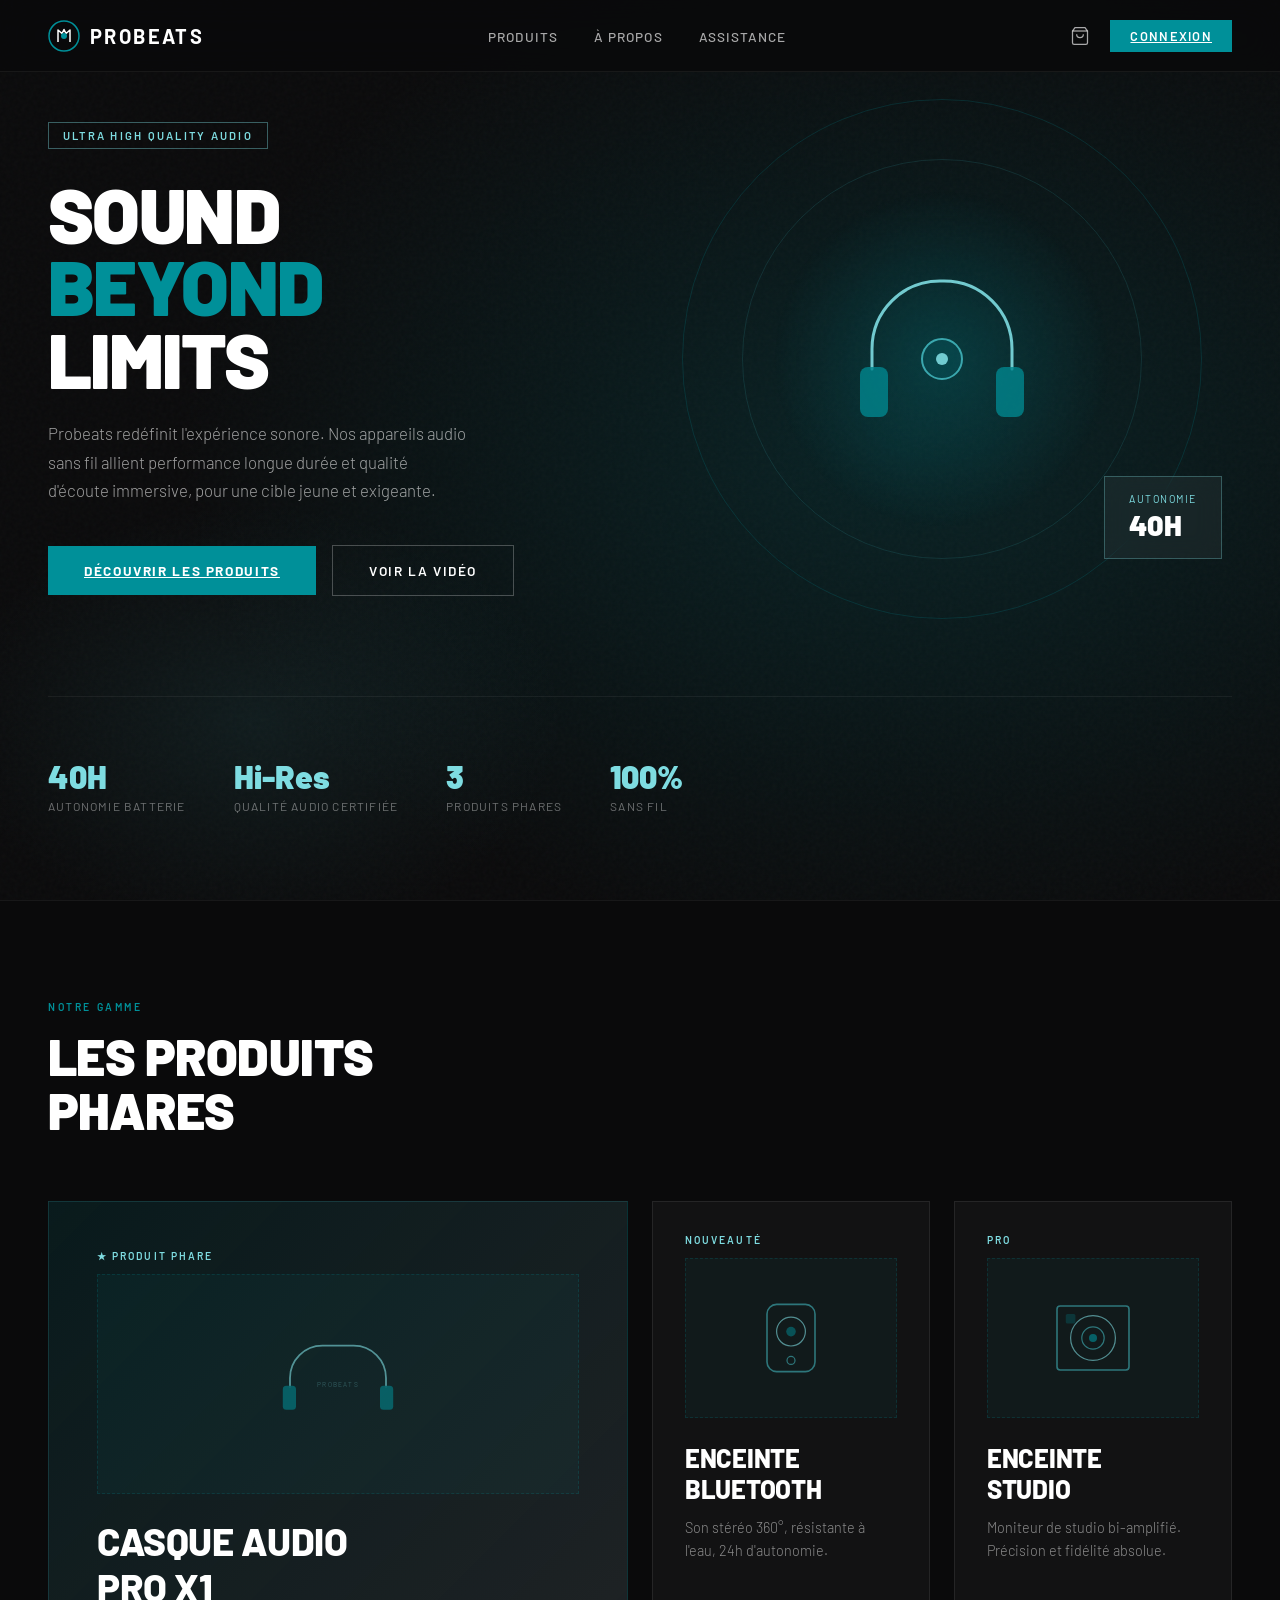
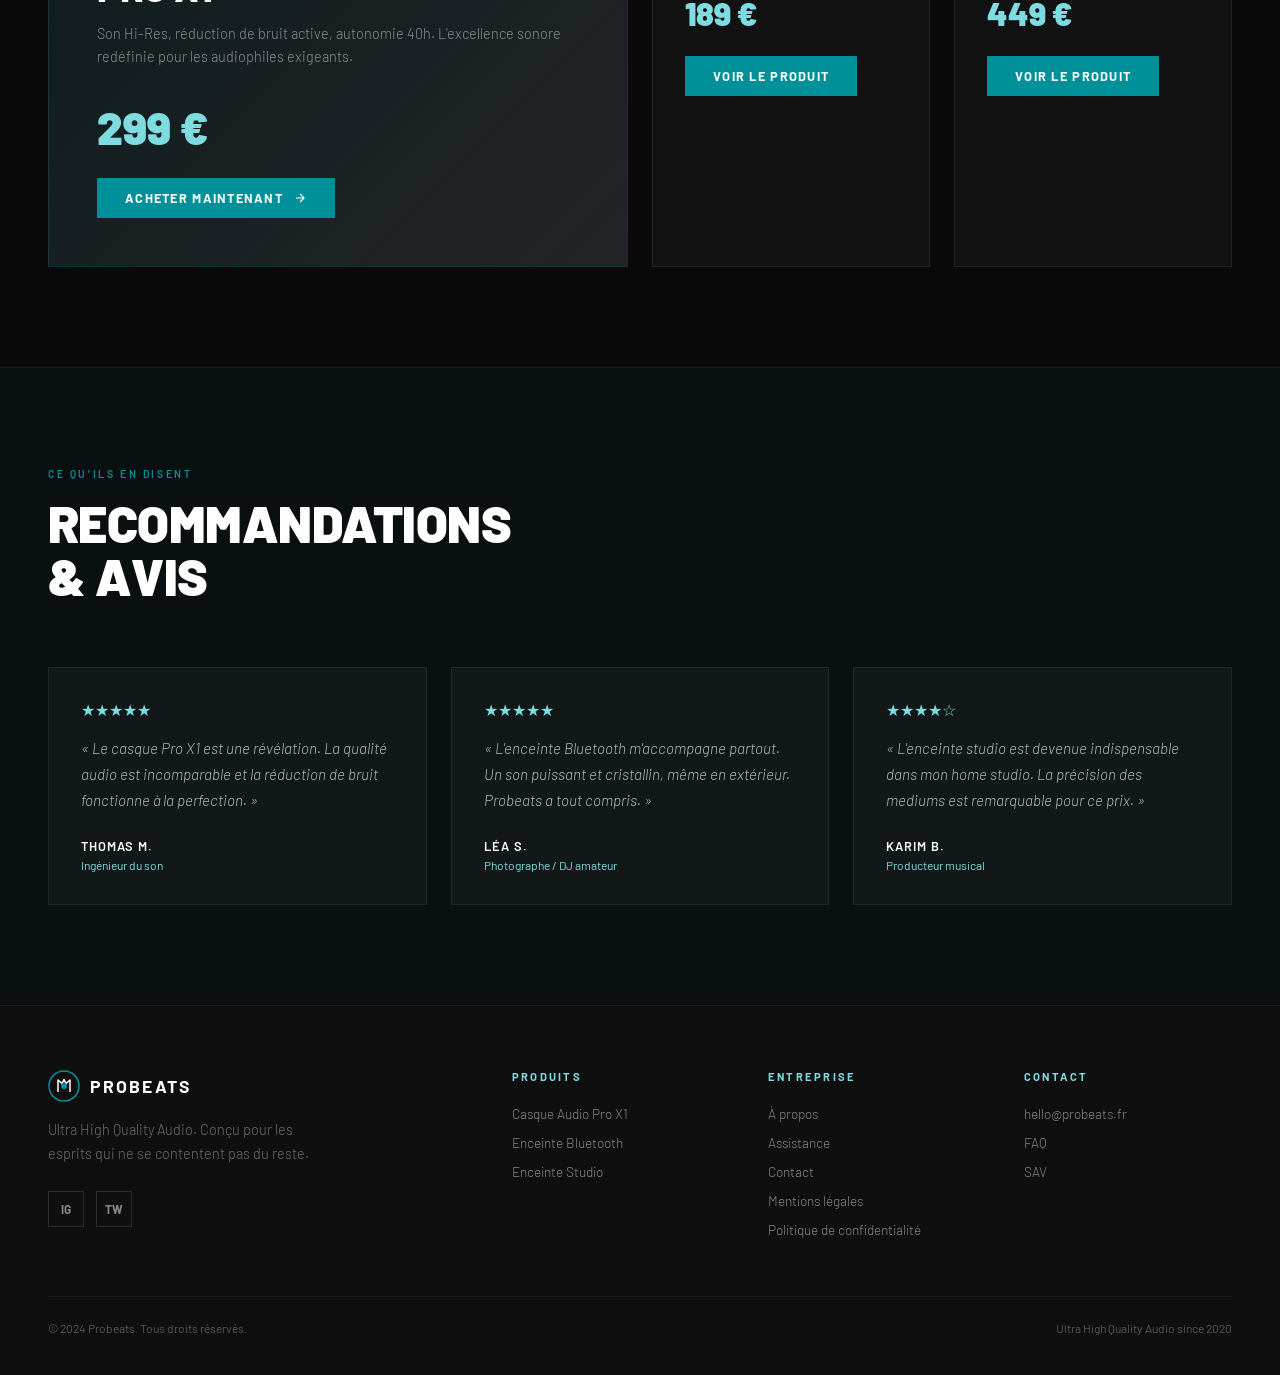
<file: index.html>
<!DOCTYPE html>
<html lang="fr">
<head>
  <meta charset="UTF-8" />
  <meta name="viewport" content="width=device-width, initial-scale=1.0" />
  <title>Probeats — Ultra High Quality Audio</title>
  <link href="https://fonts.googleapis.com/css2?family=Barlow:ital,wght@0,300;0,400;0,500;0,600;0,700;0,900;1,300&display=swap" rel="stylesheet" />
  <link rel="stylesheet" href="index.css"/>
</head>
<body>

  <!-- NAV -->
  <nav>
    <a href="index.html" class="nav-logo">
      <svg viewBox="0 0 32 32" fill="none" xmlns="http://www.w3.org/2000/svg">
        <circle cx="16" cy="16" r="15" stroke="#009099" stroke-width="1.5"/>
        <path d="M10 22V10l4 3.5 2-4 2 4 4-3.5v12" stroke="#fff" stroke-width="1.5" stroke-linejoin="round"/>
        <circle cx="16" cy="16" r="3" fill="#009099"/>
      </svg>
      Probeats
    </a>
    <ul class="nav-links">
      <li><a href="produit.html">Produits</a></li>
      <li><a href="about.html">À propos</a></li>
      <li><a href="assistance.html">Assistance</a></li>
    </ul>
    <div class="nav-actions">
      <!-- Panier -->
      <span class="nav-icon" title="Panier">
        <svg width="20" height="20" viewBox="0 0 24 24" fill="none" stroke="currentColor" stroke-width="1.5">
          <path d="M6 2L3 6v14a2 2 0 002 2h14a2 2 0 002-2V6l-3-4z"/><line x1="3" y1="6" x2="21" y2="6"/><path d="M16 10a4 4 0 01-8 0"/>
        </svg>
      </span>
      <!-- Login -->
      <a href="connexion.html" class="nav-btn">Connexion</a>
      <button class="mobile-menu-btn">
        <svg width="22" height="22" viewBox="0 0 24 24" fill="none" stroke="currentColor" stroke-width="2">
          <line x1="3" y1="6" x2="21" y2="6"/><line x1="3" y1="12" x2="21" y2="12"/><line x1="3" y1="18" x2="21" y2="18"/>
        </svg>
      </button>
    </div>
  </nav>

  <div class="mobile-overlay" id="mobileMenu">
    <button class="mobile-close" onclick="document.getElementById('mobileMenu').classList.remove('open')">
      <svg width="28" height="28" viewBox="0 0 24 24" fill="none" stroke="currentColor" stroke-width="2">
        <line x1="18" y1="6" x2="6" y2="18"/><line x1="6" y1="6" x2="18" y2="18"/>
      </svg>
    </button>
    <a href="index.html" onclick="document.getElementById('mobileMenu').classList.remove('open')">Accueil</a>
    <a href="produit.html" onclick="document.getElementById('mobileMenu').classList.remove('open')">Produits</a>
    <a href="about.html" onclick="document.getElementById('mobileMenu').classList.remove('open')">À propos</a>
    <a href="assistance.html" onclick="document.getElementById('mobileMenu').classList.remove('open')">Assistance</a>
    <a href="connexion.html" onclick="document.getElementById('mobileMenu').classList.remove('open')">Connexion</a>
  </div>

  <!-- HERO -->
  <section class="hero">
    <div class="hero-bg"></div>
    <div class="hero-noise"></div>

    <div class="hero-content">
      <div class="hero-tag">Ultra High Quality Audio</div>
      <h1 class="hero-title">
        Sound<br>
        <span>Beyond</span>
        Limits
      </h1>
      <p class="hero-desc">
        Probeats redéfinit l'expérience sonore. Nos appareils audio sans fil allient performance longue durée et qualité d'écoute immersive, pour une cible jeune et exigeante.
      </p>
      <div class="hero-cta">
        <a href="produit.html" class="btn-primary">Découvrir les produits</a>
        <button class="btn-ghost">Voir la vidéo</button>
      </div>
    </div>

    <div class="hero-visual">
      <div class="hero-product-ring">
        <div class="hero-ring-outer"></div>
        <div class="hero-ring-inner"></div>
        <div class="hero-product-glow">
          <!-- Headphone SVG icon -->
          <svg class="hero-headphone-icon" viewBox="0 0 200 200" fill="none" xmlns="http://www.w3.org/2000/svg">
            <path d="M30 110V90C30 52.3 60.3 22 98 22h4c37.7 0 68 30.3 68 68v20" stroke="#7EDCE1" stroke-width="3" stroke-linecap="round"/>
            <rect x="18" y="108" width="28" height="50" rx="8" fill="#009099" opacity="0.8"/>
            <rect x="154" y="108" width="28" height="50" rx="8" fill="#009099" opacity="0.8"/>
            <circle cx="100" cy="100" r="20" stroke="#41B4BB" stroke-width="2" fill="rgba(0,144,153,0.15)"/>
            <circle cx="100" cy="100" r="6" fill="#7EDCE1"/>
          </svg>
        </div>
        <div class="hero-badge">
          <div class="hero-badge-label">Autonomie</div>
          <div class="hero-badge-value">40H</div>
        </div>
      </div>
    </div>

    <div class="hero-stats">
      <div class="stat"><div class="stat-val">40H</div><div class="stat-label">Autonomie batterie</div></div>
      <div class="stat"><div class="stat-val">Hi-Res</div><div class="stat-label">Qualité audio certifiée</div></div>
      <div class="stat"><div class="stat-val">3</div><div class="stat-label">Produits phares</div></div>
      <div class="stat"><div class="stat-val">100%</div><div class="stat-label">Sans fil</div></div>
    </div>
  </section>

  <!-- PRODUITS -->
  <section class="products-section">
    <div class="products-header">
      <div class="section-label">Notre gamme</div>
      <h2 class="section-title">Les produits<br>phares</h2>
    </div>
    <div class="products-grid">

      <!-- Featured: Casque -->
      <div class="product-featured">
        <div class="product-tag">★ Produit phare</div>
        <div class="product-icon-area">
          <svg width="120" height="100" viewBox="0 0 200 150" fill="none">
            <path d="M20 80V65C20 35.1 44.1 11 74 11h52c29.9 0 54 24.1 54 54v15" stroke="#7EDCE1" stroke-width="3" stroke-linecap="round"/>
            <rect x="8" y="78" width="22" height="40" rx="6" fill="#009099" opacity="0.9"/>
            <rect x="170" y="78" width="22" height="40" rx="6" fill="#009099" opacity="0.9"/>
            <text x="100" y="80" text-anchor="middle" font-family="Barlow" font-size="11" fill="rgba(126,220,225,0.5)" letter-spacing="2">PROBEATS</text>
          </svg>
        </div>
        <div class="product-name">Casque Audio<br>Pro X1</div>
        <div class="product-desc">Son Hi-Res, réduction de bruit active, autonomie 40h. L'excellence sonore redéfinie pour les audiophiles exigeants.</div>
        <div class="product-price">299 €</div>
        <a href="commande.html" class="btn-buy">
          Acheter maintenant
          <svg width="14" height="14" viewBox="0 0 24 24" fill="none" stroke="currentColor" stroke-width="2"><path d="M5 12h14M12 5l7 7-7 7"/></svg>
        </a>
      </div>

      <!-- Card: Enceinte Bluetooth -->
      <div class="product-card">
        <div class="product-tag">Nouveauté</div>
        <div class="product-icon-area">
          <svg width="70" height="80" viewBox="0 0 80 100" fill="none">
            <rect x="10" y="8" width="60" height="84" rx="12" stroke="#41B4BB" stroke-width="2"/>
            <circle cx="40" cy="42" r="18" stroke="#7EDCE1" stroke-width="1.5"/>
            <circle cx="40" cy="42" r="6" fill="#009099" opacity="0.8"/>
            <circle cx="40" cy="78" r="5" stroke="#41B4BB" stroke-width="1.5"/>
          </svg>
        </div>
        <div class="product-name">Enceinte<br>Bluetooth</div>
        <div class="product-desc">Son stéréo 360°, résistante à l'eau, 24h d'autonomie.</div>
        <div class="product-price">189 €</div>
        <a href="produit.html" class="btn-buy">Voir le produit</a>
      </div>

      <!-- Card: Enceinte Studio -->
      <div class="product-card">
        <div class="product-tag">Pro</div>
        <div class="product-icon-area">
          <svg width="80" height="80" viewBox="0 0 100 100" fill="none">
            <rect x="5" y="10" width="90" height="80" rx="4" stroke="#41B4BB" stroke-width="2"/>
            <circle cx="50" cy="50" r="28" stroke="#7EDCE1" stroke-width="1.5"/>
            <circle cx="50" cy="50" r="14" stroke="#41B4BB" stroke-width="1.5"/>
            <circle cx="50" cy="50" r="5" fill="#009099"/>
            <rect x="16" y="20" width="12" height="12" rx="2" fill="rgba(0,144,153,0.4)"/>
          </svg>
        </div>
        <div class="product-name">Enceinte<br>Studio</div>
        <div class="product-desc">Moniteur de studio bi-amplifié. Précision et fidélité absolue.</div>
        <div class="product-price">449 €</div>
        <a href="produit.html" class="btn-buy">Voir le produit</a>
      </div>

    </div>
  </section>

  <!-- TESTIMONIALS -->
  <section class="testimonials-section">
    <div class="testimonials-header">
      <div class="section-label">Ce qu'ils en disent</div>
      <h2 class="section-title">Recommandations<br>& avis</h2>
    </div>
    <div class="testimonials-track">
      <div class="testimonial-card">
        <div class="testimonial-stars">★★★★★</div>
        <p class="testimonial-text">« Le casque Pro X1 est une révélation. La qualité audio est incomparable et la réduction de bruit fonctionne à la perfection. »</p>
        <div class="testimonial-author">Thomas M.</div>
        <div class="testimonial-role">Ingénieur du son</div>
      </div>
      <div class="testimonial-card">
        <div class="testimonial-stars">★★★★★</div>
        <p class="testimonial-text">« L'enceinte Bluetooth m'accompagne partout. Un son puissant et cristallin, même en extérieur. Probeats a tout compris. »</p>
        <div class="testimonial-author">Léa S.</div>
        <div class="testimonial-role">Photographe / DJ amateur</div>
      </div>
      <div class="testimonial-card">
        <div class="testimonial-stars">★★★★☆</div>
        <p class="testimonial-text">« L'enceinte studio est devenue indispensable dans mon home studio. La précision des mediums est remarquable pour ce prix. »</p>
        <div class="testimonial-author">Karim B.</div>
        <div class="testimonial-role">Producteur musical</div>
      </div>
    </div>
  </section>

  <!-- FOOTER -->
  <footer>
    <div class="footer-grid">
      <div class="footer-brand">
        <a href="index.html" class="nav-logo" style="font-size:1.1rem;">
          <svg viewBox="0 0 32 32" fill="none" width="28" height="28">
            <circle cx="16" cy="16" r="15" stroke="#009099" stroke-width="1.5"/>
            <path d="M10 22V10l4 3.5 2-4 2 4 4-3.5v12" stroke="#fff" stroke-width="1.5" stroke-linejoin="round"/>
            <circle cx="16" cy="16" r="3" fill="#009099"/>
          </svg>
          Probeats
        </a>
        <p>Ultra High Quality Audio. Conçu pour les esprits qui ne se contentent pas du reste.</p>
        <div class="footer-social">
          <a href="#" class="social-btn" title="Instagram">IG</a>
          <a href="#" class="social-btn" title="Twitter">TW</a>
        </div>
      </div>
      <div class="footer-col">
        <h4>Produits</h4>
        <ul>
          <li><a href="produit.html">Casque Audio Pro X1</a></li>
          <li><a href="produit.html">Enceinte Bluetooth</a></li>
          <li><a href="produit.html">Enceinte Studio</a></li>
        </ul>
      </div>
      <div class="footer-col">
        <h4>Entreprise</h4>
        <ul>
          <li><a href="about.html">À propos</a></li>
          <li><a href="assistance.html">Assistance</a></li>
          <li><a href="assistance.html">Contact</a></li>
          <li><a href="mentions-legales.html">Mentions légales</a></li>
          <li><a href="mentions-legales.html">Politique de confidentialité</a></li>
        </ul>
      </div>
      <div class="footer-col">
        <h4>Contact</h4>
        <ul>
          <li><a href="mailto:hello@probeats.fr">hello@probeats.fr</a></li>
          <li><a href="assistance.html">FAQ</a></li>
          <li><a href="assistance.html">SAV</a></li>
        </ul>
      </div>
    </div>
    <div class="footer-bottom">
      <p>© 2024 Probeats. Tous droits réservés.</p>
      <p>Ultra High Quality Audio since 2020</p>
    </div>
  </footer>

</body>
</html>
</file>
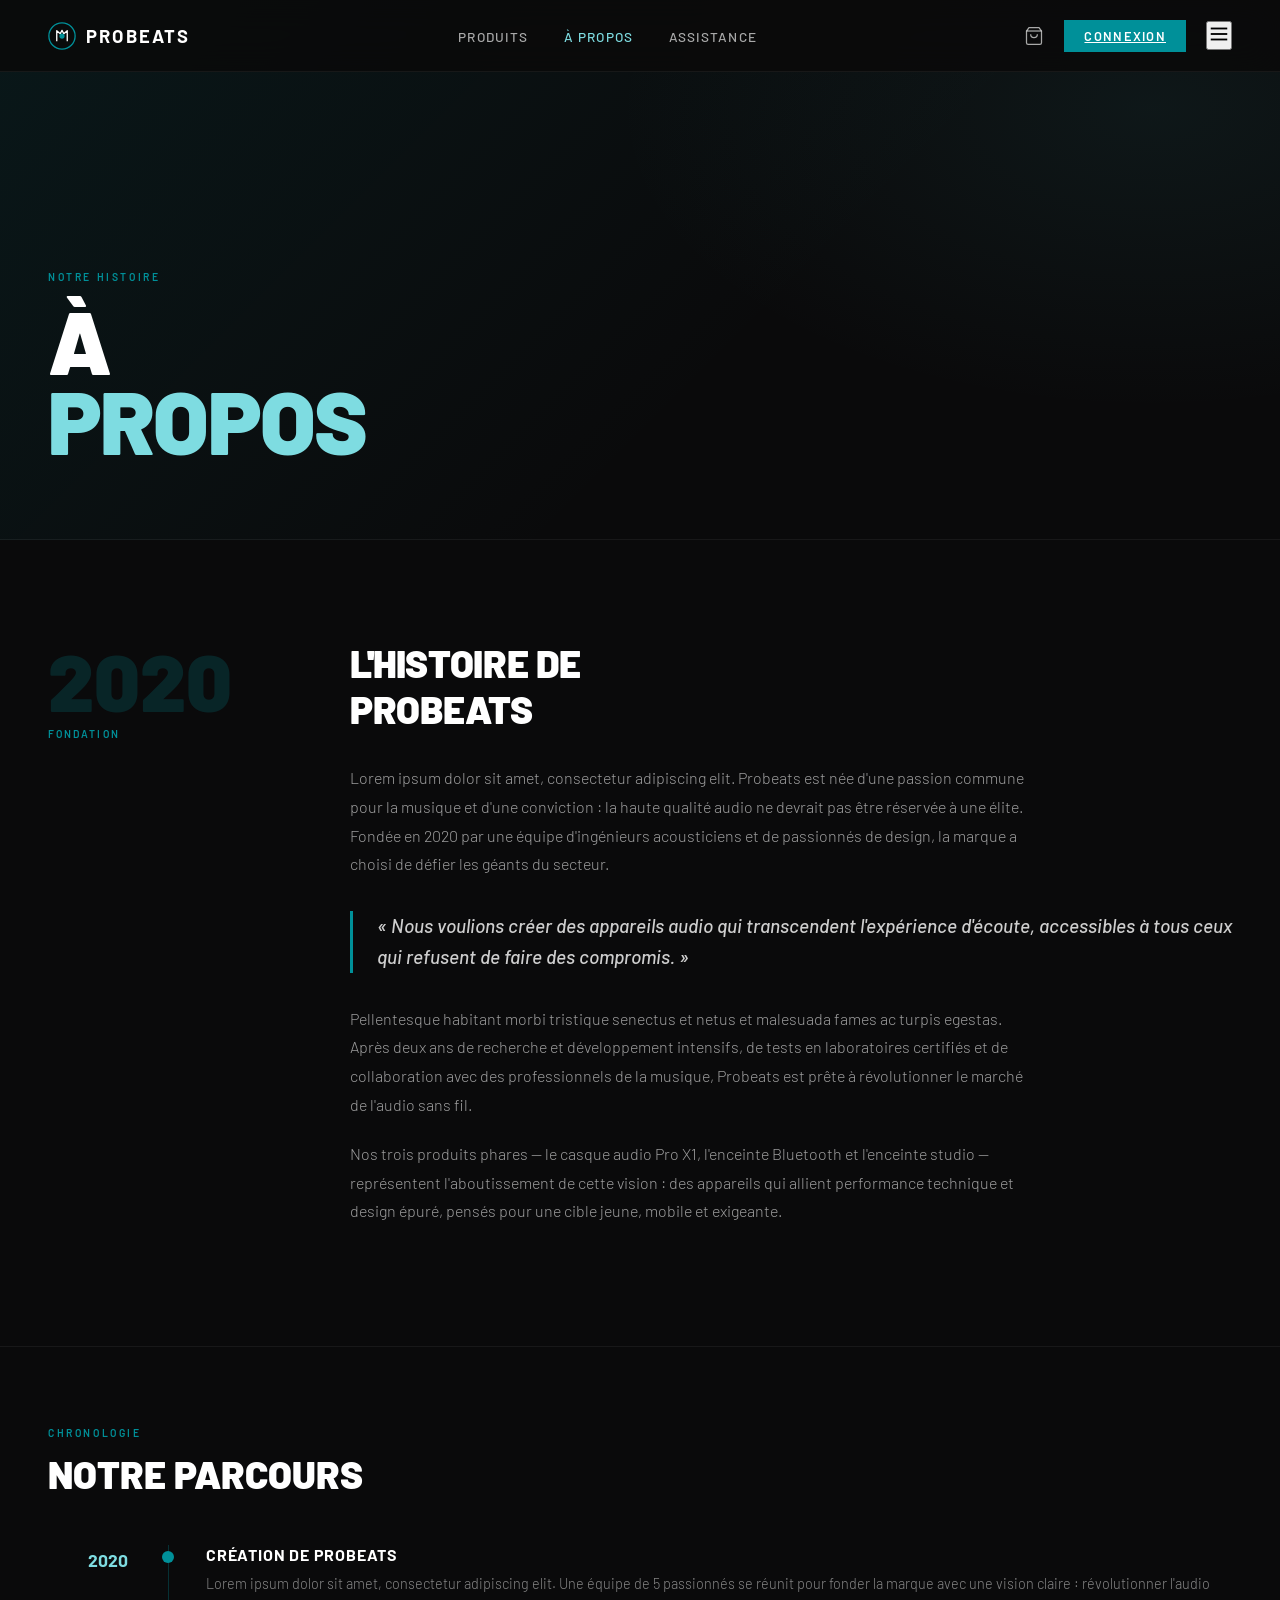
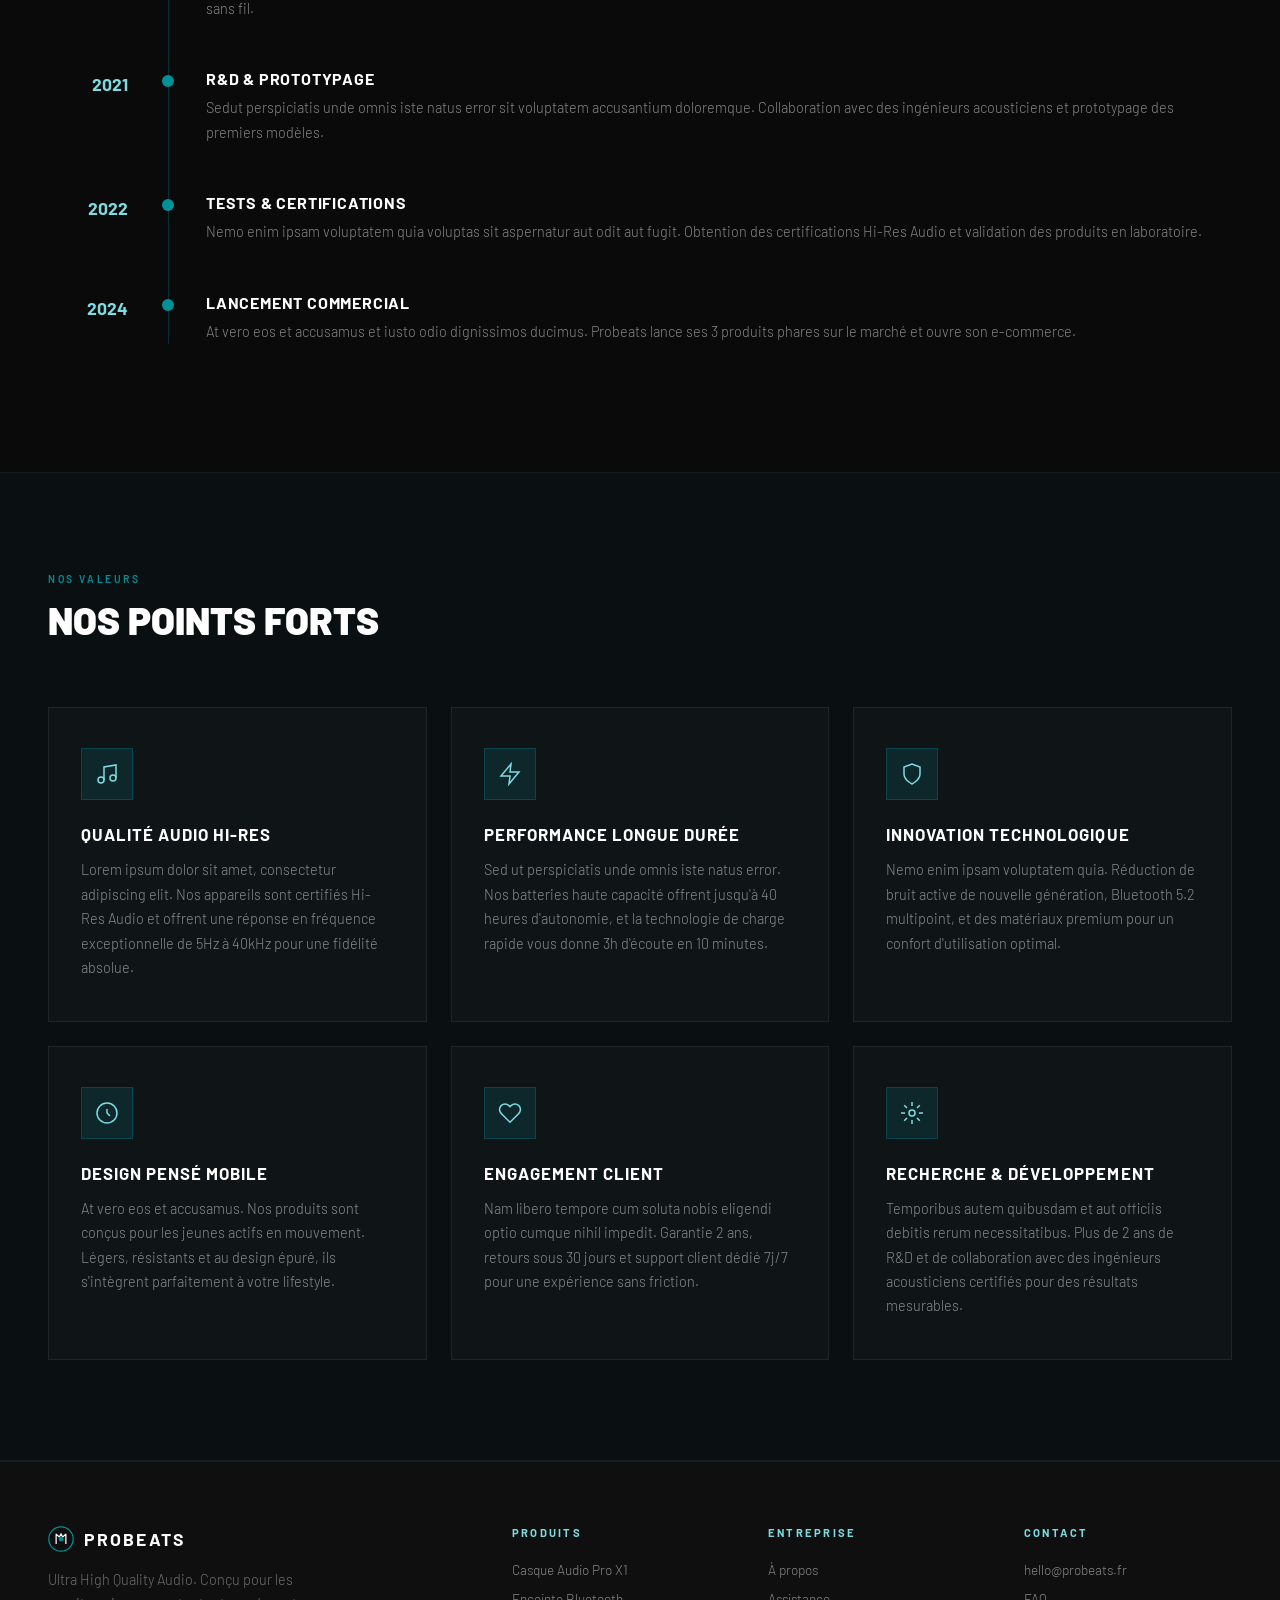
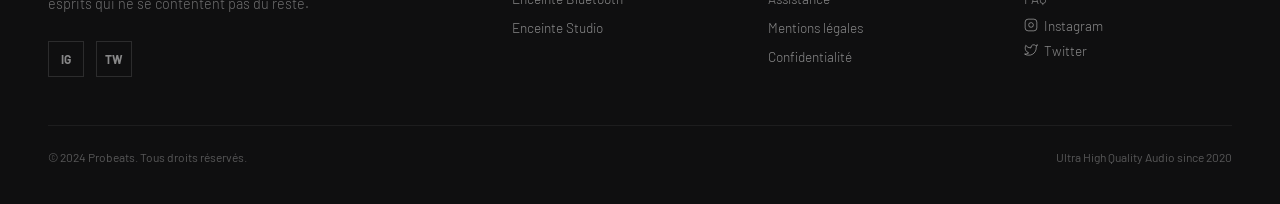
<file: about.html>
<!DOCTYPE html>
<html lang="fr">
<head>
  <meta charset="UTF-8"/>
  <meta name="viewport" content="width=device-width, initial-scale=1.0"/>
  <title>Probeats — À Propos</title>
  <link href="https://fonts.googleapis.com/css2?family=Barlow:ital,wght@0,300;0,400;0,500;0,600;0,700;0,900;1,300&display=swap" rel="stylesheet"/>
  <link rel="stylesheet" href="about.css"/>
</head>
<body>

  <nav>
    <a href="index.html" class="nav-logo">
      <svg viewBox="0 0 32 32" fill="none" width="28" height="28">
        <circle cx="16" cy="16" r="15" stroke="#009099" stroke-width="1.5"/>
        <path d="M10 22V10l4 3.5 2-4 2 4 4-3.5v12" stroke="#fff" stroke-width="1.5" stroke-linejoin="round"/>
        <circle cx="16" cy="16" r="3" fill="#009099"/>
      </svg>
      Probeats
    </a>
    <ul class="nav-links">
      <li><a href="produit.html">Produits</a></li>
      <li><a href="about.html" class="active">À propos</a></li>
      <li><a href="assistance.html">Assistance</a></li>
    </ul>
    <div class="nav-actions">
      <span class="nav-icon">
        <svg width="20" height="20" viewBox="0 0 24 24" fill="none" stroke="currentColor" stroke-width="1.5"><path d="M6 2L3 6v14a2 2 0 002 2h14a2 2 0 002-2V6l-3-4z"/><line x1="3" y1="6" x2="21" y2="6"/><path d="M16 10a4 4 0 01-8 0"/></svg>
      </span>
      <a href="connexion.html" class="nav-btn">Connexion</a>
      <button class="mobile-menu-btn" onclick="document.getElementById('mobileMenu').classList.add('open')">
        <svg width="22" height="22" viewBox="0 0 24 24" fill="none" stroke="currentColor" stroke-width="2">
          <line x1="3" y1="6" x2="21" y2="6"/><line x1="3" y1="12" x2="21" y2="12"/><line x1="3" y1="18" x2="21" y2="18"/>
        </svg>
      </button>
    </div>
  </nav>

  <div class="mobile-overlay" id="mobileMenu">
    <button class="mobile-close" onclick="document.getElementById('mobileMenu').classList.remove('open')">
      <svg width="28" height="28" viewBox="0 0 24 24" fill="none" stroke="currentColor" stroke-width="2">
        <line x1="18" y1="6" x2="6" y2="18"/><line x1="6" y1="6" x2="18" y2="18"/>
      </svg>
    </button>
    <a href="index.html" onclick="document.getElementById('mobileMenu').classList.remove('open')">Accueil</a>
    <a href="produit.html" onclick="document.getElementById('mobileMenu').classList.remove('open')">Produits</a>
    <a href="about.html" onclick="document.getElementById('mobileMenu').classList.remove('open')">À propos</a>
    <a href="assistance.html" onclick="document.getElementById('mobileMenu').classList.remove('open')">Assistance</a>
    <a href="connexion.html" onclick="document.getElementById('mobileMenu').classList.remove('open')">Connexion</a>
  </div>

  <!-- PAGE HEADER -->
  <div class="page-header">
    <div class="page-header-bg"></div>
    <div class="page-header-line"></div>
    <div class="page-header-content">
      <div class="page-header-label">Notre histoire</div>
      <h1 class="page-header-title">
        À <em>propos</em>
      </h1>
    </div>
  </div>

  <!-- STORY -->
  <section class="story-section">
    <div class="story-meta">
      <div class="story-year">2020</div>
      <div class="story-label">Fondation</div>
    </div>
    <div class="story-content">
      <h2>L'histoire de<br>Probeats</h2>
      <p class="story-text">
        Lorem ipsum dolor sit amet, consectetur adipiscing elit. Probeats est née d'une passion commune pour la musique et d'une conviction : la haute qualité audio ne devrait pas être réservée à une élite. Fondée en 2020 par une équipe d'ingénieurs acousticiens et de passionnés de design, la marque a choisi de défier les géants du secteur.
      </p>
      <div class="story-highlight">
        « Nous voulions créer des appareils audio qui transcendent l'expérience d'écoute, accessibles à tous ceux qui refusent de faire des compromis. »
      </div>
      <p class="story-text">
        Pellentesque habitant morbi tristique senectus et netus et malesuada fames ac turpis egestas. Après deux ans de recherche et développement intensifs, de tests en laboratoires certifiés et de collaboration avec des professionnels de la musique, Probeats est prête à révolutionner le marché de l'audio sans fil.
      </p>
      <p class="story-text">
        Nos trois produits phares — le casque audio Pro X1, l'enceinte Bluetooth et l'enceinte studio — représentent l'aboutissement de cette vision : des appareils qui allient performance technique et design épuré, pensés pour une cible jeune, mobile et exigeante.
      </p>
    </div>
  </section>

  <!-- TIMELINE -->
  <section class="timeline-section">
    <div class="section-label">Chronologie</div>
    <h2 class="section-title">Notre parcours</h2>
    <div class="timeline">
      <div class="timeline-item">
        <div class="timeline-year">2020</div>
        <div class="timeline-dot"></div>
        <div class="timeline-content">
          <div class="timeline-title">Création de Probeats</div>
          <div class="timeline-text">Lorem ipsum dolor sit amet, consectetur adipiscing elit. Une équipe de 5 passionnés se réunit pour fonder la marque avec une vision claire : révolutionner l'audio sans fil.</div>
        </div>
      </div>
      <div class="timeline-item">
        <div class="timeline-year">2021</div>
        <div class="timeline-dot"></div>
        <div class="timeline-content">
          <div class="timeline-title">R&D & Prototypage</div>
          <div class="timeline-text">Sedut perspiciatis unde omnis iste natus error sit voluptatem accusantium doloremque. Collaboration avec des ingénieurs acousticiens et prototypage des premiers modèles.</div>
        </div>
      </div>
      <div class="timeline-item">
        <div class="timeline-year">2022</div>
        <div class="timeline-dot"></div>
        <div class="timeline-content">
          <div class="timeline-title">Tests & Certifications</div>
          <div class="timeline-text">Nemo enim ipsam voluptatem quia voluptas sit aspernatur aut odit aut fugit. Obtention des certifications Hi-Res Audio et validation des produits en laboratoire.</div>
        </div>
      </div>
      <div class="timeline-item">
        <div class="timeline-year">2024</div>
        <div class="timeline-dot"></div>
        <div class="timeline-content">
          <div class="timeline-title">Lancement commercial</div>
          <div class="timeline-text">At vero eos et accusamus et iusto odio dignissimos ducimus. Probeats lance ses 3 produits phares sur le marché et ouvre son e-commerce.</div>
        </div>
      </div>
    </div>
  </section>

  <!-- STRENGTHS -->
  <section class="strengths-section">
    <div class="strengths-header">
      <div class="section-label">Nos valeurs</div>
      <h2 class="section-title">Nos points forts</h2>
    </div>
    <div class="strengths-grid">
      <div class="strength-card">
        <div class="strength-icon">
          <svg width="24" height="24" viewBox="0 0 24 24" fill="none" stroke="currentColor" stroke-width="1.5">
            <path d="M9 18V5l12-2v13"/><circle cx="6" cy="18" r="3"/><circle cx="18" cy="16" r="3"/>
          </svg>
        </div>
        <div class="strength-title">Qualité audio Hi-Res</div>
        <div class="strength-text">Lorem ipsum dolor sit amet, consectetur adipiscing elit. Nos appareils sont certifiés Hi-Res Audio et offrent une réponse en fréquence exceptionnelle de 5Hz à 40kHz pour une fidélité absolue.</div>
      </div>
      <div class="strength-card">
        <div class="strength-icon">
          <svg width="24" height="24" viewBox="0 0 24 24" fill="none" stroke="currentColor" stroke-width="1.5">
            <path d="M13 2L3 14h9l-1 8 10-12h-9l1-8z"/>
          </svg>
        </div>
        <div class="strength-title">Performance longue durée</div>
        <div class="strength-text">Sed ut perspiciatis unde omnis iste natus error. Nos batteries haute capacité offrent jusqu'à 40 heures d'autonomie, et la technologie de charge rapide vous donne 3h d'écoute en 10 minutes.</div>
      </div>
      <div class="strength-card">
        <div class="strength-icon">
          <svg width="24" height="24" viewBox="0 0 24 24" fill="none" stroke="currentColor" stroke-width="1.5">
            <path d="M12 22s8-4 8-10V5l-8-3-8 3v7c0 6 8 10 8 10z"/>
          </svg>
        </div>
        <div class="strength-title">Innovation technologique</div>
        <div class="strength-text">Nemo enim ipsam voluptatem quia. Réduction de bruit active de nouvelle génération, Bluetooth 5.2 multipoint, et des matériaux premium pour un confort d'utilisation optimal.</div>
      </div>
      <div class="strength-card">
        <div class="strength-icon">
          <svg width="24" height="24" viewBox="0 0 24 24" fill="none" stroke="currentColor" stroke-width="1.5">
            <circle cx="12" cy="12" r="10"/><path d="M12 8v4l3 3"/>
          </svg>
        </div>
        <div class="strength-title">Design pensé mobile</div>
        <div class="strength-text">At vero eos et accusamus. Nos produits sont conçus pour les jeunes actifs en mouvement. Légers, résistants et au design épuré, ils s'intègrent parfaitement à votre lifestyle.</div>
      </div>
      <div class="strength-card">
        <div class="strength-icon">
          <svg width="24" height="24" viewBox="0 0 24 24" fill="none" stroke="currentColor" stroke-width="1.5">
            <path d="M20.84 4.61a5.5 5.5 0 00-7.78 0L12 5.67l-1.06-1.06a5.5 5.5 0 00-7.78 7.78l1.06 1.06L12 21.23l7.78-7.78 1.06-1.06a5.5 5.5 0 000-7.78z"/>
          </svg>
        </div>
        <div class="strength-title">Engagement client</div>
        <div class="strength-text">Nam libero tempore cum soluta nobis eligendi optio cumque nihil impedit. Garantie 2 ans, retours sous 30 jours et support client dédié 7j/7 pour une expérience sans friction.</div>
      </div>
      <div class="strength-card">
        <div class="strength-icon">
          <svg width="24" height="24" viewBox="0 0 24 24" fill="none" stroke="currentColor" stroke-width="1.5">
            <circle cx="12" cy="12" r="3"/><path d="M12 1v4M12 19v4M4.22 4.22l2.83 2.83M16.95 16.95l2.83 2.83M1 12h4M19 12h4M4.22 19.78l2.83-2.83M16.95 7.05l2.83-2.83"/>
          </svg>
        </div>
        <div class="strength-title">Recherche & Développement</div>
        <div class="strength-text">Temporibus autem quibusdam et aut officiis debitis rerum necessitatibus. Plus de 2 ans de R&D et de collaboration avec des ingénieurs acousticiens certifiés pour des résultats mesurables.</div>
      </div>
    </div>
  </section>

  <footer>
    <div class="footer-grid">
      <div class="footer-brand">
        <a href="index.html" class="nav-logo" style="font-size:1.1rem;">
          <svg viewBox="0 0 32 32" fill="none" width="26" height="26">
            <circle cx="16" cy="16" r="15" stroke="#009099" stroke-width="1.5"/>
            <path d="M10 22V10l4 3.5 2-4 2 4 4-3.5v12" stroke="#fff" stroke-width="1.5" stroke-linejoin="round"/>
            <circle cx="16" cy="16" r="3" fill="#009099"/>
          </svg>
          Probeats
        </a>
        <p>Ultra High Quality Audio. Conçu pour les esprits qui ne se contentent pas du reste.</p>
        <div class="footer-social">
          <a href="#" class="social-btn">IG</a>
          <a href="#" class="social-btn">TW</a>
        </div>
      </div>
      <div class="footer-col">
        <h4>Produits</h4>
        <ul>
          <li><a href="produit.html">Casque Audio Pro X1</a></li>
          <li><a href="produit.html">Enceinte Bluetooth</a></li>
          <li><a href="produit.html">Enceinte Studio</a></li>
        </ul>
      </div>
      <div class="footer-col">
        <h4>Entreprise</h4>
        <ul>
          <li><a href="about.html">À propos</a></li>
          <li><a href="assistance.html">Assistance</a></li>
          <li><a href="mentions-legales.html">Mentions légales</a></li>
          <li><a href="mentions-legales.html">Confidentialité</a></li>
        </ul>
      </div>
      <div class="footer-col">
        <h4>Contact</h4>
        <ul>
          <li><a href="mailto:hello@probeats.fr">hello@probeats.fr</a></li>
          <li><a href="assistance.html">FAQ</a></li>
          <a href="#" style="display:flex;align-items:center;gap:6px;font-size:0.85rem;font-weight:300;color:rgba(255,255,255,0.5);text-decoration:none;margin-top:4px;">
            <svg width="14" height="14" viewBox="0 0 24 24" fill="none" stroke="currentColor" stroke-width="1.5"><rect x="2" y="2" width="20" height="20" rx="5" ry="5"/><path d="M16 11.37A4 4 0 1112.63 8 4 4 0 0116 11.37z"/><line x1="17.5" y1="6.5" x2="17.51" y2="6.5"/></svg>
            Instagram
          </a>
          <a href="#" style="display:flex;align-items:center;gap:6px;font-size:0.85rem;font-weight:300;color:rgba(255,255,255,0.5);text-decoration:none;margin-top:8px;">
            <svg width="14" height="14" viewBox="0 0 24 24" fill="none" stroke="currentColor" stroke-width="1.5"><path d="M23 3a10.9 10.9 0 01-3.14 1.53 4.48 4.48 0 00-7.86 3v1A10.66 10.66 0 013 4s-4 9 5 13a11.64 11.64 0 01-7 2c9 5 20 0 20-11.5a4.5 4.5 0 00-.08-.83A7.72 7.72 0 0023 3z"/></svg>
            Twitter
          </a>
        </ul>
      </div>
    </div>
    <div class="footer-bottom">
      <p>© 2024 Probeats. Tous droits réservés.</p>
      <p>Ultra High Quality Audio since 2020</p>
    </div>
  </footer>

</body>
</html>
</file>
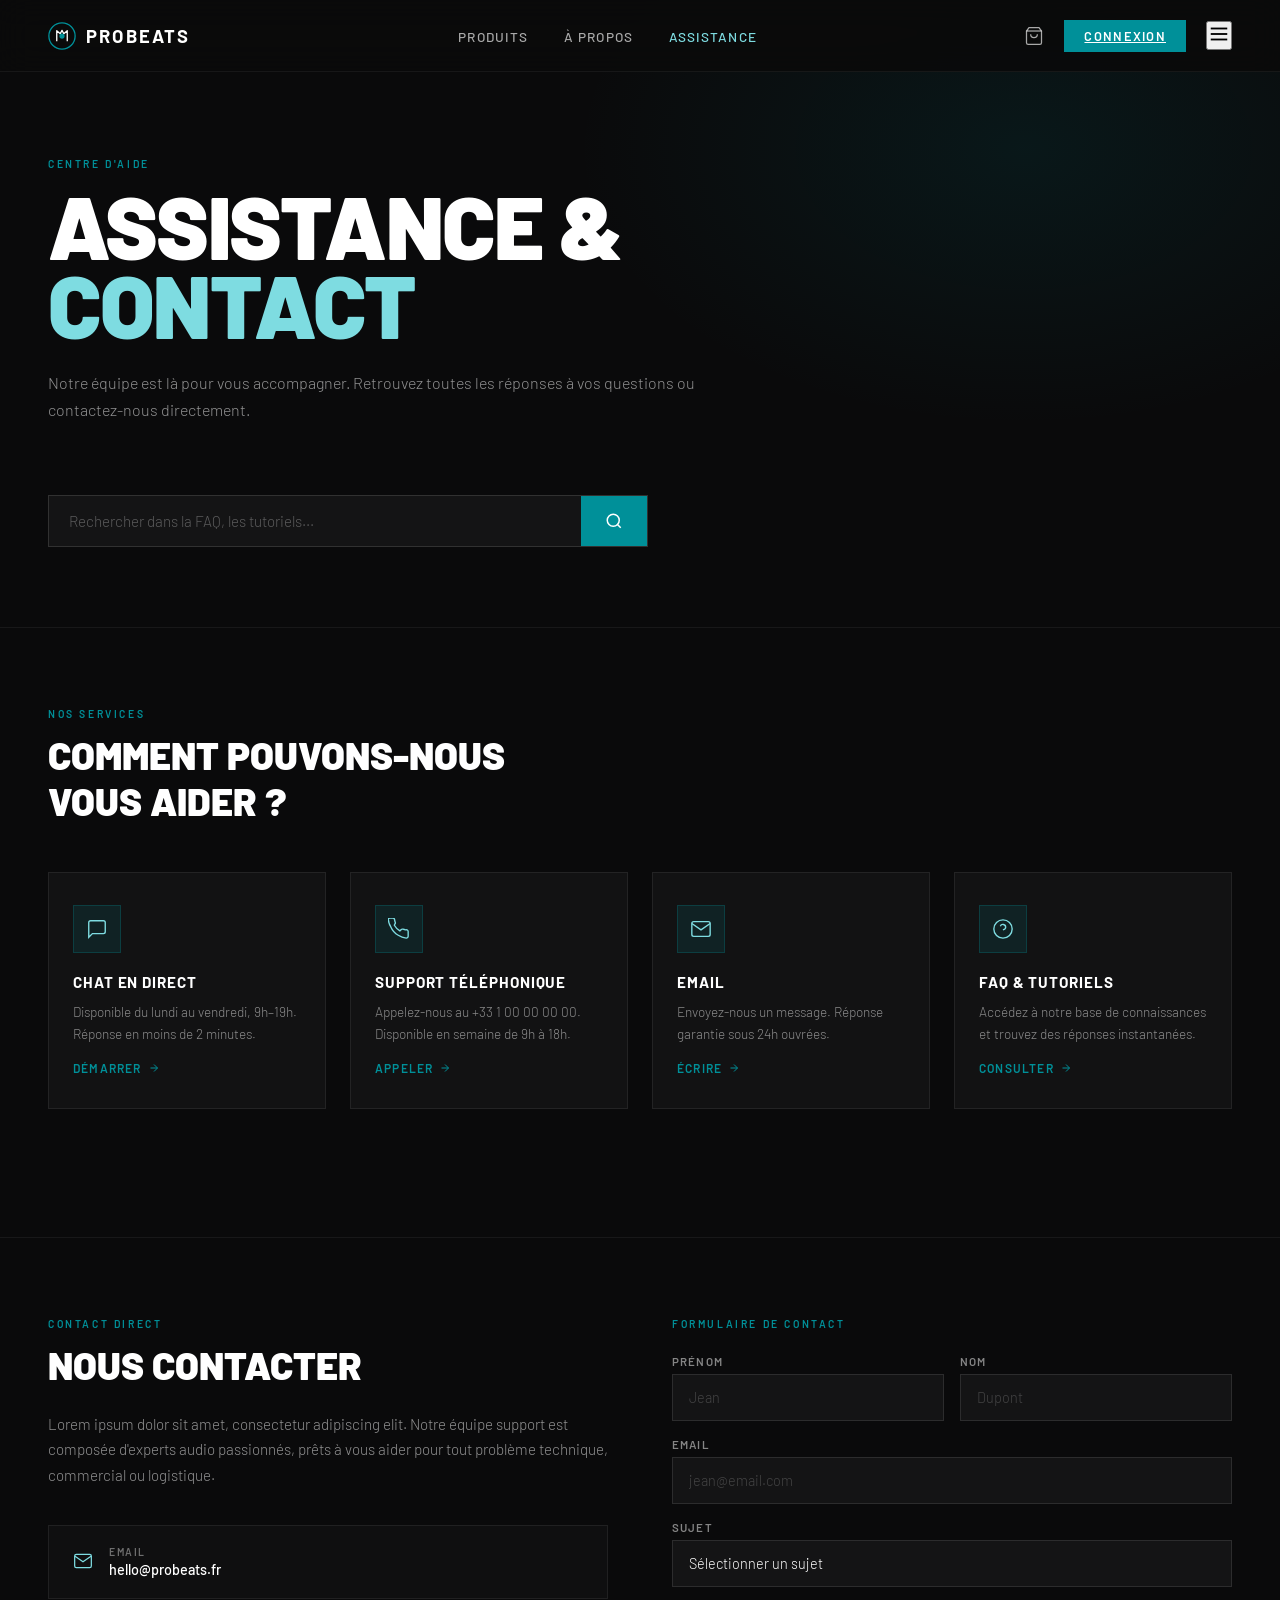
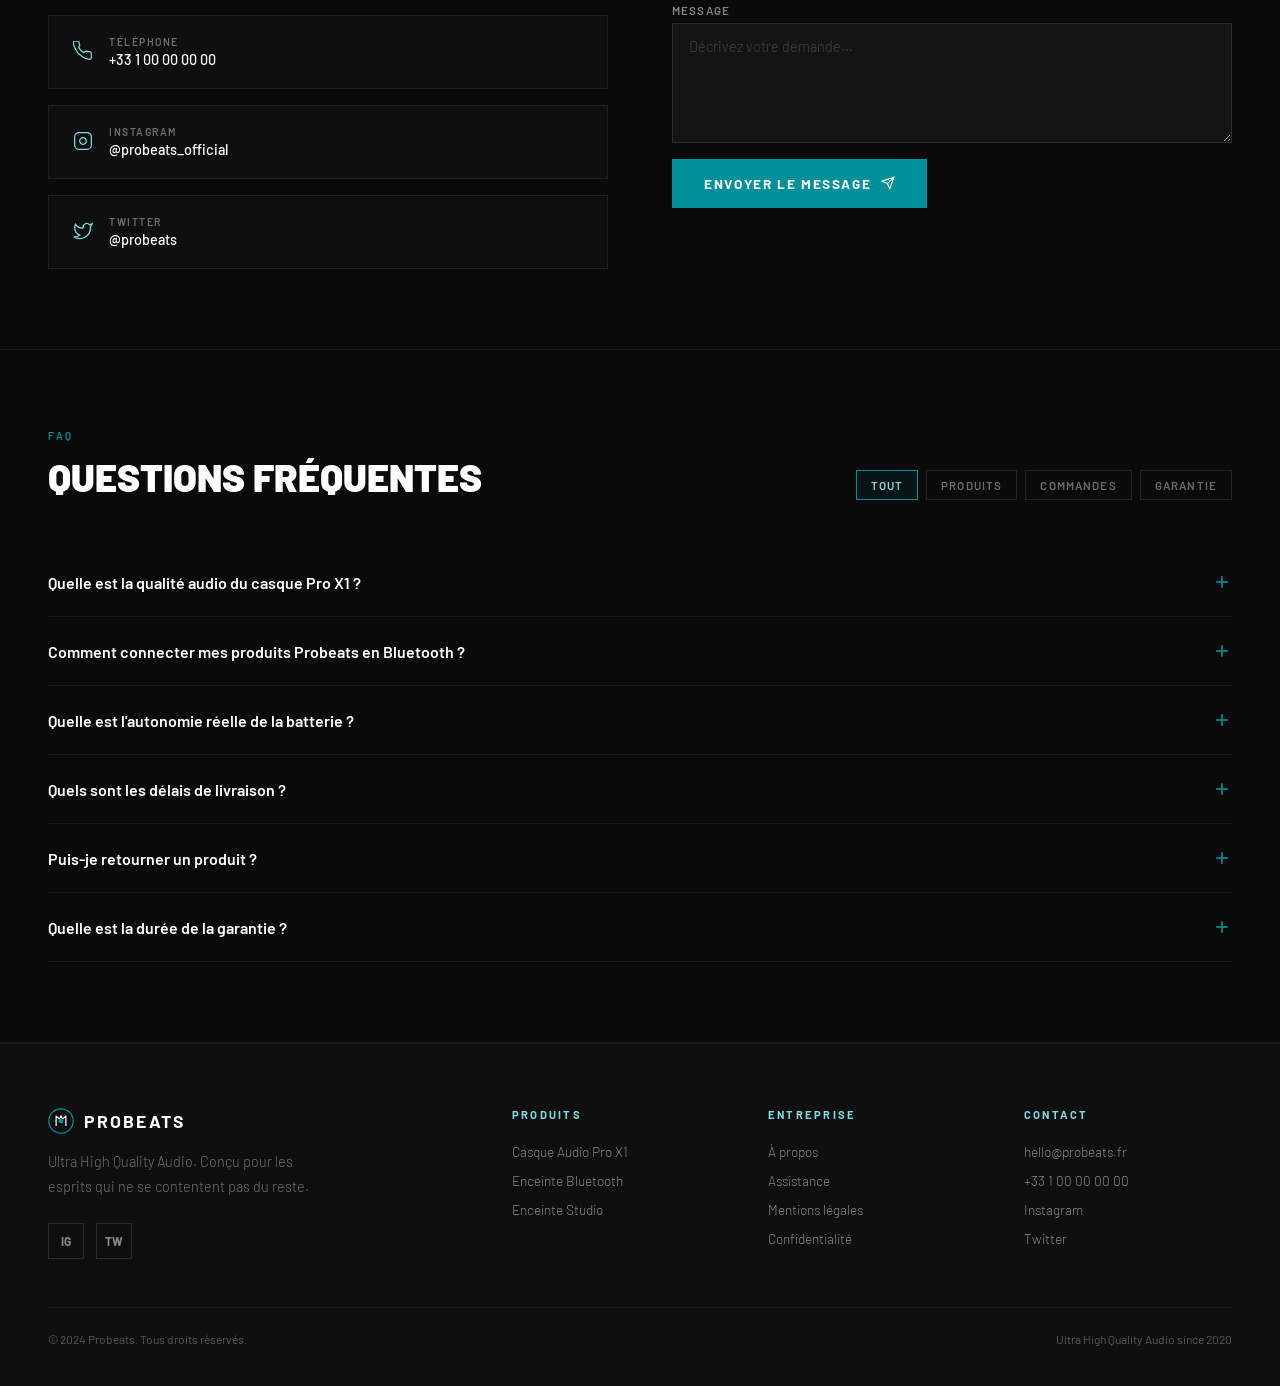
<file: assistance.html>
<!DOCTYPE html>
<html lang="fr">
<head>
  <meta charset="UTF-8"/>
  <meta name="viewport" content="width=device-width, initial-scale=1.0"/>
  <title>Probeats — Assistance</title>
  <link href="https://fonts.googleapis.com/css2?family=Barlow:ital,wght@0,300;0,400;0,500;0,600;0,700;0,900&display=swap" rel="stylesheet"/>
  <link rel="stylesheet" href="assistance.css"/>
</head>
<body>

  <nav>
    <a href="index.html" class="nav-logo">
      <svg viewBox="0 0 32 32" fill="none" width="28" height="28">
        <circle cx="16" cy="16" r="15" stroke="#009099" stroke-width="1.5"/>
        <path d="M10 22V10l4 3.5 2-4 2 4 4-3.5v12" stroke="#fff" stroke-width="1.5" stroke-linejoin="round"/>
        <circle cx="16" cy="16" r="3" fill="#009099"/>
      </svg>
      Probeats
    </a>
    <ul class="nav-links">
      <li><a href="produit.html">Produits</a></li>
      <li><a href="about.html">À propos</a></li>
      <li><a href="assistance.html" class="active">Assistance</a></li>
    </ul>
    <div class="nav-actions">
      <span class="nav-icon">
        <svg width="20" height="20" viewBox="0 0 24 24" fill="none" stroke="currentColor" stroke-width="1.5"><path d="M6 2L3 6v14a2 2 0 002 2h14a2 2 0 002-2V6l-3-4z"/><line x1="3" y1="6" x2="21" y2="6"/><path d="M16 10a4 4 0 01-8 0"/></svg>
      </span>
      <a href="connexion.html" class="nav-btn">Connexion</a>
      <button class="mobile-menu-btn" onclick="document.getElementById('mobileMenu').classList.add('open')">
        <svg width="22" height="22" viewBox="0 0 24 24" fill="none" stroke="currentColor" stroke-width="2">
          <line x1="3" y1="6" x2="21" y2="6"/><line x1="3" y1="12" x2="21" y2="12"/><line x1="3" y1="18" x2="21" y2="18"/>
        </svg>
      </button>
    </div>
  </nav>

  <div class="mobile-overlay" id="mobileMenu">
    <button class="mobile-close" onclick="document.getElementById('mobileMenu').classList.remove('open')">
      <svg width="28" height="28" viewBox="0 0 24 24" fill="none" stroke="currentColor" stroke-width="2">
        <line x1="18" y1="6" x2="6" y2="18"/><line x1="6" y1="6" x2="18" y2="18"/>
      </svg>
    </button>
    <a href="index.html" onclick="document.getElementById('mobileMenu').classList.remove('open')">Accueil</a>
    <a href="produit.html" onclick="document.getElementById('mobileMenu').classList.remove('open')">Produits</a>
    <a href="about.html" onclick="document.getElementById('mobileMenu').classList.remove('open')">À propos</a>
    <a href="assistance.html" onclick="document.getElementById('mobileMenu').classList.remove('open')">Assistance</a>
    <a href="connexion.html" onclick="document.getElementById('mobileMenu').classList.remove('open')">Connexion</a>
  </div>

  <!-- PAGE HEADER -->
  <div class="page-header">
    <div class="page-header-bg"></div>
    <div class="page-header-content">
      <div class="page-header-label">Centre d'aide</div>
      <h1 class="page-header-title">Assistance &<br><em>contact</em></h1>
      <p class="page-header-desc">Notre équipe est là pour vous accompagner. Retrouvez toutes les réponses à vos questions ou contactez-nous directement.</p>
    </div>
  </div>

  <!-- SEARCH -->
  <div class="search-section">
    <div class="search-bar">
      <input type="text" class="search-input" placeholder="Rechercher dans la FAQ, les tutoriels..."/>
      <button class="search-btn">
        <svg width="18" height="18" viewBox="0 0 24 24" fill="none" stroke="currentColor" stroke-width="2"><circle cx="11" cy="11" r="8"/><line x1="21" y1="21" x2="16.65" y2="16.65"/></svg>
      </button>
    </div>
  </div>

  <!-- SERVICES -->
  <section class="services-section">
    <div class="section-label">Nos services</div>
    <h2 class="section-title">Comment pouvons-nous<br>vous aider ?</h2>
    <div class="services-grid">
      <div class="service-card">
        <div class="service-icon">
          <svg width="22" height="22" viewBox="0 0 24 24" fill="none" stroke="currentColor" stroke-width="1.5"><path d="M21 15a2 2 0 01-2 2H7l-4 4V5a2 2 0 012-2h14a2 2 0 012 2z"/></svg>
        </div>
        <div class="service-title">Chat en direct</div>
        <div class="service-desc">Disponible du lundi au vendredi, 9h–19h. Réponse en moins de 2 minutes.</div>
        <a href="#contact" class="service-link">
          Démarrer <svg width="12" height="12" viewBox="0 0 24 24" fill="none" stroke="currentColor" stroke-width="2"><path d="M5 12h14M12 5l7 7-7 7"/></svg>
        </a>
      </div>
      <div class="service-card">
        <div class="service-icon">
          <svg width="22" height="22" viewBox="0 0 24 24" fill="none" stroke="currentColor" stroke-width="1.5"><path d="M22 16.92v3a2 2 0 01-2.18 2 19.79 19.79 0 01-8.63-3.07A19.5 19.5 0 013.07 9.8 19.79 19.79 0 01.21 1.18 2 2 0 012.18 0h3a2 2 0 012 1.72 12.84 12.84 0 00.7 2.81 2 2 0 01-.45 2.11L6.91 7.91a16 16 0 006.06 6.06l1.27-1.27a2 2 0 012.11-.45 12.84 12.84 0 002.81.7A2 2 0 0122 14.92z"/></svg>
        </div>
        <div class="service-title">Support téléphonique</div>
        <div class="service-desc">Appelez-nous au +33 1 00 00 00 00. Disponible en semaine de 9h à 18h.</div>
        <a href="tel:+33100000000" class="service-link">
          Appeler <svg width="12" height="12" viewBox="0 0 24 24" fill="none" stroke="currentColor" stroke-width="2"><path d="M5 12h14M12 5l7 7-7 7"/></svg>
        </a>
      </div>
      <div class="service-card">
        <div class="service-icon">
          <svg width="22" height="22" viewBox="0 0 24 24" fill="none" stroke="currentColor" stroke-width="1.5"><path d="M4 4h16c1.1 0 2 .9 2 2v12c0 1.1-.9 2-2 2H4c-1.1 0-2-.9-2-2V6c0-1.1.9-2 2-2z"/><polyline points="22,6 12,13 2,6"/></svg>
        </div>
        <div class="service-title">Email</div>
        <div class="service-desc">Envoyez-nous un message. Réponse garantie sous 24h ouvrées.</div>
        <a href="#contact" class="service-link">
          Écrire <svg width="12" height="12" viewBox="0 0 24 24" fill="none" stroke="currentColor" stroke-width="2"><path d="M5 12h14M12 5l7 7-7 7"/></svg>
        </a>
      </div>
      <div class="service-card">
        <div class="service-icon">
          <svg width="22" height="22" viewBox="0 0 24 24" fill="none" stroke="currentColor" stroke-width="1.5"><circle cx="12" cy="12" r="10"/><path d="M9.09 9a3 3 0 015.83 1c0 2-3 3-3 3"/><line x1="12" y1="17" x2="12.01" y2="17"/></svg>
        </div>
        <div class="service-title">FAQ & Tutoriels</div>
        <div class="service-desc">Accédez à notre base de connaissances et trouvez des réponses instantanées.</div>
        <a href="#faq" class="service-link">
          Consulter <svg width="12" height="12" viewBox="0 0 24 24" fill="none" stroke="currentColor" stroke-width="2"><path d="M5 12h14M12 5l7 7-7 7"/></svg>
        </a>
      </div>
    </div>
  </section>

  <!-- CONTACT -->
  <section class="contact-section" id="contact">
    <div class="contact-info">
      <div class="section-label">Contact direct</div>
      <h2>Nous contacter</h2>
      <p>Lorem ipsum dolor sit amet, consectetur adipiscing elit. Notre équipe support est composée d'experts audio passionnés, prêts à vous aider pour tout problème technique, commercial ou logistique.</p>
      <div class="contact-methods">
        <div class="contact-method">
          <div class="contact-method-icon">
            <svg width="20" height="20" viewBox="0 0 24 24" fill="none" stroke="currentColor" stroke-width="1.5"><path d="M4 4h16c1.1 0 2 .9 2 2v12c0 1.1-.9 2-2 2H4c-1.1 0-2-.9-2-2V6c0-1.1.9-2 2-2z"/><polyline points="22,6 12,13 2,6"/></svg>
          </div>
          <div>
            <div class="contact-method-label">Email</div>
            <div class="contact-method-value">hello@probeats.fr</div>
          </div>
        </div>
        <div class="contact-method">
          <div class="contact-method-icon">
            <svg width="20" height="20" viewBox="0 0 24 24" fill="none" stroke="currentColor" stroke-width="1.5"><path d="M22 16.92v3a2 2 0 01-2.18 2 19.79 19.79 0 01-8.63-3.07A19.5 19.5 0 013.07 9.8 19.79 19.79 0 01.21 1.18 2 2 0 012.18 0h3a2 2 0 012 1.72 12.84 12.84 0 00.7 2.81 2 2 0 01-.45 2.11L6.91 7.91a16 16 0 006.06 6.06l1.27-1.27a2 2 0 012.11-.45 12.84 12.84 0 002.81.7A2 2 0 0122 14.92z"/></svg>
          </div>
          <div>
            <div class="contact-method-label">Téléphone</div>
            <div class="contact-method-value">+33 1 00 00 00 00</div>
          </div>
        </div>
        <div class="contact-method">
          <div class="contact-method-icon">
            <svg width="20" height="20" viewBox="0 0 24 24" fill="none" stroke="currentColor" stroke-width="1.5"><rect x="2" y="2" width="20" height="20" rx="5" ry="5"/><path d="M16 11.37A4 4 0 1112.63 8 4 4 0 0116 11.37z"/><line x1="17.5" y1="6.5" x2="17.51" y2="6.5"/></svg>
          </div>
          <div>
            <div class="contact-method-label">Instagram</div>
            <div class="contact-method-value">@probeats_official</div>
          </div>
        </div>
        <div class="contact-method">
          <div class="contact-method-icon">
            <svg width="20" height="20" viewBox="0 0 24 24" fill="none" stroke="currentColor" stroke-width="1.5"><path d="M23 3a10.9 10.9 0 01-3.14 1.53 4.48 4.48 0 00-7.86 3v1A10.66 10.66 0 013 4s-4 9 5 13a11.64 11.64 0 01-7 2c9 5 20 0 20-11.5a4.5 4.5 0 00-.08-.83A7.72 7.72 0 0023 3z"/></svg>
          </div>
          <div>
            <div class="contact-method-label">Twitter</div>
            <div class="contact-method-value">@probeats</div>
          </div>
        </div>
      </div>
    </div>

    <div class="contact-form">
      <div class="section-label" style="margin-bottom:24px;">Formulaire de contact</div>
      <div class="form-row">
        <div class="form-group">
          <label class="form-label">Prénom</label>
          <input type="text" class="form-input" placeholder="Jean"/>
        </div>
        <div class="form-group">
          <label class="form-label">Nom</label>
          <input type="text" class="form-input" placeholder="Dupont"/>
        </div>
      </div>
      <div class="form-group">
        <label class="form-label">Email</label>
        <input type="email" class="form-input" placeholder="jean@email.com"/>
      </div>
      <div class="form-group">
        <label class="form-label">Sujet</label>
        <select class="form-input" style="appearance:none;cursor:pointer;">
          <option value="">Sélectionner un sujet</option>
          <option>Problème technique</option>
          <option>Commande / Livraison</option>
          <option>Retour / Remboursement</option>
          <option>Garantie</option>
          <option>Question commerciale</option>
          <option>Autre</option>
        </select>
      </div>
      <div class="form-group">
        <label class="form-label">Message</label>
        <textarea class="form-input form-textarea" placeholder="Décrivez votre demande..."></textarea>
      </div>
      <button class="btn-primary">
        Envoyer le message
        <svg width="14" height="14" viewBox="0 0 24 24" fill="none" stroke="currentColor" stroke-width="2"><line x1="22" y1="2" x2="11" y2="13"/><polygon points="22 2 15 22 11 13 2 9 22 2"/></svg>
      </button>
    </div>
  </section>

  <!-- FAQ -->
  <section class="faq-section" id="faq">
    <div class="faq-header">
      <div>
        <div class="section-label">FAQ</div>
        <h2 class="section-title" style="margin-bottom:0">Questions fréquentes</h2>
      </div>
      <div class="faq-filters">
        <button class="faq-filter active" onclick="filterFaq('all', this)">Tout</button>
        <button class="faq-filter" onclick="filterFaq('produit', this)">Produits</button>
        <button class="faq-filter" onclick="filterFaq('commande', this)">Commandes</button>
        <button class="faq-filter" onclick="filterFaq('garantie', this)">Garantie</button>
      </div>
    </div>

    <div class="faq-list">
      <div class="faq-item" data-cat="produit">
        <button class="faq-question" onclick="toggleFaq(this)">
          Quelle est la qualité audio du casque Pro X1 ?
          <svg class="faq-icon" width="20" height="20" viewBox="0 0 24 24" fill="none" stroke="currentColor" stroke-width="2"><line x1="12" y1="5" x2="12" y2="19"/><line x1="5" y1="12" x2="19" y2="12"/></svg>
        </button>
        <div class="faq-answer">Lorem ipsum dolor sit amet, consectetur adipiscing elit. Le casque Pro X1 est certifié Hi-Res Audio avec des drivers 40mm offrant une réponse en fréquence de 5Hz à 40kHz. La technologie Active Noise Cancelling de dernière génération réduit les bruits ambiants jusqu'à 35dB pour une écoute totalement immersive.</div>
      </div>
      <div class="faq-item" data-cat="produit">
        <button class="faq-question" onclick="toggleFaq(this)">
          Comment connecter mes produits Probeats en Bluetooth ?
          <svg class="faq-icon" width="20" height="20" viewBox="0 0 24 24" fill="none" stroke="currentColor" stroke-width="2"><line x1="12" y1="5" x2="12" y2="19"/><line x1="5" y1="12" x2="19" y2="12"/></svg>
        </button>
        <div class="faq-answer">Sed ut perspiciatis unde omnis iste natus error sit voluptatem accusantium doloremque. Maintenez le bouton power 3 secondes pour activer le mode de couplage. L'indicateur LED clignote en bleu. Sélectionnez "Probeats Pro X1" dans les paramètres Bluetooth de votre appareil. La connexion est confirmée par un signal sonore.</div>
      </div>
      <div class="faq-item" data-cat="produit">
        <button class="faq-question" onclick="toggleFaq(this)">
          Quelle est l'autonomie réelle de la batterie ?
          <svg class="faq-icon" width="20" height="20" viewBox="0 0 24 24" fill="none" stroke="currentColor" stroke-width="2"><line x1="12" y1="5" x2="12" y2="19"/><line x1="5" y1="12" x2="19" y2="12"/></svg>
        </button>
        <div class="faq-answer">Nemo enim ipsam voluptatem quia voluptas sit aspernatur. Le casque Pro X1 offre jusqu'à 40 heures d'autonomie avec ANC désactivé, ou 28 heures avec ANC activé, à un volume d'écoute moyen de 70%. La recharge complète prend 2 heures via USB-C. La charge rapide (10 min = 3h) est supportée.</div>
      </div>
      <div class="faq-item" data-cat="commande">
        <button class="faq-question" onclick="toggleFaq(this)">
          Quels sont les délais de livraison ?
          <svg class="faq-icon" width="20" height="20" viewBox="0 0 24 24" fill="none" stroke="currentColor" stroke-width="2"><line x1="12" y1="5" x2="12" y2="19"/><line x1="5" y1="12" x2="19" y2="12"/></svg>
        </button>
        <div class="faq-answer">At vero eos et accusamus et iusto odio dignissimos ducimus qui blanditiis. La livraison standard est offerte et prend 3 à 5 jours ouvrés. La livraison express (24h) est disponible pour 9,90€. La livraison est disponible en France, Belgique, Suisse et Luxembourg. Un email de suivi vous est envoyé dès l'expédition.</div>
      </div>
      <div class="faq-item" data-cat="commande">
        <button class="faq-question" onclick="toggleFaq(this)">
          Puis-je retourner un produit ?
          <svg class="faq-icon" width="20" height="20" viewBox="0 0 24 24" fill="none" stroke="currentColor" stroke-width="2"><line x1="12" y1="5" x2="12" y2="19"/><line x1="5" y1="12" x2="19" y2="12"/></svg>
        </button>
        <div class="faq-answer">Nam libero tempore cum soluta nobis est eligendi optio cumque nihil impedit. Vous disposez de 30 jours après réception pour retourner votre produit sans justification. Le produit doit être dans son emballage d'origine. Le remboursement est effectué sous 5 à 10 jours ouvrés après réception du retour.</div>
      </div>
      <div class="faq-item" data-cat="garantie">
        <button class="faq-question" onclick="toggleFaq(this)">
          Quelle est la durée de la garantie ?
          <svg class="faq-icon" width="20" height="20" viewBox="0 0 24 24" fill="none" stroke="currentColor" stroke-width="2"><line x1="12" y1="5" x2="12" y2="19"/><line x1="5" y1="12" x2="19" y2="12"/></svg>
        </button>
        <div class="faq-answer">Temporibus autem quibusdam et aut officiis debitis rerum necessitatibus saepe. Tous nos produits sont couverts par une garantie fabricant de 2 ans contre les défauts de fabrication. En cas de panne, contactez notre support avec votre numéro de commande. Nous prenons en charge les frais de retour et d'expédition du produit réparé ou remplacé.</div>
      </div>
    </div>
  </section>

  <footer>
    <div class="footer-grid">
      <div class="footer-brand">
        <a href="index.html" class="nav-logo" style="font-size:1.1rem;">
          <svg viewBox="0 0 32 32" fill="none" width="26" height="26"><circle cx="16" cy="16" r="15" stroke="#009099" stroke-width="1.5"/><path d="M10 22V10l4 3.5 2-4 2 4 4-3.5v12" stroke="#fff" stroke-width="1.5" stroke-linejoin="round"/><circle cx="16" cy="16" r="3" fill="#009099"/></svg>
          Probeats
        </a>
        <p>Ultra High Quality Audio. Conçu pour les esprits qui ne se contentent pas du reste.</p>
        <div class="footer-social">
          <a href="#" class="social-btn">IG</a>
          <a href="#" class="social-btn">TW</a>
        </div>
      </div>
      <div class="footer-col">
        <h4>Produits</h4>
        <ul>
          <li><a href="produit.html">Casque Audio Pro X1</a></li>
          <li><a href="produit.html">Enceinte Bluetooth</a></li>
          <li><a href="produit.html">Enceinte Studio</a></li>
        </ul>
      </div>
      <div class="footer-col">
        <h4>Entreprise</h4>
        <ul>
          <li><a href="about.html">À propos</a></li>
          <li><a href="assistance.html">Assistance</a></li>
          <li><a href="mentions-legales.html">Mentions légales</a></li>
          <li><a href="mentions-legales.html">Confidentialité</a></li>
        </ul>
      </div>
      <div class="footer-col">
        <h4>Contact</h4>
        <ul>
          <li><a href="mailto:hello@probeats.fr">hello@probeats.fr</a></li>
          <li><a href="tel:+33100000000">+33 1 00 00 00 00</a></li>
          <li><a href="#">Instagram</a></li>
          <li><a href="#">Twitter</a></li>
        </ul>
      </div>
    </div>
    <div class="footer-bottom">
      <p>© 2024 Probeats. Tous droits réservés.</p>
      <p>Ultra High Quality Audio since 2020</p>
    </div>
  </footer>
  <script src="assistance.js"></script>
</body>
</html>
</file>
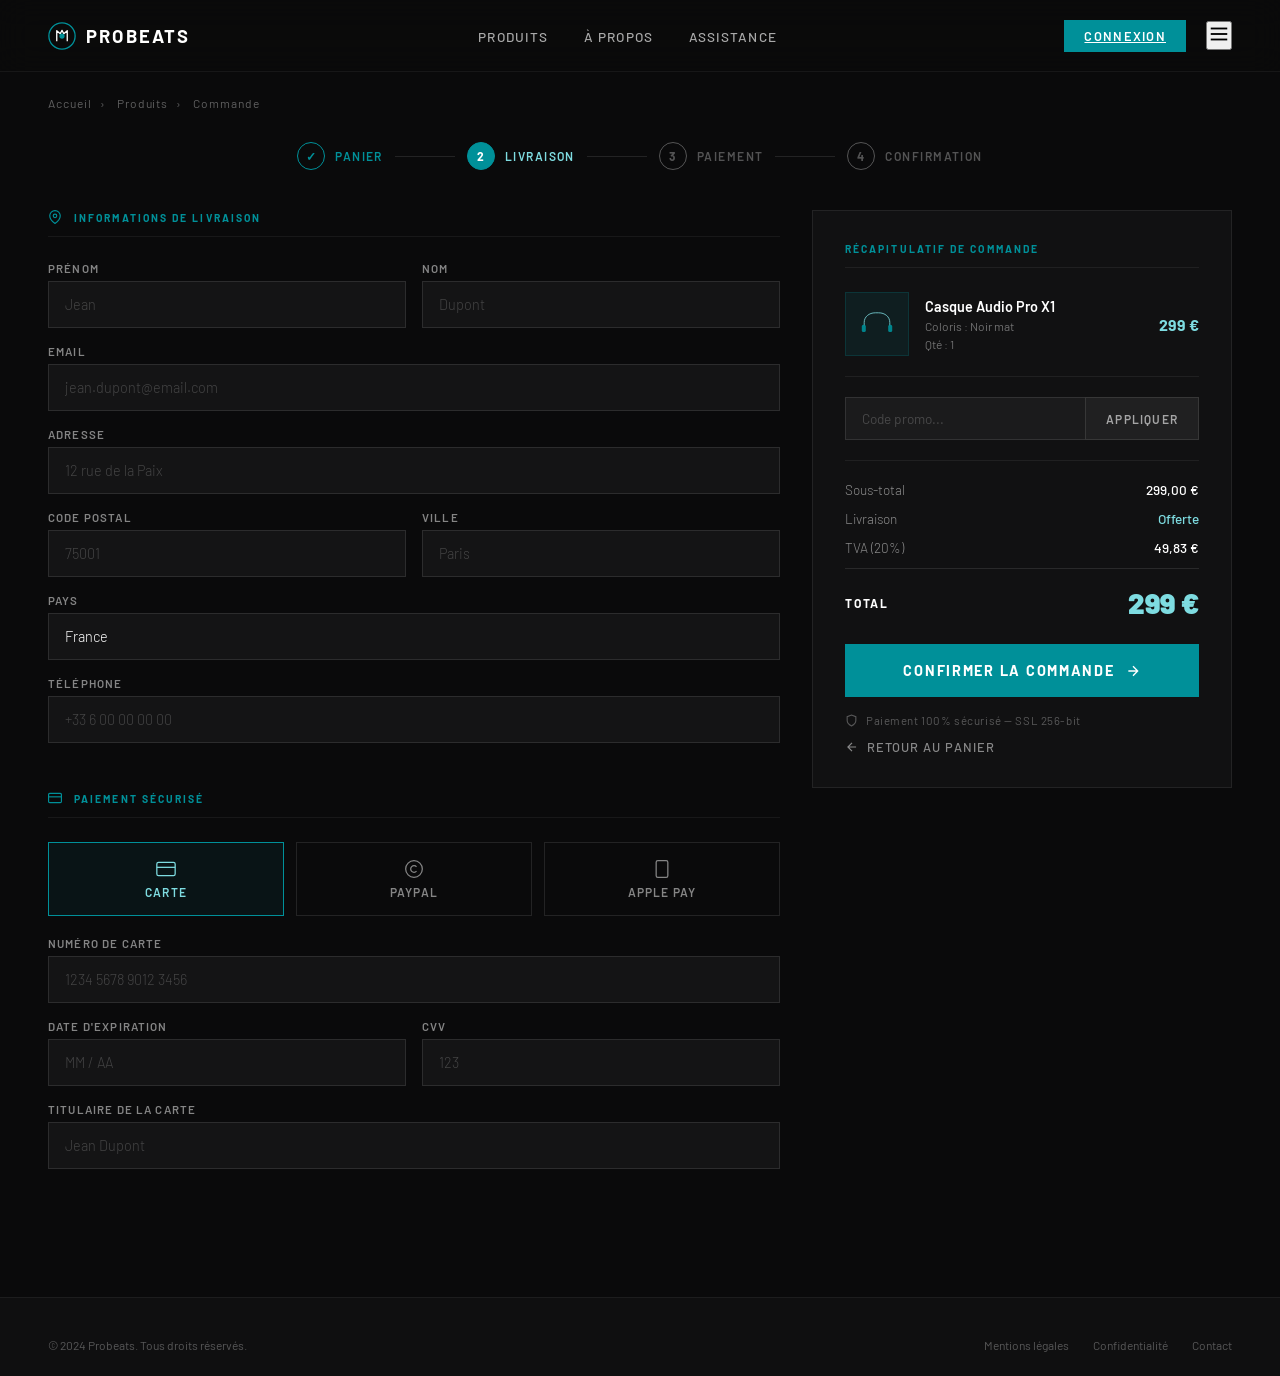
<file: commande.html>
<!DOCTYPE html>
<html lang="fr">
<head>
  <meta charset="UTF-8"/>
  <meta name="viewport" content="width=device-width, initial-scale=1.0"/>
  <title>Probeats — Commande</title>
  <link href="https://fonts.googleapis.com/css2?family=Barlow:ital,wght@0,300;0,400;0,500;0,600;0,700;0,900&display=swap" rel="stylesheet"/>
  <link rel="stylesheet" href="commande.css"/>
</head>
<body>

  <nav>
    <a href="index.html" class="nav-logo">
      <svg viewBox="0 0 32 32" fill="none" width="28" height="28">
        <circle cx="16" cy="16" r="15" stroke="#009099" stroke-width="1.5"/>
        <path d="M10 22V10l4 3.5 2-4 2 4 4-3.5v12" stroke="#fff" stroke-width="1.5" stroke-linejoin="round"/>
        <circle cx="16" cy="16" r="3" fill="#009099"/>
      </svg>
      Probeats
    </a>
    <ul class="nav-links">
      <li><a href="produit.html">Produits</a></li>
      <li><a href="about.html">À propos</a></li>
      <li><a href="assistance.html">Assistance</a></li>
    </ul>
        <div class="nav-actions">
      <a href="connexion.html" class="nav-btn">Connexion</a>
      <button class="mobile-menu-btn" onclick="document.getElementById('mobileMenu').classList.add('open')">
        <svg width="22" height="22" viewBox="0 0 24 24" fill="none" stroke="currentColor" stroke-width="2">
          <line x1="3" y1="6" x2="21" y2="6"/><line x1="3" y1="12" x2="21" y2="12"/><line x1="3" y1="18" x2="21" y2="18"/>
        </svg>
      </button>
    </div>
  </nav>

  <div class="mobile-overlay" id="mobileMenu">
    <button class="mobile-close" onclick="document.getElementById('mobileMenu').classList.remove('open')">
      <svg width="28" height="28" viewBox="0 0 24 24" fill="none" stroke="currentColor" stroke-width="2">
        <line x1="18" y1="6" x2="6" y2="18"/><line x1="6" y1="6" x2="18" y2="18"/>
      </svg>
    </button>
    <a href="index.html" onclick="document.getElementById('mobileMenu').classList.remove('open')">Accueil</a>
    <a href="produit.html" onclick="document.getElementById('mobileMenu').classList.remove('open')">Produits</a>
    <a href="about.html" onclick="document.getElementById('mobileMenu').classList.remove('open')">À propos</a>
    <a href="assistance.html" onclick="document.getElementById('mobileMenu').classList.remove('open')">Assistance</a>
    <a href="connexion.html" onclick="document.getElementById('mobileMenu').classList.remove('open')">Connexion</a>
  </div>

  <div class="breadcrumb">
    <a href="index.html">Accueil</a><span>›</span>
    <a href="produit.html">Produits</a><span>›</span>
    Commande
  </div>

  <div class="checkout-steps">
    <div class="step done">
      <div class="step-num">✓</div>
      Panier
    </div>
    <div class="step-line"></div>
    <div class="step active">
      <div class="step-num">2</div>
      Livraison
    </div>
    <div class="step-line"></div>
    <div class="step">
      <div class="step-num">3</div>
      Paiement
    </div>
    <div class="step-line"></div>
    <div class="step">
      <div class="step-num">4</div>
      Confirmation
    </div>
  </div>

  <div class="checkout-layout">

    <!-- FORM -->
    <div class="form-area">

      <!-- INFORMATIONS DE LIVRAISON -->
      <div class="form-section">
        <div class="form-section-title">
          <svg width="14" height="14" viewBox="0 0 24 24" fill="none" stroke="currentColor" stroke-width="2" style="display:inline;vertical-align:-2px;margin-right:8px"><path d="M21 10c0 7-9 13-9 13s-9-6-9-13a9 9 0 0118 0z"/><circle cx="12" cy="10" r="3"/></svg>
          Informations de livraison
        </div>
        <div class="form-row">
          <div class="form-group">
            <label class="form-label">Prénom</label>
            <input type="text" class="form-input" placeholder="Jean"/>
          </div>
          <div class="form-group">
            <label class="form-label">Nom</label>
            <input type="text" class="form-input" placeholder="Dupont"/>
          </div>
        </div>
        <div class="form-row single">
          <div class="form-group">
            <label class="form-label">Email</label>
            <input type="email" class="form-input" placeholder="jean.dupont@email.com"/>
          </div>
        </div>
        <div class="form-row single">
          <div class="form-group">
            <label class="form-label">Adresse</label>
            <input type="text" class="form-input" placeholder="12 rue de la Paix"/>
          </div>
        </div>
        <div class="form-row">
          <div class="form-group">
            <label class="form-label">Code postal</label>
            <input type="text" class="form-input" placeholder="75001"/>
          </div>
          <div class="form-group">
            <label class="form-label">Ville</label>
            <input type="text" class="form-input" placeholder="Paris"/>
          </div>
        </div>
        <div class="form-row single">
          <div class="form-group">
            <label class="form-label">Pays</label>
            <select class="form-select form-input">
              <option>France</option>
              <option>Belgique</option>
              <option>Suisse</option>
              <option>Luxembourg</option>
            </select>
          </div>
        </div>
        <div class="form-row single">
          <div class="form-group">
            <label class="form-label">Téléphone</label>
            <input type="tel" class="form-input" placeholder="+33 6 00 00 00 00"/>
          </div>
        </div>
      </div>

      <!-- PAIEMENT -->
      <div class="form-section">
        <div class="form-section-title">
          <svg width="14" height="14" viewBox="0 0 24 24" fill="none" stroke="currentColor" stroke-width="2" style="display:inline;vertical-align:-2px;margin-right:8px"><rect x="1" y="4" width="22" height="16" rx="2" ry="2"/><line x1="1" y1="10" x2="23" y2="10"/></svg>
          Paiement sécurisé
        </div>
        <div class="payment-methods">
          <div class="payment-method selected">
            <svg width="20" height="20" viewBox="0 0 24 24" fill="none" stroke="currentColor" stroke-width="1.5" style="display:block;margin:0 auto 6px"><rect x="1" y="4" width="22" height="16" rx="2"/><line x1="1" y1="10" x2="23" y2="10"/></svg>
            Carte
          </div>
          <div class="payment-method">
            <svg width="20" height="20" viewBox="0 0 24 24" fill="none" stroke="currentColor" stroke-width="1.5" style="display:block;margin:0 auto 6px"><path d="M12 2C6.477 2 2 6.477 2 12s4.477 10 10 10 10-4.477 10-10S17.523 2 12 2z"/><path d="M15 9.354a4 4 0 10.006 5.292"/></svg>
            PayPal
          </div>
          <div class="payment-method">
            <svg width="20" height="20" viewBox="0 0 24 24" fill="none" stroke="currentColor" stroke-width="1.5" style="display:block;margin:0 auto 6px"><rect x="5" y="2" width="14" height="20" rx="2"/><line x1="12" y1="18" x2="12.01" y2="18"/></svg>
            Apple Pay
          </div>
        </div>
        <div class="form-row single">
          <div class="form-group">
            <label class="form-label">Numéro de carte</label>
            <input type="text" class="form-input" placeholder="1234 5678 9012 3456"/>
          </div>
        </div>
        <div class="card-row">
          <div class="form-group">
            <label class="form-label">Date d'expiration</label>
            <input type="text" class="form-input" placeholder="MM / AA"/>
          </div>
          <div class="form-group">
            <label class="form-label">CVV</label>
            <input type="text" class="form-input" placeholder="123"/>
          </div>
        </div>
        <div class="form-row single" style="margin-top:16px">
          <div class="form-group">
            <label class="form-label">Titulaire de la carte</label>
            <input type="text" class="form-input" placeholder="Jean Dupont"/>
          </div>
        </div>
      </div>

    </div>

    <!-- ORDER SUMMARY -->
    <div class="order-summary">
      <div class="summary-title">Récapitulatif de commande</div>

      <div class="summary-item">
        <div class="summary-item-img">
          <svg width="32" height="28" viewBox="0 0 80 60" fill="none">
            <path d="M8 34V26C8 12 20 2 36 2h8c16 0 28 10 28 24v8" stroke="#7EDCE1" stroke-width="2" stroke-linecap="round"/>
            <rect x="2" y="32" width="10" height="18" rx="4" fill="#009099" opacity="0.9"/>
            <rect x="68" y="32" width="10" height="18" rx="4" fill="#009099" opacity="0.9"/>
          </svg>
        </div>
        <div class="summary-item-info">
          <div class="summary-item-name">Casque Audio Pro X1</div>
          <div class="summary-item-variant">Coloris : Noir mat</div>
          <div class="summary-item-qty">Qté : 1</div>
        </div>
        <div class="summary-item-price">299 €</div>
      </div>

      <div class="summary-divider"></div>

      <div class="promo-input-row">
        <input type="text" class="promo-input" placeholder="Code promo..."/>
        <button class="promo-btn">Appliquer</button>
      </div>

      <div class="summary-divider"></div>

      <div class="summary-line">
        <span class="summary-line-label">Sous-total</span>
        <span class="summary-line-value">299,00 €</span>
      </div>
      <div class="summary-line">
        <span class="summary-line-label">Livraison</span>
        <span class="summary-line-value" style="color: #7EDCE1;">Offerte</span>
      </div>
      <div class="summary-line">
        <span class="summary-line-label">TVA (20%)</span>
        <span class="summary-line-value">49,83 €</span>
      </div>

      <div class="summary-total">
        <span class="summary-total-label">Total</span>
        <span class="summary-total-price">299 €</span>
      </div>

      <button class="btn-submit">
        Confirmer la commande
        <svg width="16" height="16" viewBox="0 0 24 24" fill="none" stroke="currentColor" stroke-width="2"><path d="M5 12h14M12 5l7 7-7 7"/></svg>
      </button>

      <div class="security-note">
        <svg width="13" height="13" viewBox="0 0 24 24" fill="none" stroke="currentColor" stroke-width="2"><path d="M12 22s8-4 8-10V5l-8-3-8 3v7c0 6 8 10 8 10z"/></svg>
        Paiement 100% sécurisé — SSL 256-bit
      </div>

      <button class="btn-back" onclick="history.back()">
        <svg width="14" height="14" viewBox="0 0 24 24" fill="none" stroke="currentColor" stroke-width="2"><path d="M19 12H5M12 19l-7-7 7-7"/></svg>
        Retour au panier
      </button>
    </div>

  </div>

  <footer>
    <div class="footer-minimal">
      <p>© 2024 Probeats. Tous droits réservés.</p>
      <div class="footer-minimal-links">
        <a href="mentions-legales.html">Mentions légales</a>
        <a href="mentions-legales.html">Confidentialité</a>
        <a href="assistance.html">Contact</a>
      </div>
    </div>
  </footer>

</body>
</html>
</file>
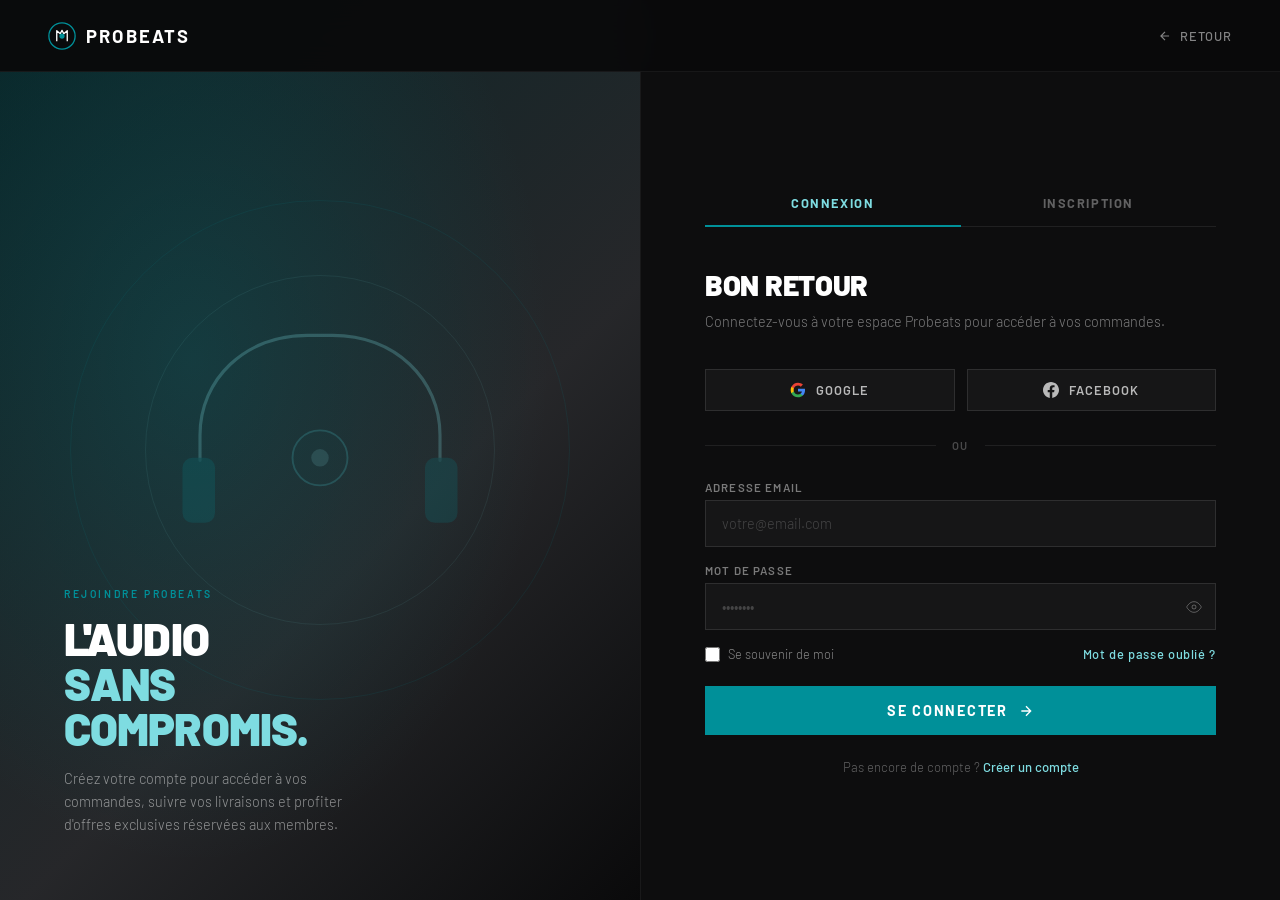
<file: connexion.html>
<!DOCTYPE html>
<html lang="fr">
<head>
  <meta charset="UTF-8"/>
  <meta name="viewport" content="width=device-width, initial-scale=1.0"/>
  <title>Probeats — Connexion</title>
  <link href="https://fonts.googleapis.com/css2?family=Barlow:ital,wght@0,300;0,400;0,500;0,600;0,700;0,900&display=swap" rel="stylesheet"/>
  <link rel="stylesheet" href="connexion.css"/>
</head>
<body>

  <nav>
    <a href="index.html" class="nav-logo">
      <svg viewBox="0 0 32 32" fill="none" width="28" height="28">
        <circle cx="16" cy="16" r="15" stroke="#009099" stroke-width="1.5"/>
        <path d="M10 22V10l4 3.5 2-4 2 4 4-3.5v12" stroke="#fff" stroke-width="1.5" stroke-linejoin="round"/>
        <circle cx="16" cy="16" r="3" fill="#009099"/>
      </svg>
      Probeats
    </a>
    <a href="javascript:history.back()" class="nav-back">
      <svg width="14" height="14" viewBox="0 0 24 24" fill="none" stroke="currentColor" stroke-width="2"><path d="M19 12H5M12 19l-7-7 7-7"/></svg>
      Retour
    </a>
  </nav>

  <div class="auth-page">

    <!-- VISUAL LEFT -->
    <div class="auth-visual">
      <div class="auth-visual-bg"></div>
      <div class="auth-visual-ring"></div>
      <div class="auth-visual-ring2"></div>
      <div class="auth-visual-icon">
        <svg width="300" height="260" viewBox="0 0 240 200" fill="none">
          <path d="M24 120V100C24 55 60 20 110 20h20c50 0 86 35 86 80v20" stroke="#7EDCE1" stroke-width="2.5" stroke-linecap="round"/>
          <rect x="10" y="118" width="26" height="52" rx="8" fill="#009099" opacity="0.7"/>
          <rect x="204" y="118" width="26" height="52" rx="8" fill="#009099" opacity="0.7"/>
          <circle cx="120" cy="118" r="22" stroke="#41B4BB" stroke-width="1.5" fill="rgba(0,144,153,0.1)"/>
          <circle cx="120" cy="118" r="7" fill="#7EDCE1" opacity="0.6"/>
        </svg>
      </div>
      <div class="auth-visual-content">
        <div class="auth-visual-tag">Rejoindre Probeats</div>
        <div class="auth-visual-title">
          L'audio <em>sans<br>compromis.</em>
        </div>
        <p class="auth-visual-desc">Créez votre compte pour accéder à vos commandes, suivre vos livraisons et profiter d'offres exclusives réservées aux membres.</p>
      </div>
    </div>

    <!-- FORM RIGHT -->
    <div class="auth-form-area">

      <div class="auth-tabs">
        <button class="auth-tab active" onclick="switchTab('login')">Connexion</button>
        <button class="auth-tab" onclick="switchTab('register')">Inscription</button>
      </div>

      <!-- LOGIN PANEL -->
      <div class="auth-panel active" id="panel-login">
        <h2 class="auth-title">Bon retour</h2>
        <p class="auth-subtitle">Connectez-vous à votre espace Probeats pour accéder à vos commandes.</p>

        <div class="social-login">
          <button class="social-login-btn">
            <svg width="16" height="16" viewBox="0 0 24 24" fill="currentColor"><path d="M22.56 12.25c0-.78-.07-1.53-.2-2.25H12v4.26h5.92c-.26 1.37-1.04 2.53-2.21 3.31v2.77h3.57c2.08-1.92 3.28-4.74 3.28-8.09z" fill="#4285F4"/><path d="M12 23c2.97 0 5.46-.98 7.28-2.66l-3.57-2.77c-.98.66-2.23 1.06-3.71 1.06-2.86 0-5.29-1.93-6.16-4.53H2.18v2.84C3.99 20.53 7.7 23 12 23z" fill="#34A853"/><path d="M5.84 14.09c-.22-.66-.35-1.36-.35-2.09s.13-1.43.35-2.09V7.07H2.18C1.43 8.55 1 10.22 1 12s.43 3.45 1.18 4.93l2.85-2.22.81-.62z" fill="#FBBC05"/><path d="M12 5.38c1.62 0 3.06.56 4.21 1.64l3.15-3.15C17.45 2.09 14.97 1 12 1 7.7 1 3.99 3.47 2.18 7.07l3.66 2.84c.87-2.6 3.3-4.53 6.16-4.53z" fill="#EA4335"/></svg>
            Google
          </button>
          <button class="social-login-btn">
            <svg width="16" height="16" viewBox="0 0 24 24" fill="currentColor"><path d="M24 12.073c0-6.627-5.373-12-12-12s-12 5.373-12 12c0 5.99 4.388 10.954 10.125 11.854v-8.385H7.078v-3.47h3.047V9.43c0-3.007 1.792-4.669 4.533-4.669 1.312 0 2.686.235 2.686.235v2.953H15.83c-1.491 0-1.956.925-1.956 1.874v2.25h3.328l-.532 3.47h-2.796v8.385C19.612 23.027 24 18.062 24 12.073z"/></svg>
            Facebook
          </button>
        </div>

        <div class="divider">
          <div class="divider-line"></div>
          <span class="divider-text">ou</span>
          <div class="divider-line"></div>
        </div>

        <div class="form-group">
          <label class="form-label">Adresse email</label>
          <input type="email" class="form-input" placeholder="votre@email.com"/>
        </div>
        <div class="form-group">
          <label class="form-label">Mot de passe</label>
          <div class="form-input-wrap">
            <input type="password" class="form-input" id="login-password" placeholder="••••••••"/>
            <button class="toggle-password" onclick="togglePwd('login-password', this)" type="button">
              <svg width="16" height="16" viewBox="0 0 24 24" fill="none" stroke="currentColor" stroke-width="1.5"><path d="M1 12s4-8 11-8 11 8 11 8-4 8-11 8-11-8-11-8z"/><circle cx="12" cy="12" r="3"/></svg>
            </button>
          </div>
        </div>

        <div class="form-options">
          <label class="checkbox-label">
            <input type="checkbox"/>
            <span class="checkbox-text">Se souvenir de moi</span>
          </label>
          <a href="#" class="forgot-link">Mot de passe oublié ?</a>
        </div>

        <button class="btn-submit">
          Se connecter
          <svg width="16" height="16" viewBox="0 0 24 24" fill="none" stroke="currentColor" stroke-width="2"><path d="M5 12h14M12 5l7 7-7 7"/></svg>
        </button>

        <div class="auth-footer">
          Pas encore de compte ?
          <a href="#" onclick="switchTab('register'); return false;">Créer un compte</a>
        </div>
      </div>

      <!-- REGISTER PANEL -->
      <div class="auth-panel" id="panel-register">
        <h2 class="auth-title">Créer un compte</h2>
        <p class="auth-subtitle">Rejoignez la communauté Probeats et profitez d'avantages exclusifs.</p>

        <div class="social-login">
          <button class="social-login-btn">
            <svg width="16" height="16" viewBox="0 0 24 24" fill="currentColor"><path d="M22.56 12.25c0-.78-.07-1.53-.2-2.25H12v4.26h5.92c-.26 1.37-1.04 2.53-2.21 3.31v2.77h3.57c2.08-1.92 3.28-4.74 3.28-8.09z" fill="#4285F4"/><path d="M12 23c2.97 0 5.46-.98 7.28-2.66l-3.57-2.77c-.98.66-2.23 1.06-3.71 1.06-2.86 0-5.29-1.93-6.16-4.53H2.18v2.84C3.99 20.53 7.7 23 12 23z" fill="#34A853"/><path d="M5.84 14.09c-.22-.66-.35-1.36-.35-2.09s.13-1.43.35-2.09V7.07H2.18C1.43 8.55 1 10.22 1 12s.43 3.45 1.18 4.93l2.85-2.22.81-.62z" fill="#FBBC05"/><path d="M12 5.38c1.62 0 3.06.56 4.21 1.64l3.15-3.15C17.45 2.09 14.97 1 12 1 7.7 1 3.99 3.47 2.18 7.07l3.66 2.84c.87-2.6 3.3-4.53 6.16-4.53z" fill="#EA4335"/></svg>
            Google
          </button>
          <button class="social-login-btn">
            <svg width="16" height="16" viewBox="0 0 24 24" fill="currentColor"><path d="M24 12.073c0-6.627-5.373-12-12-12s-12 5.373-12 12c0 5.99 4.388 10.954 10.125 11.854v-8.385H7.078v-3.47h3.047V9.43c0-3.007 1.792-4.669 4.533-4.669 1.312 0 2.686.235 2.686.235v2.953H15.83c-1.491 0-1.956.925-1.956 1.874v2.25h3.328l-.532 3.47h-2.796v8.385C19.612 23.027 24 18.062 24 12.073z"/></svg>
            Facebook
          </button>
        </div>

        <div class="divider">
          <div class="divider-line"></div>
          <span class="divider-text">ou</span>
          <div class="divider-line"></div>
        </div>

        <div class="form-row">
          <div class="form-group">
            <label class="form-label">Prénom</label>
            <input type="text" class="form-input" placeholder="Jean"/>
          </div>
          <div class="form-group">
            <label class="form-label">Nom</label>
            <input type="text" class="form-input" placeholder="Dupont"/>
          </div>
        </div>
        <div class="form-group">
          <label class="form-label">Adresse email</label>
          <input type="email" class="form-input" placeholder="votre@email.com"/>
        </div>
        <div class="form-group">
          <label class="form-label">Mot de passe</label>
          <div class="form-input-wrap">
            <input type="password" class="form-input" id="reg-password" placeholder="8 caractères minimum" oninput="checkStrength(this.value)"/>
            <button class="toggle-password" onclick="togglePwd('reg-password', this)" type="button">
              <svg width="16" height="16" viewBox="0 0 24 24" fill="none" stroke="currentColor" stroke-width="1.5"><path d="M1 12s4-8 11-8 11 8 11 8-4 8-11 8-11-8-11-8z"/><circle cx="12" cy="12" r="3"/></svg>
            </button>
          </div>
          <div class="password-strength">
            <div class="strength-bar"><div class="strength-fill" id="strength-fill"></div></div>
            <span class="strength-text" id="strength-text">Saisissez un mot de passe</span>
          </div>
        </div>
        <div class="form-group">
          <label class="form-label">Confirmer le mot de passe</label>
          <div class="form-input-wrap">
            <input type="password" class="form-input" id="reg-password2" placeholder="••••••••"/>
            <button class="toggle-password" onclick="togglePwd('reg-password2', this)" type="button">
              <svg width="16" height="16" viewBox="0 0 24 24" fill="none" stroke="currentColor" stroke-width="1.5"><path d="M1 12s4-8 11-8 11 8 11 8-4 8-11 8-11-8-11-8z"/><circle cx="12" cy="12" r="3"/></svg>
            </button>
          </div>
        </div>

        <div style="margin-bottom:24px;">
          <label class="checkbox-label" style="margin-bottom:10px;">
            <input type="checkbox"/>
            <span class="checkbox-text">J'accepte les <a href="mentions-legales.html" style="color:var(--teal-light);">conditions d'utilisation</a> et la <a href="mentions-legales.html#rgpd" style="color:var(--teal-light);">politique de confidentialité</a></span>
          </label>
          <label class="checkbox-label">
            <input type="checkbox"/>
            <span class="checkbox-text">Je souhaite recevoir les offres exclusives et nouveautés Probeats</span>
          </label>
        </div>

        <button class="btn-submit">
          Créer mon compte
          <svg width="16" height="16" viewBox="0 0 24 24" fill="none" stroke="currentColor" stroke-width="2"><path d="M5 12h14M12 5l7 7-7 7"/></svg>
        </button>

        <div class="auth-footer">
          Déjà un compte ?
          <a href="#" onclick="switchTab('login'); return false;">Se connecter</a>
        </div>
      </div>

    </div>
  </div>
  <script src="connexion.js"></script>
</body>
</html>
</file>
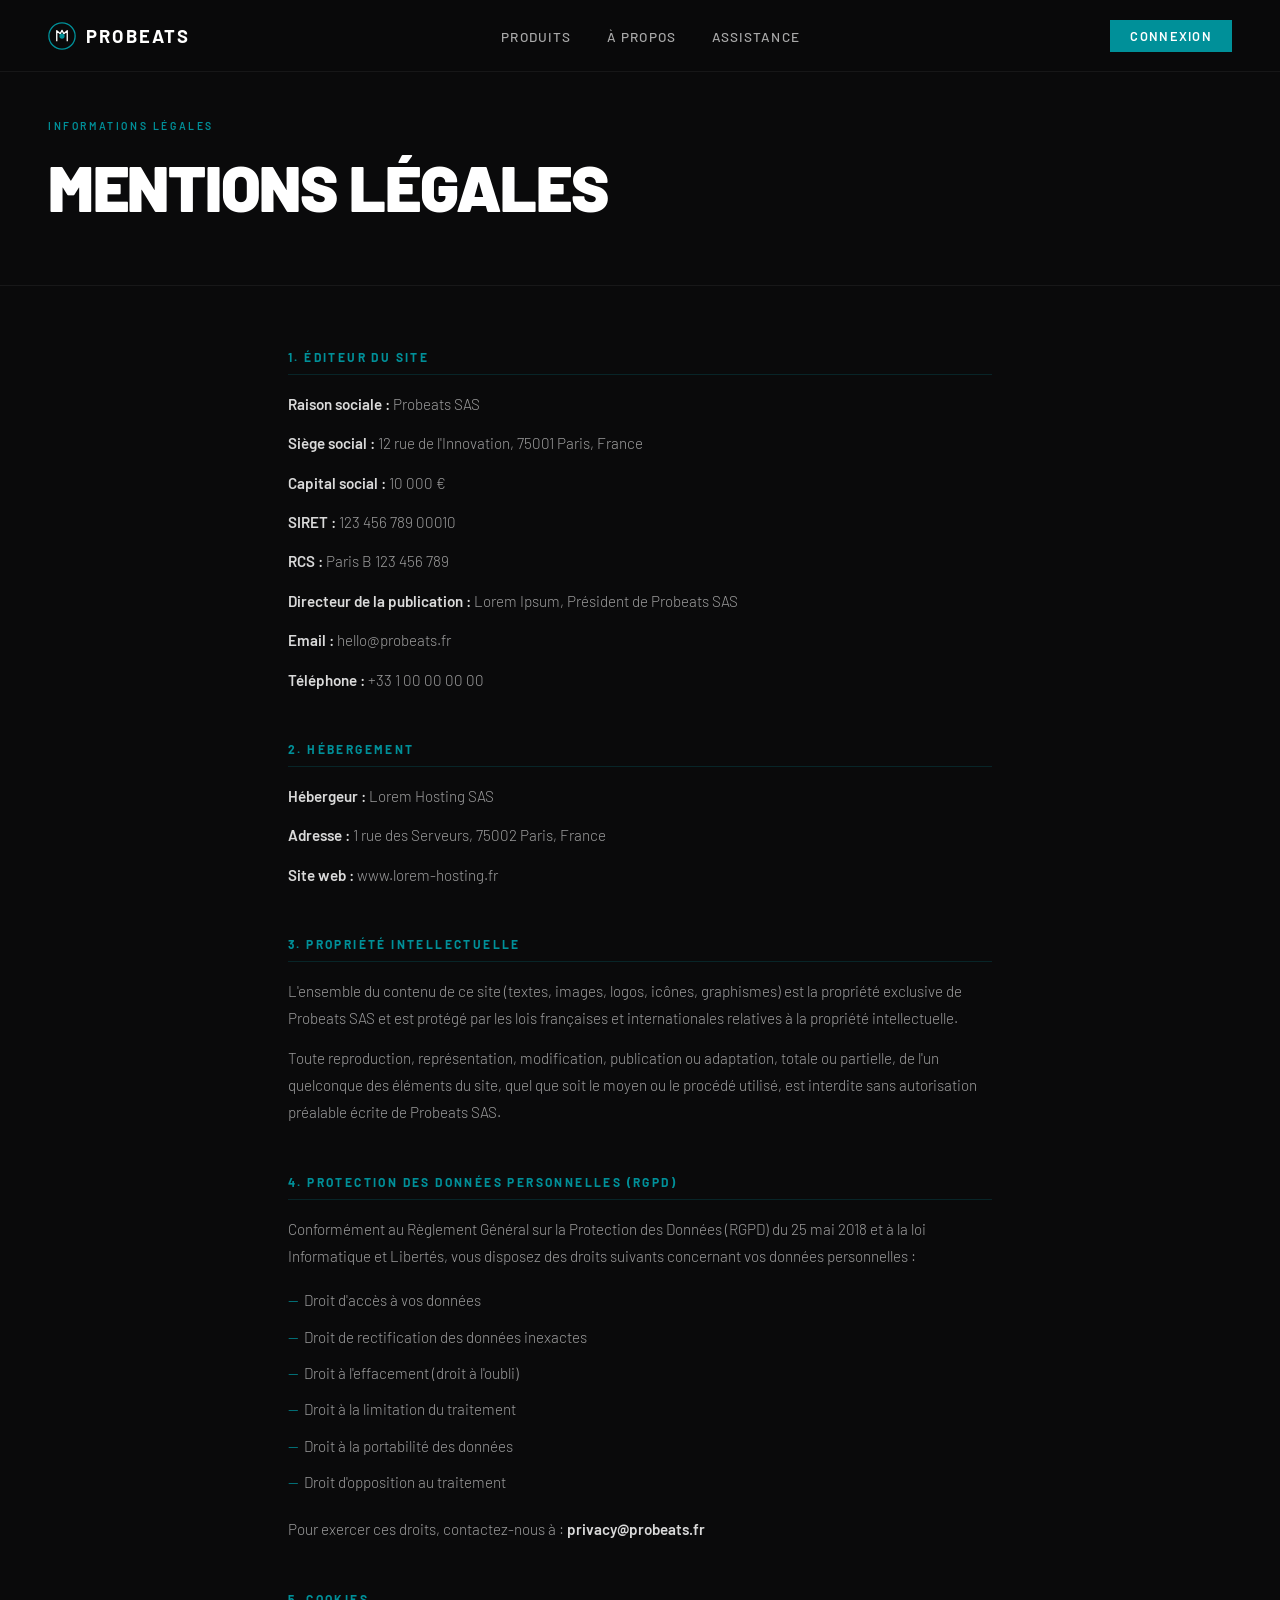
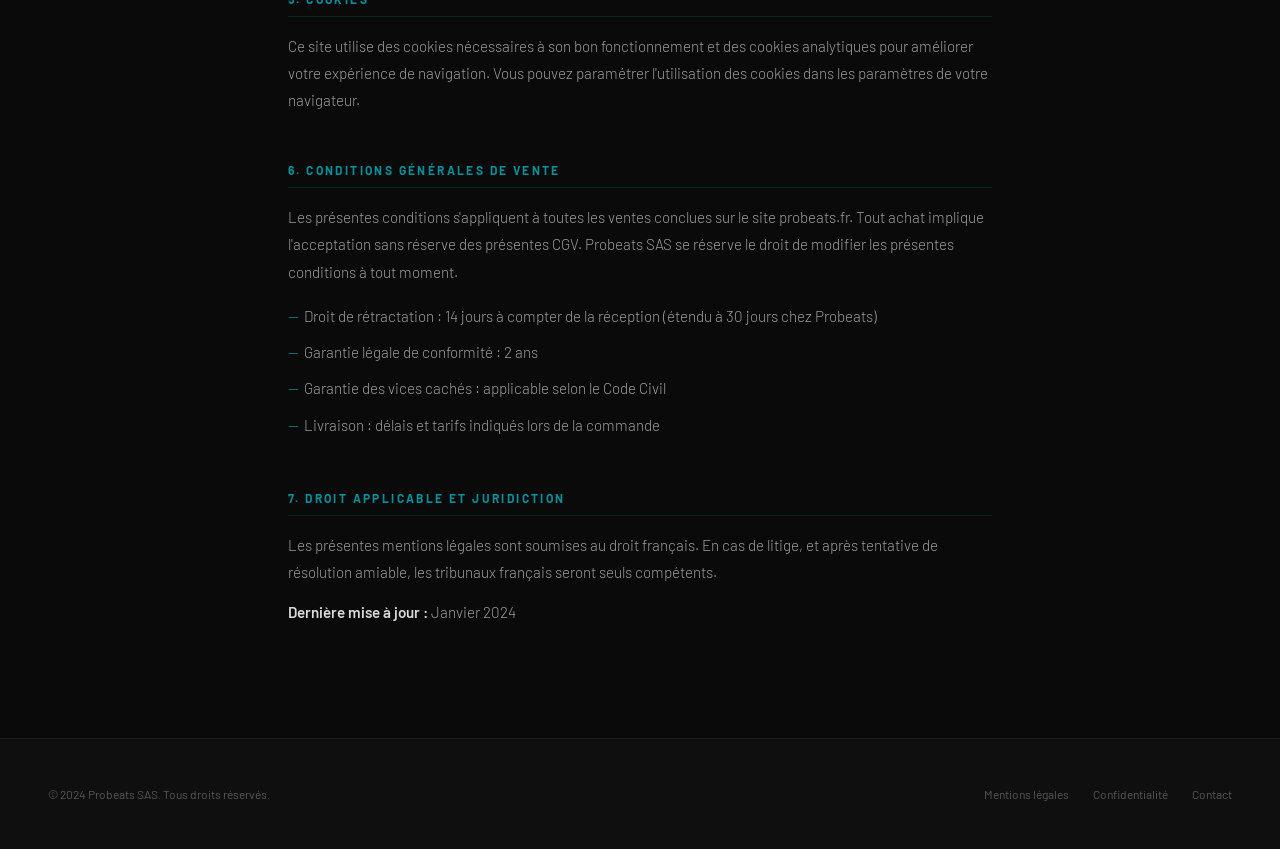
<file: mentions-legales.html>
<!DOCTYPE html>
<html lang="fr">
<head>
  <meta charset="UTF-8"/>
  <meta name="viewport" content="width=device-width, initial-scale=1.0"/>
  <title>Probeats — Mentions Légales</title>
  <link href="https://fonts.googleapis.com/css2?family=Barlow:ital,wght@0,300;0,400;0,500;0,600;0,700;0,900&display=swap" rel="stylesheet"/>
  <link rel="stylesheet" href="mentions-legales.css"/>
</head>
<body>

  <nav>
    <a href="index.html" class="nav-logo">
      <svg viewBox="0 0 32 32" fill="none" width="28" height="28">
        <circle cx="16" cy="16" r="15" stroke="#009099" stroke-width="1.5"/>
        <path d="M10 22V10l4 3.5 2-4 2 4 4-3.5v12" stroke="#fff" stroke-width="1.5" stroke-linejoin="round"/>
        <circle cx="16" cy="16" r="3" fill="#009099"/>
      </svg>
      Probeats
    </a>
    <ul class="nav-links">
      <li><a href="produit.html">Produits</a></li>
      <li><a href="about.html">À propos</a></li>
      <li><a href="assistance.html">Assistance</a></li>
    </ul>
    <div class="nav-actions">
      <a href="connexion.html" class="nav-btn">Connexion</a>
      <button class="mobile-menu-btn" onclick="document.getElementById('mobileMenu').classList.add('open')">
        <svg width="22" height="22" viewBox="0 0 24 24" fill="none" stroke="currentColor" stroke-width="2">
          <line x1="3" y1="6" x2="21" y2="6"/><line x1="3" y1="12" x2="21" y2="12"/><line x1="3" y1="18" x2="21" y2="18"/>
        </svg>
      </button>
    </div>
  </nav>

  <div class="mobile-overlay" id="mobileMenu">
    <button class="mobile-close" onclick="document.getElementById('mobileMenu').classList.remove('open')">
      <svg width="28" height="28" viewBox="0 0 24 24" fill="none" stroke="currentColor" stroke-width="2">
        <line x1="18" y1="6" x2="6" y2="18"/><line x1="6" y1="6" x2="18" y2="18"/>
      </svg>
    </button>
    <a href="index.html" onclick="document.getElementById('mobileMenu').classList.remove('open')">Accueil</a>
    <a href="produit.html" onclick="document.getElementById('mobileMenu').classList.remove('open')">Produits</a>
    <a href="about.html" onclick="document.getElementById('mobileMenu').classList.remove('open')">À propos</a>
    <a href="assistance.html" onclick="document.getElementById('mobileMenu').classList.remove('open')">Assistance</a>
    <a href="connexion.html" onclick="document.getElementById('mobileMenu').classList.remove('open')">Connexion</a>
  </div>

  <div class="page-header">
    <div class="page-header-label">Informations légales</div>
    <h1 class="page-header-title">Mentions légales</h1>
  </div>

  <div class="content-area">

    <div class="legal-section">
      <h2>1. Éditeur du site</h2>
      <p><strong>Raison sociale :</strong> Probeats SAS</p>
      <p><strong>Siège social :</strong> 12 rue de l'Innovation, 75001 Paris, France</p>
      <p><strong>Capital social :</strong> 10 000 €</p>
      <p><strong>SIRET :</strong> 123 456 789 00010</p>
      <p><strong>RCS :</strong> Paris B 123 456 789</p>
      <p><strong>Directeur de la publication :</strong> Lorem Ipsum, Président de Probeats SAS</p>
      <p><strong>Email :</strong> hello@probeats.fr</p>
      <p><strong>Téléphone :</strong> +33 1 00 00 00 00</p>
    </div>

    <div class="legal-section">
      <h2>2. Hébergement</h2>
      <p><strong>Hébergeur :</strong> Lorem Hosting SAS</p>
      <p><strong>Adresse :</strong> 1 rue des Serveurs, 75002 Paris, France</p>
      <p><strong>Site web :</strong> www.lorem-hosting.fr</p>
    </div>

    <div class="legal-section">
      <h2>3. Propriété intellectuelle</h2>
      <p>L'ensemble du contenu de ce site (textes, images, logos, icônes, graphismes) est la propriété exclusive de Probeats SAS et est protégé par les lois françaises et internationales relatives à la propriété intellectuelle.</p>
      <p>Toute reproduction, représentation, modification, publication ou adaptation, totale ou partielle, de l'un quelconque des éléments du site, quel que soit le moyen ou le procédé utilisé, est interdite sans autorisation préalable écrite de Probeats SAS.</p>
    </div>

    <div class="legal-section">
      <h2>4. Protection des données personnelles (RGPD)</h2>
      <p>Conformément au Règlement Général sur la Protection des Données (RGPD) du 25 mai 2018 et à la loi Informatique et Libertés, vous disposez des droits suivants concernant vos données personnelles :</p>
      <ul>
        <li>Droit d'accès à vos données</li>
        <li>Droit de rectification des données inexactes</li>
        <li>Droit à l'effacement (droit à l'oubli)</li>
        <li>Droit à la limitation du traitement</li>
        <li>Droit à la portabilité des données</li>
        <li>Droit d'opposition au traitement</li>
      </ul>
      <p style="margin-top:16px;">Pour exercer ces droits, contactez-nous à : <strong>privacy@probeats.fr</strong></p>
    </div>

    <div class="legal-section">
      <h2>5. Cookies</h2>
      <p>Ce site utilise des cookies nécessaires à son bon fonctionnement et des cookies analytiques pour améliorer votre expérience de navigation. Vous pouvez paramétrer l'utilisation des cookies dans les paramètres de votre navigateur.</p>
    </div>

    <div class="legal-section">
      <h2>6. Conditions générales de vente</h2>
      <p>Les présentes conditions s'appliquent à toutes les ventes conclues sur le site probeats.fr. Tout achat implique l'acceptation sans réserve des présentes CGV. Probeats SAS se réserve le droit de modifier les présentes conditions à tout moment.</p>
      <ul>
        <li>Droit de rétractation : 14 jours à compter de la réception (étendu à 30 jours chez Probeats)</li>
        <li>Garantie légale de conformité : 2 ans</li>
        <li>Garantie des vices cachés : applicable selon le Code Civil</li>
        <li>Livraison : délais et tarifs indiqués lors de la commande</li>
      </ul>
    </div>

    <div class="legal-section">
      <h2>7. Droit applicable et juridiction</h2>
      <p>Les présentes mentions légales sont soumises au droit français. En cas de litige, et après tentative de résolution amiable, les tribunaux français seront seuls compétents.</p>
      <p><strong>Dernière mise à jour :</strong> Janvier 2024</p>
    </div>

  </div>

  <footer>
    <div class="footer-bottom">
      <p>© 2024 Probeats SAS. Tous droits réservés.</p>
      <div class="footer-links">
        <a href="mentions-legales.html">Mentions légales</a>
        <a href="mentions-legales.html#rgpd">Confidentialité</a>
        <a href="assistance.html">Contact</a>
      </div>
    </div>
  </footer>

</body>
</html>
</file>
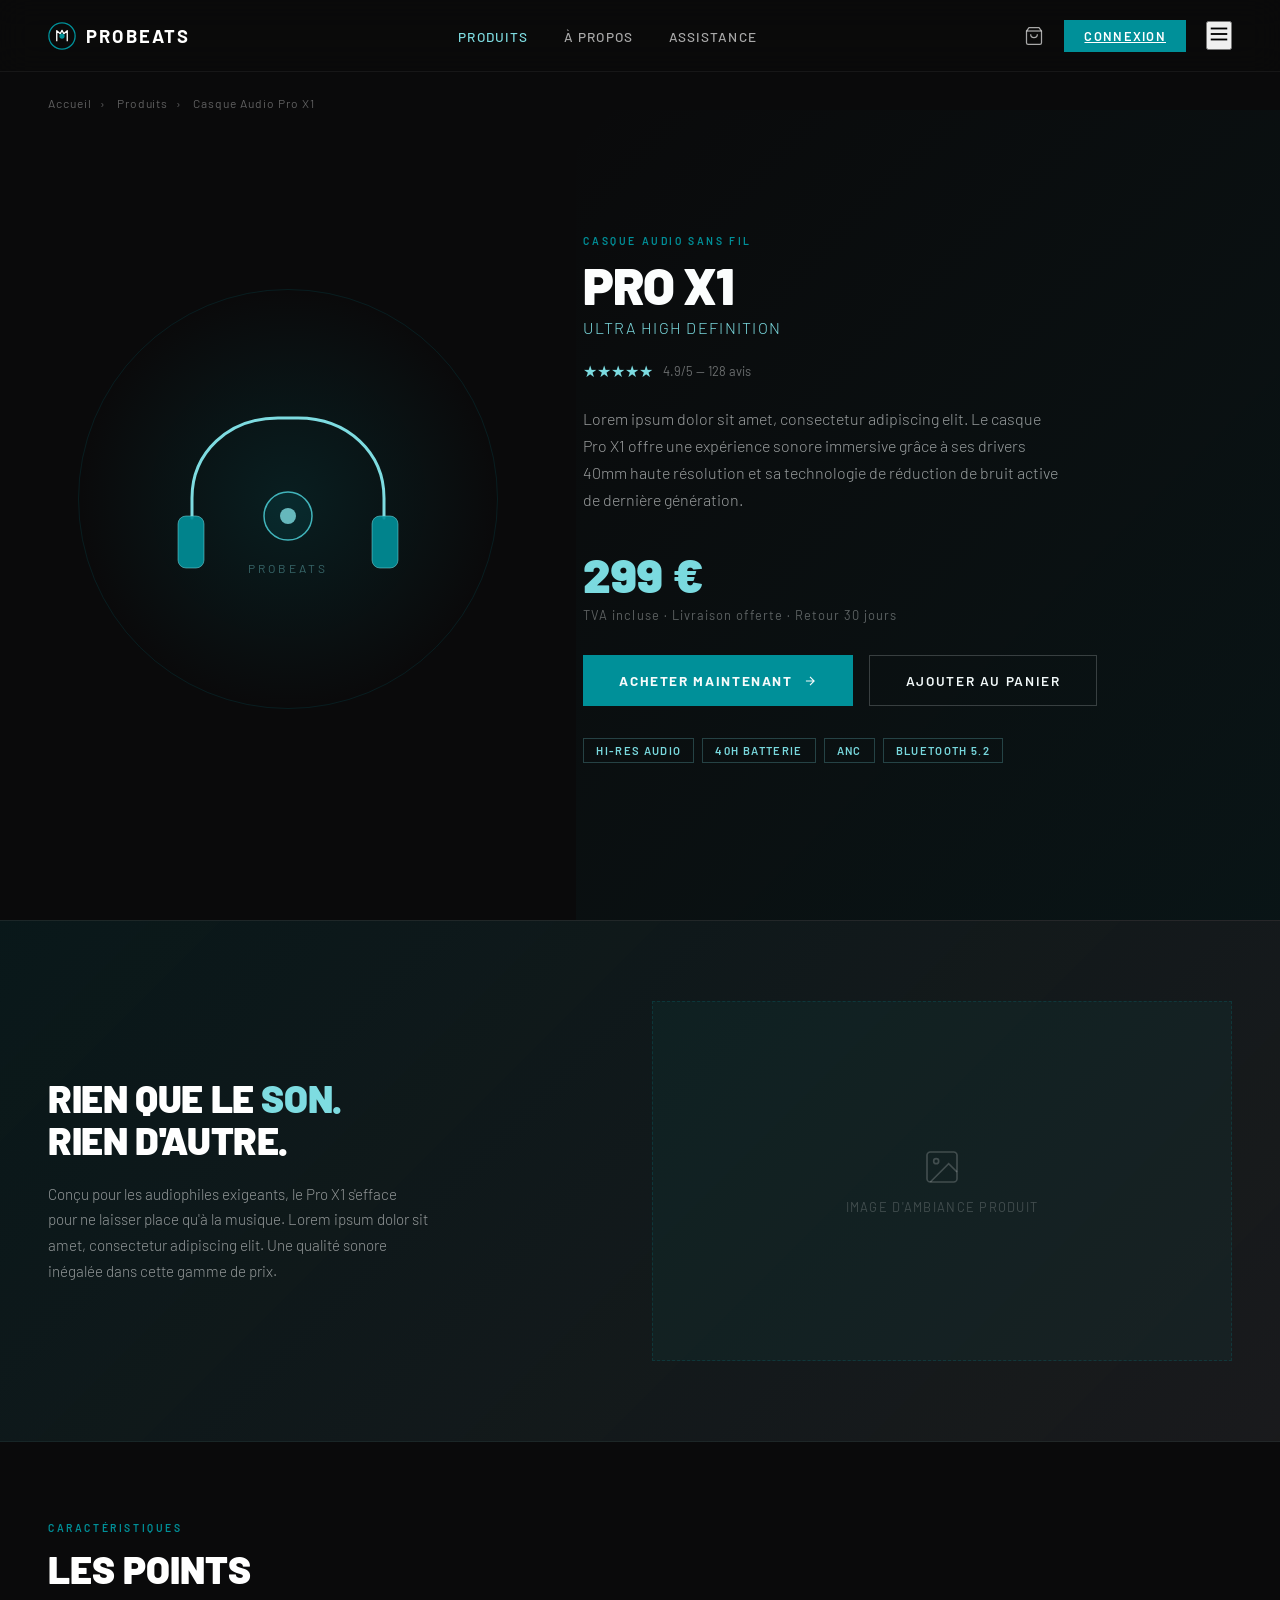
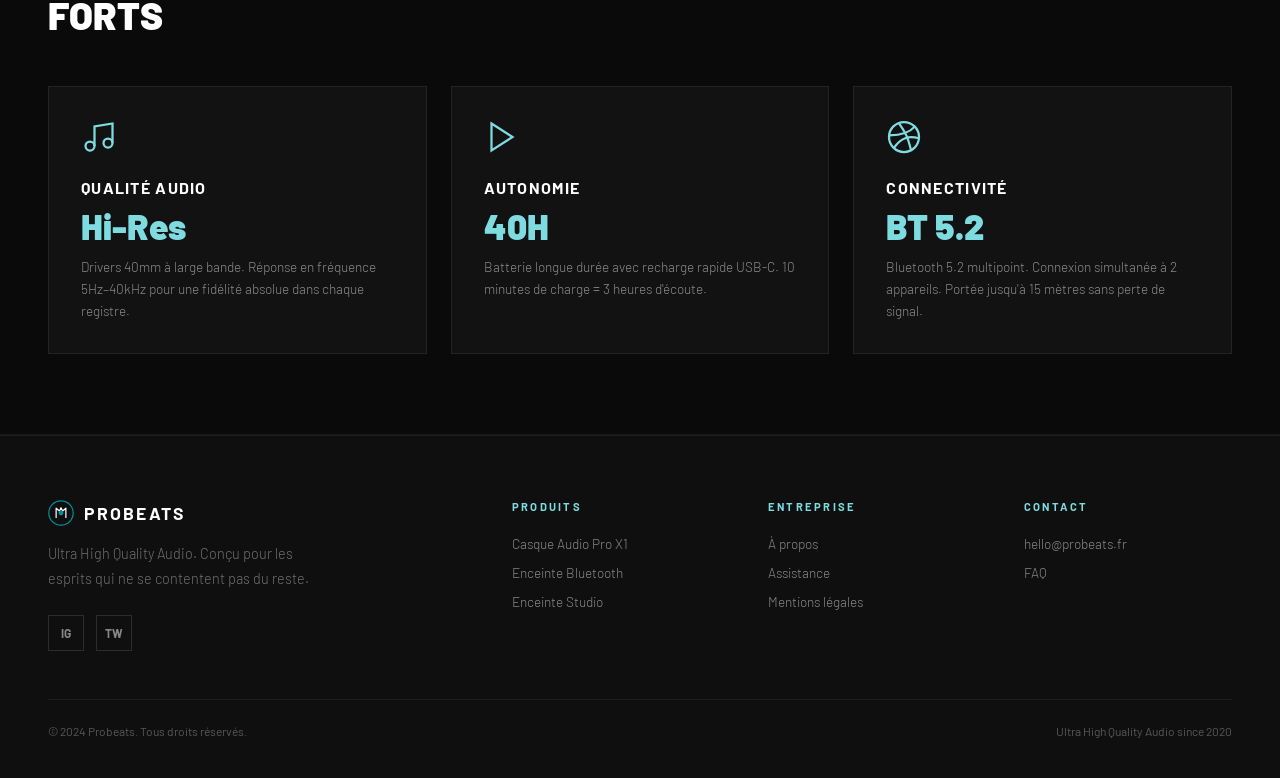
<file: produit.html>
<!DOCTYPE html>
<html lang="fr">
<head>
  <meta charset="UTF-8"/>
  <meta name="viewport" content="width=device-width, initial-scale=1.0"/>
  <title>Probeats — Casque Audio Pro X1</title>
  <link href="https://fonts.googleapis.com/css2?family=Barlow:ital,wght@0,300;0,400;0,500;0,600;0,700;0,900;1,300&display=swap" rel="stylesheet"/>
  <link rel="stylesheet" href="produit.css"/>
</head>
<body>

  <nav>
    <a href="index.html" class="nav-logo">
      <svg viewBox="0 0 32 32" fill="none" width="28" height="28">
        <circle cx="16" cy="16" r="15" stroke="#009099" stroke-width="1.5"/>
        <path d="M10 22V10l4 3.5 2-4 2 4 4-3.5v12" stroke="#fff" stroke-width="1.5" stroke-linejoin="round"/>
        <circle cx="16" cy="16" r="3" fill="#009099"/>
      </svg>
      Probeats
    </a>
    <ul class="nav-links">
      <li><a href="produit.html" class="active">Produits</a></li>
      <li><a href="about.html">À propos</a></li>
      <li><a href="assistance.html">Assistance</a></li>
    </ul>
    <div class="nav-actions">
      <span class="nav-icon">
        <svg width="20" height="20" viewBox="0 0 24 24" fill="none" stroke="currentColor" stroke-width="1.5">
          <path d="M6 2L3 6v14a2 2 0 002 2h14a2 2 0 002-2V6l-3-4z"/><line x1="3" y1="6" x2="21" y2="6"/>
          <path d="M16 10a4 4 0 01-8 0"/>
        </svg>
      </span>
      <a href="connexion.html" class="nav-btn">Connexion</a>
      <button class="mobile-menu-btn" onclick="document.getElementById('mobileMenu').classList.add('open')">
        <svg width="22" height="22" viewBox="0 0 24 24" fill="none" stroke="currentColor" stroke-width="2">
          <line x1="3" y1="6" x2="21" y2="6"/><line x1="3" y1="12" x2="21" y2="12"/><line x1="3" y1="18" x2="21" y2="18"/>
        </svg>
      </button>
    </div>
  </nav>

  <div class="mobile-overlay" id="mobileMenu">
    <button class="mobile-close" onclick="document.getElementById('mobileMenu').classList.remove('open')">
      <svg width="28" height="28" viewBox="0 0 24 24" fill="none" stroke="currentColor" stroke-width="2">
        <line x1="18" y1="6" x2="6" y2="18"/><line x1="6" y1="6" x2="18" y2="18"/>
      </svg>
    </button>
    <a href="index.html" onclick="document.getElementById('mobileMenu').classList.remove('open')">Accueil</a>
    <a href="produit.html" onclick="document.getElementById('mobileMenu').classList.remove('open')">Produits</a>
    <a href="about.html" onclick="document.getElementById('mobileMenu').classList.remove('open')">À propos</a>
    <a href="assistance.html" onclick="document.getElementById('mobileMenu').classList.remove('open')">Assistance</a>
    <a href="connexion.html" onclick="document.getElementById('mobileMenu').classList.remove('open')">Connexion</a>
  </div>

  <div class="breadcrumb">
    <a href="index.html">Accueil</a><span>›</span>
    <a href="produit.html">Produits</a><span>›</span>
    Casque Audio Pro X1
  </div>

  <!-- PRODUCT HERO -->
  <section class="product-hero">
    <div class="product-visual">
      <div class="product-visual-bg">
        <div class="product-visual-ring"></div>
        <div class="product-visual-icon">
          <svg viewBox="0 0 240 200" fill="none" xmlns="http://www.w3.org/2000/svg">
            <path d="M24 120V100C24 55 60 20 110 20h20c50 0 86 35 86 80v20" stroke="#7EDCE1" stroke-width="3" stroke-linecap="round"/>
            <rect x="10" y="118" width="26" height="52" rx="8" fill="#009099" opacity="0.9"/>
            <rect x="204" y="118" width="26" height="52" rx="8" fill="#009099" opacity="0.9"/>
            <rect x="10" y="118" width="26" height="52" rx="8" stroke="#7EDCE1" stroke-width="1" opacity="0.5"/>
            <rect x="204" y="118" width="26" height="52" rx="8" stroke="#7EDCE1" stroke-width="1" opacity="0.5"/>
            <circle cx="120" cy="118" r="24" stroke="#41B4BB" stroke-width="1.5" fill="rgba(0,144,153,0.1)"/>
            <circle cx="120" cy="118" r="8" fill="#7EDCE1" opacity="0.8"/>
            <text x="120" y="175" text-anchor="middle" font-family="Barlow" font-size="12" fill="rgba(126,220,225,0.4)" letter-spacing="3">PROBEATS</text>
          </svg>
        </div>
      </div>
    </div>

    <div class="product-info">
      <div class="product-label">Casque audio sans fil</div>
      <h1 class="product-title">Pro X1</h1>
      <div class="product-subtitle">Ultra High Definition</div>
      <div class="product-rating">
        <span class="stars">★★★★★</span>
        <span class="rating-count">4.9/5 — 128 avis</span>
      </div>
      <p class="product-desc-text">
        Lorem ipsum dolor sit amet, consectetur adipiscing elit. Le casque Pro X1 offre une expérience sonore immersive grâce à ses drivers 40mm haute résolution et sa technologie de réduction de bruit active de dernière génération.
      </p>
      <div class="product-price-area">
        <div class="price-tag">299 €</div>
        <div class="price-sub">TVA incluse · Livraison offerte · Retour 30 jours</div>
      </div>
      <div class="product-actions">
        <a href="commande.html" class="btn-primary">
          Acheter maintenant
          <svg width="14" height="14" viewBox="0 0 24 24" fill="none" stroke="currentColor" stroke-width="2"><path d="M5 12h14M12 5l7 7-7 7"/></svg>
        </a>
        <button class="btn-ghost">Ajouter au panier</button>
      </div>
      <div class="product-tags">
        <span class="tag">Hi-Res Audio</span>
        <span class="tag">40H batterie</span>
        <span class="tag">ANC</span>
        <span class="tag">Bluetooth 5.2</span>
      </div>
    </div>
  </section>

  <!-- AMBIANCE -->
  <section class="ambiance-section">
    <div class="ambiance-text">
      <h2 class="ambiance-slogan">
        Rien que le <em>son.</em><br>
        Rien d'autre.
      </h2>
      <p class="ambiance-body">
        Conçu pour les audiophiles exigeants, le Pro X1 s'efface pour ne laisser place qu'à la musique. Lorem ipsum dolor sit amet, consectetur adipiscing elit. Une qualité sonore inégalée dans cette gamme de prix.
      </p>
    </div>
    <div class="ambiance-image">
      <div class="ambiance-placeholder">
        <svg width="40" height="40" viewBox="0 0 24 24" fill="none" stroke="currentColor" stroke-width="1">
          <rect x="3" y="3" width="18" height="18" rx="2"/><circle cx="8.5" cy="8.5" r="1.5"/>
          <polyline points="21,15 16,10 5,21"/>
        </svg>
        Image d'ambiance produit
      </div>
    </div>
  </section>

  <!-- SPECS -->
  <section class="specs-section">
    <div class="specs-header">
      <div class="section-label">Caractéristiques</div>
      <h2 class="section-title">Les points<br>forts</h2>
    </div>
    <div class="specs-grid">
      <div class="spec-card">
        <div class="spec-icon">
          <svg width="36" height="36" viewBox="0 0 24 24" fill="none" stroke="currentColor" stroke-width="1.5">
            <path d="M9 18V5l12-2v13"/><circle cx="6" cy="18" r="3"/><circle cx="18" cy="16" r="3"/>
          </svg>
        </div>
        <div class="spec-name">Qualité Audio</div>
        <div class="spec-value">Hi-Res</div>
        <div class="spec-desc">Drivers 40mm à large bande. Réponse en fréquence 5Hz–40kHz pour une fidélité absolue dans chaque registre.</div>
      </div>
      <div class="spec-card">
        <div class="spec-icon">
          <svg width="36" height="36" viewBox="0 0 24 24" fill="none" stroke="currentColor" stroke-width="1.5">
            <path d="M5 3l14 9-14 9V3z"/>
          </svg>
        </div>
        <div class="spec-name">Autonomie</div>
        <div class="spec-value">40H</div>
        <div class="spec-desc">Batterie longue durée avec recharge rapide USB-C. 10 minutes de charge = 3 heures d'écoute.</div>
      </div>
      <div class="spec-card">
        <div class="spec-icon">
          <svg width="36" height="36" viewBox="0 0 24 24" fill="none" stroke="currentColor" stroke-width="1.5">
            <circle cx="12" cy="12" r="10"/><path d="M8.56 2.75c4.37 6.03 6.02 9.42 8.03 17.72m2.54-15.38c-3.72 4.35-8.94 5.66-16.88 5.85m19.5 1.9c-3.5-.93-6.63-.82-8.94 0-2.58.92-5.01 2.86-7.44 6.32"/>
          </svg>
        </div>
        <div class="spec-name">Connectivité</div>
        <div class="spec-value">BT 5.2</div>
        <div class="spec-desc">Bluetooth 5.2 multipoint. Connexion simultanée à 2 appareils. Portée jusqu'à 15 mètres sans perte de signal.</div>
      </div>
    </div>
  </section>

  <footer>
    <div class="footer-grid">
      <div class="footer-brand">
        <a href="index.html" class="nav-logo" style="font-size:1.1rem;">
          <svg viewBox="0 0 32 32" fill="none" width="26" height="26">
            <circle cx="16" cy="16" r="15" stroke="#009099" stroke-width="1.5"/>
            <path d="M10 22V10l4 3.5 2-4 2 4 4-3.5v12" stroke="#fff" stroke-width="1.5" stroke-linejoin="round"/>
            <circle cx="16" cy="16" r="3" fill="#009099"/>
          </svg>
          Probeats
        </a>
        <p>Ultra High Quality Audio. Conçu pour les esprits qui ne se contentent pas du reste.</p>
        <div class="footer-social">
          <a href="#" class="social-btn">IG</a>
          <a href="#" class="social-btn">TW</a>
        </div>
      </div>
      <div class="footer-col">
        <h4>Produits</h4>
        <ul>
          <li><a href="produit.html">Casque Audio Pro X1</a></li>
          <li><a href="produit.html">Enceinte Bluetooth</a></li>
          <li><a href="produit.html">Enceinte Studio</a></li>
        </ul>
      </div>
      <div class="footer-col">
        <h4>Entreprise</h4>
        <ul>
          <li><a href="about.html">À propos</a></li>
          <li><a href="assistance.html">Assistance</a></li>
          <li><a href="mentions-legales.html">Mentions légales</a></li>
        </ul>
      </div>
      <div class="footer-col">
        <h4>Contact</h4>
        <ul>
          <li><a href="mailto:hello@probeats.fr">hello@probeats.fr</a></li>
          <li><a href="assistance.html">FAQ</a></li>
        </ul>
      </div>
    </div>
    <div class="footer-bottom">
      <p>© 2024 Probeats. Tous droits réservés.</p>
      <p>Ultra High Quality Audio since 2020</p>
    </div>
  </footer>

</body>
</html>
</file>
<file: index.css>
/* ── Styles — index.html ── */

*, *::before, *::after { box-sizing: border-box; margin: 0; padding: 0; }

    :root {
      --dark: #292A2D;
      --teal: #009099;
      --teal-mid: #41B4BB;
      --teal-light: #7EDCE1;
      --warm: #B6A299;
      --white: #FFFFFF;
      --black: #0A0A0B;
      --col: calc(100% / 12);
    }

    html { font-size: 16px; scroll-behavior: smooth; }

    body {
      font-family: 'Barlow', sans-serif;
      background: var(--black);
      color: var(--white);
      overflow-x: hidden;
    }

    /* ── NAV ── */
    nav {
      position: fixed; top: 0; left: 0; right: 0; z-index: 100;
      display: flex; align-items: center; justify-content: space-between;
      padding: 0 48px;
      height: 72px;
      background: rgba(10,10,11,0.85);
      backdrop-filter: blur(16px);
      border-bottom: 1px solid rgba(255,255,255,0.06);
    }
    .nav-logo {
      display: flex; align-items: center; gap: 10px;
      font-size: 1.25rem; font-weight: 700; letter-spacing: 0.12em;
      text-transform: uppercase; color: var(--white); text-decoration: none;
    }
    .nav-logo svg { width: 32px; height: 32px; }
    .nav-links {
      display: flex; align-items: center; gap: 36px;
      list-style: none;
    }
    .nav-links a {
      font-size: 0.85rem; font-weight: 500; letter-spacing: 0.08em;
      text-transform: uppercase; color: rgba(255,255,255,0.65);
      text-decoration: none; transition: color .2s;
    }
    .nav-links a:hover { color: var(--teal-light); }
    .nav-actions { display: flex; align-items: center; gap: 20px; }
    .nav-icon {
      color: rgba(255,255,255,0.65); cursor: pointer;
      transition: color .2s; display: flex;
    }
    .nav-icon:hover { color: var(--teal-light); }
    .nav-btn {
      background: var(--teal); color: var(--white);
      border: none; padding: 8px 20px;
      font-family: 'Barlow', sans-serif; font-size: 0.8rem;
      font-weight: 600; letter-spacing: 0.1em; text-transform: uppercase;
      cursor: pointer; transition: background .2s;
    }
    .nav-btn:hover { background: var(--teal-mid); }

    /* ── HERO ── */
    .hero {
      position: relative; min-height: 100vh;
      display: grid; grid-template-columns: repeat(12, 1fr); gap: 24px;
      align-items: center; padding: 0 48px; padding-top: 72px;
      overflow: hidden;
    }
    .hero-bg {
      position: absolute; inset: 0; z-index: 0;
      background: radial-gradient(ellipse 80% 80% at 70% 50%, rgba(0,144,153,0.18) 0%, transparent 70%),
                  radial-gradient(ellipse 40% 40% at 20% 80%, rgba(65,180,187,0.1) 0%, transparent 60%);
    }
    .hero-noise {
      position: absolute; inset: 0; z-index: 0; opacity: 0.03;
      background-image: url("data:image/svg+xml,%3Csvg viewBox='0 0 256 256' xmlns='http://www.w3.org/2000/svg'%3E%3Cfilter id='noise'%3E%3CfeTurbulence type='fractalNoise' baseFrequency='0.9' numOctaves='4' stitchTiles='stitch'/%3E%3C/filter%3E%3Crect width='100%25' height='100%25' filter='url(%23noise)'/%3E%3C/svg%3E");
    }
    .hero-content {
      grid-column: 1 / 7; position: relative; z-index: 2;
      animation: fadeUp 1s ease both;
    }
    .hero-tag {
      display: inline-block;
      font-size: 0.7rem; font-weight: 600; letter-spacing: 0.2em; text-transform: uppercase;
      color: var(--teal-light); border: 1px solid rgba(126,220,225,0.4);
      padding: 6px 14px; margin-bottom: 28px;
    }
    .hero-title {
      font-size: clamp(3rem, 6vw, 5.5rem); font-weight: 900; line-height: 0.95;
      letter-spacing: -0.02em; text-transform: uppercase; margin-bottom: 24px;
    }
    .hero-title span { color: var(--teal); display: block; }
    .hero-desc {
      font-size: 1.05rem; font-weight: 300; line-height: 1.7;
      color: rgba(255,255,255,0.6); max-width: 420px; margin-bottom: 40px;
    }
    .hero-cta { display: flex; gap: 16px; align-items: center; }
    .btn-primary {
      background: var(--teal); color: var(--white); border: none;
      padding: 16px 36px; font-family: 'Barlow', sans-serif;
      font-size: 0.85rem; font-weight: 700; letter-spacing: 0.12em;
      text-transform: uppercase; cursor: pointer;
      transition: background .2s, transform .2s;
    }
    .btn-primary:hover { background: var(--teal-mid); transform: translateY(-2px); }
    .btn-ghost {
      background: transparent; color: var(--white);
      border: 1px solid rgba(255,255,255,0.25);
      padding: 16px 36px; font-family: 'Barlow', sans-serif;
      font-size: 0.85rem; font-weight: 600; letter-spacing: 0.12em;
      text-transform: uppercase; cursor: pointer;
      transition: border-color .2s, color .2s;
    }
    .btn-ghost:hover { border-color: var(--teal-light); color: var(--teal-light); }
    .hero-visual {
      grid-column: 7 / 13; position: relative; z-index: 2;
      display: flex; justify-content: center; align-items: center;
      animation: fadeIn 1.2s ease both;
    }
    .hero-product-ring {
      position: relative; width: 520px; height: 520px;
      display: flex; align-items: center; justify-content: center;
    }
    .hero-ring-outer {
      position: absolute; inset: 0; border-radius: 50%;
      border: 1px solid rgba(0,144,153,0.2);
      animation: spin 20s linear infinite;
    }
    .hero-ring-inner {
      position: absolute; inset: 60px; border-radius: 50%;
      border: 1px solid rgba(65,180,187,0.15);
      animation: spin 15s linear infinite reverse;
    }
    .hero-product-glow {
      width: 340px; height: 340px; border-radius: 50%;
      background: radial-gradient(circle, rgba(0,144,153,0.25) 0%, transparent 70%);
      display: flex; align-items: center; justify-content: center;
    }
    .hero-headphone-icon {
      width: 200px; height: 200px; opacity: 0.9;
    }
    .hero-badge {
      position: absolute; bottom: 60px; right: -20px;
      background: rgba(255,255,255,0.05); border: 1px solid rgba(126,220,225,0.3);
      backdrop-filter: blur(12px); padding: 16px 24px;
    }
    .hero-badge-label { font-size: 0.65rem; letter-spacing: 0.15em; text-transform: uppercase; color: var(--teal-light); }
    .hero-badge-value { font-size: 1.8rem; font-weight: 900; margin-top: 2px; }
    .hero-stats {
      grid-column: 1 / 13; position: relative; z-index: 2;
      display: flex; gap: 48px; padding-top: 60px; padding-bottom: 60px;
      border-top: 1px solid rgba(255,255,255,0.06);
      animation: fadeUp 1.2s ease 0.3s both;
    }
    .stat { }
    .stat-val { font-size: 2rem; font-weight: 900; color: var(--teal-light); }
    .stat-label { font-size: 0.75rem; font-weight: 400; letter-spacing: 0.1em; text-transform: uppercase; color: rgba(255,255,255,0.4); margin-top: 4px; }

    /* ── SECTION LABEL ── */
    .section-label {
      font-size: 0.65rem; font-weight: 600; letter-spacing: 0.25em;
      text-transform: uppercase; color: var(--teal);
      margin-bottom: 16px;
    }
    .section-title {
      font-size: clamp(2rem, 4vw, 3.2rem); font-weight: 900; line-height: 1.05;
      text-transform: uppercase; letter-spacing: -0.01em;
    }

    /* ── PRODUITS ── */
    .products-section {
      padding: 100px 48px;
      border-top: 1px solid rgba(255,255,255,0.06);
    }
    .products-header { margin-bottom: 64px; }
    .products-grid {
      display: grid; grid-template-columns: repeat(12, 1fr); gap: 24px;
    }
    .product-featured {
      grid-column: 1 / 7;
      background: linear-gradient(135deg, rgba(0,144,153,0.12) 0%, rgba(41,42,45,0.8) 100%);
      border: 1px solid rgba(0,144,153,0.2);
      padding: 48px; position: relative; overflow: hidden;
      transition: transform .3s, border-color .3s;
    }
    .product-featured:hover { transform: translateY(-4px); border-color: rgba(0,144,153,0.5); }
    .product-card {
      grid-column: span 3;
      background: rgba(255,255,255,0.03); border: 1px solid rgba(255,255,255,0.08);
      padding: 32px; position: relative; overflow: hidden;
      transition: transform .3s, border-color .3s;
    }
    .product-card:hover { transform: translateY(-4px); border-color: rgba(126,220,225,0.3); }
    .product-tag {
      font-size: 0.65rem; font-weight: 600; letter-spacing: 0.2em;
      text-transform: uppercase; color: var(--teal-light);
      margin-bottom: 12px;
    }
    .product-name {
      font-size: 1.6rem; font-weight: 800; text-transform: uppercase;
      letter-spacing: -0.01em; margin-bottom: 12px;
    }
    .product-featured .product-name { font-size: 2.4rem; }
    .product-desc {
      font-size: 0.9rem; font-weight: 300; color: rgba(255,255,255,0.5);
      line-height: 1.6; margin-bottom: 32px;
    }
    .product-price {
      font-size: 2rem; font-weight: 900; color: var(--teal-light);
      margin-bottom: 24px;
    }
    .product-featured .product-price { font-size: 2.8rem; }
    .product-icon-area {
      width: 100%; height: 160px; display: flex; align-items: center; justify-content: center;
      background: rgba(0,144,153,0.06); margin-bottom: 24px;
      border: 1px dashed rgba(0,144,153,0.2);
    }
    .product-featured .product-icon-area { height: 220px; }
    .product-icon-area svg { opacity: 0.6; }
    .btn-buy {
      display: inline-flex; align-items: center; gap: 10px;
      background: var(--teal); color: var(--white); border: none;
      padding: 12px 28px; font-family: 'Barlow', sans-serif;
      font-size: 0.8rem; font-weight: 700; letter-spacing: 0.1em;
      text-transform: uppercase; cursor: pointer; text-decoration: none;
      transition: background .2s;
    }
    .btn-buy:hover { background: var(--teal-mid); }

    /* ── TESTIMONIALS ── */
    .testimonials-section {
      padding: 100px 48px;
      background: rgba(0,144,153,0.04);
      border-top: 1px solid rgba(255,255,255,0.06);
    }
    .testimonials-header { margin-bottom: 64px; }
    .testimonials-track {
      display: grid; grid-template-columns: repeat(3,1fr); gap: 24px;
    }
    .testimonial-card {
      background: rgba(255,255,255,0.03); border: 1px solid rgba(255,255,255,0.07);
      padding: 32px;
    }
    .testimonial-stars { color: var(--teal-light); font-size: 1rem; margin-bottom: 16px; }
    .testimonial-text {
      font-size: 0.95rem; font-weight: 300; line-height: 1.7;
      color: rgba(255,255,255,0.7); margin-bottom: 24px; font-style: italic;
    }
    .testimonial-author { font-size: 0.8rem; font-weight: 600; letter-spacing: 0.08em; text-transform: uppercase; }
    .testimonial-role { font-size: 0.75rem; color: var(--teal-light); margin-top: 4px; }

    /* ── FOOTER ── */
    footer {
      background: rgba(255,255,255,0.02);
      border-top: 1px solid rgba(255,255,255,0.06);
      padding: 64px 48px 40px;
    }
    .footer-grid {
      display: grid; grid-template-columns: 2fr 1fr 1fr 1fr; gap: 48px;
      margin-bottom: 48px;
    }
    .footer-brand p {
      font-size: 0.9rem; font-weight: 300; color: rgba(255,255,255,0.4);
      line-height: 1.7; margin-top: 16px; max-width: 280px;
    }
    .footer-social { display: flex; gap: 12px; margin-top: 24px; }
    .social-btn {
      width: 36px; height: 36px; border: 1px solid rgba(255,255,255,0.12);
      display: flex; align-items: center; justify-content: center;
      color: rgba(255,255,255,0.5); cursor: pointer; transition: all .2s; font-size: 0.75rem;
      font-weight: 700; font-family: 'Barlow', sans-serif; text-decoration: none;
    }
    .social-btn:hover { border-color: var(--teal); color: var(--teal-light); }
    .footer-col h4 {
      font-size: 0.7rem; font-weight: 700; letter-spacing: 0.2em; text-transform: uppercase;
      color: var(--teal-light); margin-bottom: 20px;
    }
    .footer-col ul { list-style: none; }
    .footer-col li { margin-bottom: 10px; }
    .footer-col a {
      font-size: 0.85rem; font-weight: 300; color: rgba(255,255,255,0.5);
      text-decoration: none; transition: color .2s;
    }
    .footer-col a:hover { color: var(--white); }
    .footer-bottom {
      border-top: 1px solid rgba(255,255,255,0.06);
      padding-top: 24px; display: flex; justify-content: space-between; align-items: center;
    }
    .footer-bottom p { font-size: 0.75rem; color: rgba(255,255,255,0.3); }

    /* ── ANIMATIONS ── */
    @keyframes fadeUp {
      from { opacity: 0; transform: translateY(30px); }
      to { opacity: 1; transform: translateY(0); }
    }
    @keyframes fadeIn {
      from { opacity: 0; }
      to { opacity: 1; }
    }
    @keyframes spin {
      from { transform: rotate(0deg); }
      to { transform: rotate(360deg); }
    }

    /* ── MOBILE NAV ── */
    .mobile-menu-btn { display: none; background: none; border: none; color: white; cursor: pointer; }

    @media (max-width: 900px) {
      nav { padding: 0 24px; }
      .nav-links { display: none; }
      .mobile-menu-btn { display: block; }
      .hero { padding: 24px; padding-top: 96px; grid-template-columns: 1fr; gap: 0; }
      .hero-content { grid-column: 1; }
      .hero-visual { display: none; }
      .hero-stats { flex-wrap: wrap; gap: 24px; }
      .products-section { padding: 60px 24px; }
      .products-grid { grid-template-columns: 1fr; }
      .product-featured, .product-card { grid-column: 1; }
      .testimonials-section { padding: 60px 24px; }
      .testimonials-track { grid-template-columns: 1fr; }
      footer { padding: 40px 24px 24px; }
      .footer-grid { grid-template-columns: 1fr 1fr; gap: 32px; }
    }

    /* MOBILE OVERLAY */
    .mobile-overlay {
      display: none; position: fixed; inset: 0; z-index: 99;
      background: rgba(10,10,11,0.98); flex-direction: column;
      align-items: center; justify-content: center; gap: 32px;
    }
    .mobile-overlay.open { display: flex; }
    .mobile-overlay a { font-size: 1.4rem; font-weight: 700; letter-spacing: 0.12em; text-transform: uppercase; color: rgba(255,255,255,0.8); text-decoration: none; transition: color .2s; }
    .mobile-overlay a:hover { color: var(--teal-light); }
    .mobile-close { position: absolute; top: 24px; right: 24px; background: none; border: none; color: white; cursor: pointer; }
</file>
<file: about.css>
/* ── Styles — about.html ── */

*, *::before, *::after { box-sizing: border-box; margin: 0; padding: 0; }
    :root {
      --dark: #292A2D; --teal: #009099; --teal-mid: #41B4BB;
      --teal-light: #7EDCE1; --warm: #B6A299;
      --white: #FFFFFF; --black: #0A0A0B;
    }
    body { font-family: 'Barlow', sans-serif; background: var(--black); color: var(--white); }

    nav {
      position: fixed; top: 0; left: 0; right: 0; z-index: 100;
      display: flex; align-items: center; justify-content: space-between;
      padding: 0 48px; height: 72px;
      background: rgba(10,10,11,0.9); backdrop-filter: blur(16px);
      border-bottom: 1px solid rgba(255,255,255,0.06);
    }
    .nav-logo {
      display: flex; align-items: center; gap: 10px;
      font-size: 1.15rem; font-weight: 700; letter-spacing: 0.12em;
      text-transform: uppercase; color: var(--white); text-decoration: none;
    }
    .nav-links { display: flex; gap: 36px; list-style: none; }
    .nav-links a { font-size: 0.85rem; font-weight: 500; letter-spacing: 0.08em; text-transform: uppercase; color: rgba(255,255,255,0.65); text-decoration: none; transition: color .2s; }
    .nav-links a:hover, .nav-links a.active { color: var(--teal-light); }
    .nav-actions { display: flex; gap: 20px; align-items: center; }
    .nav-icon { color: rgba(255,255,255,0.65); cursor: pointer; display: flex; transition: color .2s; }
    .nav-icon:hover { color: var(--teal-light); }
    .nav-btn { background: var(--teal); color: var(--white); border: none; padding: 8px 20px; font-family: 'Barlow', sans-serif; font-size: 0.8rem; font-weight: 600; letter-spacing: 0.1em; text-transform: uppercase; cursor: pointer; }

    /* PAGE HEADER */
    .page-header {
      min-height: 60vh; display: flex; align-items: flex-end;
      padding: 120px 48px 80px; position: relative; overflow: hidden;
    }
    .page-header-bg {
      position: absolute; inset: 0;
      background: linear-gradient(135deg, rgba(0,144,153,0.1) 0%, transparent 60%),
                  radial-gradient(ellipse 60% 80% at 90% 20%, rgba(65,180,187,0.08) 0%, transparent 70%);
    }
    .page-header-line {
      position: absolute; left: 0; right: 0; bottom: 0;
      height: 1px; background: rgba(255,255,255,0.06);
    }
    .page-header-content { position: relative; z-index: 1; }
    .page-header-label {
      font-size: 0.65rem; font-weight: 600; letter-spacing: 0.25em; text-transform: uppercase;
      color: var(--teal); margin-bottom: 16px;
    }
    .page-header-title {
      font-size: clamp(3rem, 7vw, 6rem); font-weight: 900; line-height: 0.9;
      text-transform: uppercase; letter-spacing: -0.02em;
    }
    .page-header-title em { color: var(--teal-light); font-style: normal; display: block; }

    /* STORY SECTION */
    .story-section {
      padding: 100px 48px;
      display: grid; grid-template-columns: repeat(12, 1fr); gap: 24px;
      border-bottom: 1px solid rgba(255,255,255,0.06);
    }
    .story-meta { grid-column: 1 / 4; }
    .story-year { font-size: 5rem; font-weight: 900; color: rgba(0,144,153,0.2); line-height: 1; }
    .story-label { font-size: 0.65rem; font-weight: 600; letter-spacing: 0.2em; text-transform: uppercase; color: var(--teal); margin-top: 8px; }
    .story-content { grid-column: 4 / 13; }
    .story-content h2 {
      font-size: clamp(1.8rem, 3vw, 2.6rem); font-weight: 900;
      text-transform: uppercase; letter-spacing: -0.01em; margin-bottom: 32px;
    }
    .story-text {
      font-size: 1rem; font-weight: 300; line-height: 1.8;
      color: rgba(255,255,255,0.6); margin-bottom: 20px; max-width: 680px;
    }
    .story-highlight {
      border-left: 3px solid var(--teal); padding-left: 24px; margin: 32px 0;
      font-size: 1.2rem; font-weight: 500; font-style: italic;
      color: rgba(255,255,255,0.8); line-height: 1.6;
    }

    /* TIMELINE */
    .timeline-section {
      padding: 80px 48px;
      border-bottom: 1px solid rgba(255,255,255,0.06);
    }
    .section-label { font-size: 0.65rem; font-weight: 600; letter-spacing: 0.25em; text-transform: uppercase; color: var(--teal); margin-bottom: 12px; }
    .section-title { font-size: clamp(1.8rem, 3vw, 2.8rem); font-weight: 900; text-transform: uppercase; margin-bottom: 48px; }
    .timeline { position: relative; }
    .timeline::before {
      content: ''; position: absolute; left: 120px; top: 0; bottom: 0;
      width: 1px; background: rgba(0,144,153,0.3);
    }
    .timeline-item { display: flex; gap: 0; margin-bottom: 48px; position: relative; }
    .timeline-year {
      width: 120px; flex-shrink: 0; padding-right: 40px; text-align: right;
      font-size: 1.1rem; font-weight: 700; color: var(--teal-light); padding-top: 4px;
    }
    .timeline-dot {
      width: 12px; height: 12px; border-radius: 50%; background: var(--teal);
      flex-shrink: 0; margin-top: 6px; position: relative; z-index: 1;
      margin-left: -6px; margin-right: 32px;
    }
    .timeline-content { flex: 1; }
    .timeline-title { font-size: 1rem; font-weight: 700; text-transform: uppercase; letter-spacing: 0.05em; margin-bottom: 8px; }
    .timeline-text { font-size: 0.9rem; font-weight: 300; color: rgba(255,255,255,0.5); line-height: 1.7; }

    /* STRENGTHS */
    .strengths-section {
      padding: 100px 48px;
      background: rgba(0,144,153,0.04);
      border-bottom: 1px solid rgba(255,255,255,0.06);
    }
    .strengths-header { margin-bottom: 64px; }
    .strengths-grid { display: grid; grid-template-columns: repeat(3, 1fr); gap: 24px; }
    .strength-card {
      padding: 40px 32px; border: 1px solid rgba(255,255,255,0.07);
      background: rgba(255,255,255,0.02); transition: border-color .3s, transform .3s;
    }
    .strength-card:hover { border-color: rgba(0,144,153,0.4); transform: translateY(-4px); }
    .strength-icon {
      width: 52px; height: 52px; background: rgba(0,144,153,0.15);
      border: 1px solid rgba(0,144,153,0.3); display: flex; align-items: center; justify-content: center;
      color: var(--teal-light); margin-bottom: 24px;
    }
    .strength-title { font-size: 1.05rem; font-weight: 700; text-transform: uppercase; letter-spacing: 0.06em; margin-bottom: 14px; }
    .strength-text { font-size: 0.9rem; font-weight: 300; color: rgba(255,255,255,0.5); line-height: 1.7; }

    /* FOOTER */
    footer { background: rgba(255,255,255,0.02); border-top: 1px solid rgba(255,255,255,0.06); padding: 64px 48px 40px; }
    .footer-grid { display: grid; grid-template-columns: 2fr 1fr 1fr 1fr; gap: 48px; margin-bottom: 48px; }
    .footer-brand p { font-size: 0.9rem; font-weight: 300; color: rgba(255,255,255,0.4); line-height: 1.7; margin-top: 16px; max-width: 280px; }
    .footer-social { display: flex; gap: 12px; margin-top: 24px; }
    .social-btn { width: 36px; height: 36px; border: 1px solid rgba(255,255,255,0.12); display: flex; align-items: center; justify-content: center; color: rgba(255,255,255,0.5); cursor: pointer; font-size: 0.75rem; font-weight: 700; font-family: 'Barlow', sans-serif; text-decoration: none; transition: all .2s; }
    .social-btn:hover { border-color: var(--teal); color: var(--teal-light); }
    .footer-col h4 { font-size: 0.7rem; font-weight: 700; letter-spacing: 0.2em; text-transform: uppercase; color: var(--teal-light); margin-bottom: 20px; }
    .footer-col ul { list-style: none; }
    .footer-col li { margin-bottom: 10px; }
    .footer-col a { font-size: 0.85rem; font-weight: 300; color: rgba(255,255,255,0.5); text-decoration: none; transition: color .2s; }
    .footer-col a:hover { color: var(--white); }
    .footer-bottom { border-top: 1px solid rgba(255,255,255,0.06); padding-top: 24px; display: flex; justify-content: space-between; }
    .footer-bottom p { font-size: 0.75rem; color: rgba(255,255,255,0.3); }

    @media (max-width: 900px) {
      nav { padding: 0 24px; }
      .nav-links { display: none; }
      .page-header { padding: 110px 24px 60px; }
      .story-section { padding: 60px 24px; grid-template-columns: 1fr; }
      .story-meta, .story-content { grid-column: 1; }
      .timeline-section { padding: 60px 24px; }
      .timeline::before { left: 80px; }
      .timeline-year { width: 80px; font-size: 0.9rem; }
      .strengths-section { padding: 60px 24px; }
      .strengths-grid { grid-template-columns: 1fr; }
      footer { padding: 40px 24px 24px; }
      .footer-grid { grid-template-columns: 1fr 1fr; gap: 24px; }
    }

    /* MOBILE OVERLAY */
    .mobile-overlay {
      display: none; position: fixed; inset: 0; z-index: 99;
      background: rgba(10,10,11,0.98); flex-direction: column;
      align-items: center; justify-content: center; gap: 32px;
    }
    .mobile-overlay.open { display: flex; }
    .mobile-overlay a { font-size: 1.4rem; font-weight: 700; letter-spacing: 0.12em; text-transform: uppercase; color: rgba(255,255,255,0.8); text-decoration: none; transition: color .2s; }
    .mobile-overlay a:hover { color: var(--teal-light); }
    .mobile-close { position: absolute; top: 24px; right: 24px; background: none; border: none; color: white; cursor: pointer; }
</file>
<file: assistance.css>
/* ── Styles — assistance.html ── */

*, *::before, *::after { box-sizing: border-box; margin: 0; padding: 0; }
    :root {
      --dark: #292A2D; --teal: #009099; --teal-mid: #41B4BB;
      --teal-light: #7EDCE1; --warm: #B6A299;
      --white: #FFFFFF; --black: #0A0A0B;
    }
    body { font-family: 'Barlow', sans-serif; background: var(--black); color: var(--white); }

    nav {
      position: fixed; top: 0; left: 0; right: 0; z-index: 100;
      display: flex; align-items: center; justify-content: space-between;
      padding: 0 48px; height: 72px;
      background: rgba(10,10,11,0.9); backdrop-filter: blur(16px);
      border-bottom: 1px solid rgba(255,255,255,0.06);
    }
    .nav-logo { display: flex; align-items: center; gap: 10px; font-size: 1.15rem; font-weight: 700; letter-spacing: 0.12em; text-transform: uppercase; color: var(--white); text-decoration: none; }
    .nav-links { display: flex; gap: 36px; list-style: none; }
    .nav-links a { font-size: 0.85rem; font-weight: 500; letter-spacing: 0.08em; text-transform: uppercase; color: rgba(255,255,255,0.65); text-decoration: none; transition: color .2s; }
    .nav-links a:hover, .nav-links a.active { color: var(--teal-light); }
    .nav-actions { display: flex; gap: 20px; align-items: center; }
    .nav-icon { color: rgba(255,255,255,0.65); cursor: pointer; display: flex; transition: color .2s; }
    .nav-icon:hover { color: var(--teal-light); }
    .nav-btn { background: var(--teal); color: var(--white); border: none; padding: 8px 20px; font-family: 'Barlow', sans-serif; font-size: 0.8rem; font-weight: 600; letter-spacing: 0.1em; text-transform: uppercase; cursor: pointer; }

    /* PAGE HEADER */
    .page-header {
      min-height: 55vh; display: flex; align-items: flex-end;
      padding: 120px 48px 72px; position: relative; overflow: hidden;
    }
    .page-header-bg {
      position: absolute; inset: 0;
      background: radial-gradient(ellipse 50% 80% at 80% 30%, rgba(0,144,153,0.1) 0%, transparent 70%);
    }
    .page-header-content { position: relative; z-index: 1; max-width: 700px; }
    .page-header-label { font-size: 0.65rem; font-weight: 600; letter-spacing: 0.25em; text-transform: uppercase; color: var(--teal); margin-bottom: 16px; }
    .page-header-title { font-size: clamp(3rem, 7vw, 5.5rem); font-weight: 900; line-height: 0.9; text-transform: uppercase; letter-spacing: -0.02em; margin-bottom: 24px; }
    .page-header-title em { color: var(--teal-light); font-style: normal; }
    .page-header-desc { font-size: 1rem; font-weight: 300; color: rgba(255,255,255,0.55); line-height: 1.7; }

    /* SEARCH BAR */
    .search-section {
      padding: 0 48px 80px;
      border-bottom: 1px solid rgba(255,255,255,0.06);
    }
    .search-bar {
      display: flex; max-width: 600px;
      border: 1px solid rgba(255,255,255,0.12);
      background: rgba(255,255,255,0.04);
    }
    .search-input {
      flex: 1; background: transparent; border: none;
      color: var(--white); padding: 16px 20px; font-family: 'Barlow', sans-serif;
      font-size: 0.95rem; font-weight: 300; outline: none;
    }
    .search-input::placeholder { color: rgba(255,255,255,0.3); }
    .search-btn {
      background: var(--teal); border: none; padding: 16px 24px; cursor: pointer;
      color: var(--white); display: flex; align-items: center;
    }

    /* SERVICES SECTION */
    .services-section {
      padding: 80px 48px;
      border-bottom: 1px solid rgba(255,255,255,0.06);
    }
    .section-label { font-size: 0.65rem; font-weight: 600; letter-spacing: 0.25em; text-transform: uppercase; color: var(--teal); margin-bottom: 12px; }
    .section-title { font-size: clamp(1.8rem, 3vw, 2.8rem); font-weight: 900; text-transform: uppercase; margin-bottom: 48px; }
    .services-grid { display: grid; grid-template-columns: repeat(4, 1fr); gap: 24px; margin-bottom: 48px; }
    .service-card {
      background: rgba(255,255,255,0.03); border: 1px solid rgba(255,255,255,0.07);
      padding: 32px 24px; transition: border-color .3s, transform .2s; cursor: pointer;
    }
    .service-card:hover { border-color: rgba(0,144,153,0.4); transform: translateY(-4px); }
    .service-icon {
      width: 48px; height: 48px; background: rgba(0,144,153,0.12);
      border: 1px solid rgba(0,144,153,0.25); display: flex; align-items: center;
      justify-content: center; color: var(--teal-light); margin-bottom: 20px;
    }
    .service-title { font-size: 0.95rem; font-weight: 700; text-transform: uppercase; letter-spacing: 0.06em; margin-bottom: 10px; }
    .service-desc { font-size: 0.85rem; font-weight: 300; color: rgba(255,255,255,0.5); line-height: 1.6; }
    .service-link {
      display: inline-flex; align-items: center; gap: 6px; margin-top: 16px;
      font-size: 0.75rem; font-weight: 600; letter-spacing: 0.1em; text-transform: uppercase;
      color: var(--teal); text-decoration: none; transition: gap .2s;
    }
    .service-link:hover { gap: 10px; }

    /* CONTACT SECTION */
    .contact-section {
      padding: 80px 48px;
      display: grid; grid-template-columns: 1fr 1fr; gap: 64px;
      border-bottom: 1px solid rgba(255,255,255,0.06);
      align-items: start;
    }
    .contact-info h2 { font-size: clamp(1.8rem, 3vw, 2.4rem); font-weight: 900; text-transform: uppercase; margin-bottom: 24px; }
    .contact-info p { font-size: 0.95rem; font-weight: 300; color: rgba(255,255,255,0.55); line-height: 1.7; margin-bottom: 36px; }
    .contact-methods { display: flex; flex-direction: column; gap: 16px; }
    .contact-method {
      display: flex; align-items: center; gap: 16px;
      padding: 20px 24px; border: 1px solid rgba(255,255,255,0.07);
      background: rgba(255,255,255,0.02); transition: border-color .2s;
    }
    .contact-method:hover { border-color: rgba(0,144,153,0.3); }
    .contact-method-icon { color: var(--teal-light); flex-shrink: 0; }
    .contact-method-label { font-size: 0.65rem; font-weight: 600; letter-spacing: 0.15em; text-transform: uppercase; color: rgba(255,255,255,0.4); }
    .contact-method-value { font-size: 0.9rem; font-weight: 500; margin-top: 3px; }

    .contact-form { }
    .form-group { display: flex; flex-direction: column; gap: 6px; margin-bottom: 16px; }
    .form-label { font-size: 0.72rem; font-weight: 600; letter-spacing: 0.1em; text-transform: uppercase; color: rgba(255,255,255,0.5); }
    .form-input { background: rgba(255,255,255,0.04); border: 1px solid rgba(255,255,255,0.1); color: var(--white); padding: 14px 16px; font-family: 'Barlow', sans-serif; font-size: 0.9rem; font-weight: 300; outline: none; transition: border-color .2s; }
    .form-input:focus { border-color: var(--teal); }
    .form-input::placeholder { color: rgba(255,255,255,0.2); }
    .form-textarea { resize: vertical; min-height: 120px; }
    .form-row { display: grid; grid-template-columns: 1fr 1fr; gap: 16px; }
    .btn-primary { background: var(--teal); color: var(--white); border: none; padding: 16px 32px; font-family: 'Barlow', sans-serif; font-size: 0.85rem; font-weight: 700; letter-spacing: 0.12em; text-transform: uppercase; cursor: pointer; transition: background .2s; display: inline-flex; align-items: center; gap: 10px; }
    .btn-primary:hover { background: var(--teal-mid); }

    /* FAQ */
    .faq-section {
      padding: 80px 48px;
      border-bottom: 1px solid rgba(255,255,255,0.06);
    }
    .faq-header { margin-bottom: 48px; display: flex; justify-content: space-between; align-items: flex-end; }
    .faq-filters { display: flex; gap: 8px; }
    .faq-filter {
      font-size: 0.72rem; font-weight: 600; letter-spacing: 0.1em; text-transform: uppercase;
      color: rgba(255,255,255,0.4); border: 1px solid rgba(255,255,255,0.1);
      padding: 7px 14px; cursor: pointer; transition: all .2s; background: transparent;
      font-family: 'Barlow', sans-serif;
    }
    .faq-filter:hover, .faq-filter.active { border-color: var(--teal); color: var(--teal-light); background: rgba(0,144,153,0.08); }
    .faq-list { display: flex; flex-direction: column; gap: 0; }
    .faq-item { border-bottom: 1px solid rgba(255,255,255,0.06); }
    .faq-question {
      width: 100%; text-align: left; background: none; border: none;
      padding: 24px 0; cursor: pointer; display: flex; justify-content: space-between; align-items: center;
      font-family: 'Barlow', sans-serif; font-size: 1rem; font-weight: 600; color: var(--white);
      transition: color .2s;
    }
    .faq-question:hover { color: var(--teal-light); }
    .faq-icon { color: var(--teal); flex-shrink: 0; transition: transform .3s; }
    .faq-answer {
      font-size: 0.9rem; font-weight: 300; color: rgba(255,255,255,0.55); line-height: 1.7;
      padding-bottom: 24px; max-width: 720px;
      display: none;
    }
    .faq-item.open .faq-answer { display: block; }
    .faq-item.open .faq-icon { transform: rotate(45deg); }
    .faq-item.open .faq-question { color: var(--teal-light); }

    /* FOOTER */
    footer { background: rgba(255,255,255,0.02); border-top: 1px solid rgba(255,255,255,0.06); padding: 64px 48px 40px; }
    .footer-grid { display: grid; grid-template-columns: 2fr 1fr 1fr 1fr; gap: 48px; margin-bottom: 48px; }
    .footer-brand p { font-size: 0.9rem; font-weight: 300; color: rgba(255,255,255,0.4); line-height: 1.7; margin-top: 16px; max-width: 280px; }
    .footer-social { display: flex; gap: 12px; margin-top: 24px; }
    .social-btn { width: 36px; height: 36px; border: 1px solid rgba(255,255,255,0.12); display: flex; align-items: center; justify-content: center; color: rgba(255,255,255,0.5); cursor: pointer; font-size: 0.75rem; font-weight: 700; font-family: 'Barlow', sans-serif; text-decoration: none; transition: all .2s; }
    .social-btn:hover { border-color: var(--teal); color: var(--teal-light); }
    .footer-col h4 { font-size: 0.7rem; font-weight: 700; letter-spacing: 0.2em; text-transform: uppercase; color: var(--teal-light); margin-bottom: 20px; }
    .footer-col ul { list-style: none; }
    .footer-col li { margin-bottom: 10px; }
    .footer-col a { font-size: 0.85rem; font-weight: 300; color: rgba(255,255,255,0.5); text-decoration: none; transition: color .2s; }
    .footer-col a:hover { color: var(--white); }
    .footer-bottom { border-top: 1px solid rgba(255,255,255,0.06); padding-top: 24px; display: flex; justify-content: space-between; }
    .footer-bottom p { font-size: 0.75rem; color: rgba(255,255,255,0.3); }

    @media (max-width: 900px) {
      nav { padding: 0 24px; }
      .nav-links { display: none; }
      .page-header { padding: 110px 24px 56px; }
      .search-section { padding: 0 24px 56px; }
      .services-section { padding: 56px 24px; }
      .services-grid { grid-template-columns: 1fr 1fr; }
      .contact-section { padding: 56px 24px; grid-template-columns: 1fr; gap: 40px; }
      .faq-section { padding: 56px 24px; }
      .faq-header { flex-direction: column; align-items: flex-start; gap: 20px; }
      footer { padding: 40px 24px 24px; }
      .footer-grid { grid-template-columns: 1fr 1fr; gap: 24px; }
    }

    /* MOBILE OVERLAY */
    .mobile-overlay {
      display: none; position: fixed; inset: 0; z-index: 99;
      background: rgba(10,10,11,0.98); flex-direction: column;
      align-items: center; justify-content: center; gap: 32px;
    }
    .mobile-overlay.open { display: flex; }
    .mobile-overlay a { font-size: 1.4rem; font-weight: 700; letter-spacing: 0.12em; text-transform: uppercase; color: rgba(255,255,255,0.8); text-decoration: none; transition: color .2s; }
    .mobile-overlay a:hover { color: var(--teal-light); }
    .mobile-close { position: absolute; top: 24px; right: 24px; background: none; border: none; color: white; cursor: pointer; }
</file>
<file: commande.css>
/* ── Styles — commande.html ── */

*, *::before, *::after { box-sizing: border-box; margin: 0; padding: 0; }
    :root {
      --dark: #292A2D; --teal: #009099; --teal-mid: #41B4BB;
      --teal-light: #7EDCE1; --warm: #B6A299;
      --white: #FFFFFF; --black: #0A0A0B;
    }
    body { font-family: 'Barlow', sans-serif; background: var(--black); color: var(--white); }

    nav {
      position: fixed; top: 0; left: 0; right: 0; z-index: 100;
      display: flex; align-items: center; justify-content: space-between;
      padding: 0 48px; height: 72px;
      background: rgba(10,10,11,0.9); backdrop-filter: blur(16px);
      border-bottom: 1px solid rgba(255,255,255,0.06);
    }
    .nav-logo {
      display: flex; align-items: center; gap: 10px;
      font-size: 1.15rem; font-weight: 700; letter-spacing: 0.12em;
      text-transform: uppercase; color: var(--white); text-decoration: none;
    }
    .nav-links { display: flex; gap: 36px; list-style: none; }
    .nav-links a { font-size: 0.85rem; font-weight: 500; letter-spacing: 0.08em; text-transform: uppercase; color: rgba(255,255,255,0.65); text-decoration: none; transition: color .2s; }
    .nav-links a:hover { color: var(--teal-light); }
    .nav-actions { display: flex; align-items: center; gap: 20px; }
    .nav-btn { background: var(--teal); color: var(--white); border: none; padding: 8px 20px; font-family: 'Barlow', sans-serif; font-size: 0.8rem; font-weight: 600; letter-spacing: 0.1em; text-transform: uppercase; cursor: pointer; }

    .breadcrumb { padding: 96px 48px 0; font-size: 0.75rem; color: rgba(255,255,255,0.35); letter-spacing: 0.08em; }
    .breadcrumb a { color: rgba(255,255,255,0.35); text-decoration: none; }
    .breadcrumb a:hover { color: var(--teal-light); }
    .breadcrumb span { margin: 0 8px; }

    /* STEPS */
    .checkout-steps {
      display: flex; align-items: center; justify-content: center;
      gap: 0; padding: 32px 48px 0;
    }
    .step {
      display: flex; align-items: center; gap: 10px;
      font-size: 0.75rem; font-weight: 600; letter-spacing: 0.12em;
      text-transform: uppercase; color: rgba(255,255,255,0.3);
    }
    .step.active { color: var(--teal-light); }
    .step.done { color: var(--teal); }
    .step-num {
      width: 28px; height: 28px; border-radius: 50%;
      border: 1px solid currentColor;
      display: flex; align-items: center; justify-content: center;
      font-size: 0.75rem; font-weight: 700;
    }
    .step.active .step-num { background: var(--teal); border-color: var(--teal); color: white; }
    .step-line { width: 60px; height: 1px; background: rgba(255,255,255,0.1); margin: 0 12px; }

    /* LAYOUT */
    .checkout-layout {
      display: grid; grid-template-columns: 1fr 420px; gap: 32px;
      padding: 40px 48px 80px; align-items: start;
    }

    /* FORM AREA */
    .form-area {}
    .form-section { margin-bottom: 48px; }
    .form-section-title {
      font-size: 0.65rem; font-weight: 700; letter-spacing: 0.2em; text-transform: uppercase;
      color: var(--teal); margin-bottom: 24px;
      padding-bottom: 12px; border-bottom: 1px solid rgba(255,255,255,0.06);
    }
    .form-row { display: grid; grid-template-columns: 1fr 1fr; gap: 16px; margin-bottom: 16px; }
    .form-row.single { grid-template-columns: 1fr; }
    .form-group { display: flex; flex-direction: column; gap: 6px; }
    .form-label { font-size: 0.72rem; font-weight: 600; letter-spacing: 0.1em; text-transform: uppercase; color: rgba(255,255,255,0.5); }
    .form-input {
      background: rgba(255,255,255,0.04); border: 1px solid rgba(255,255,255,0.1);
      color: var(--white); padding: 14px 16px; font-family: 'Barlow', sans-serif;
      font-size: 0.9rem; font-weight: 300; outline: none; transition: border-color .2s;
    }
    .form-input:focus { border-color: var(--teal); }
    .form-input::placeholder { color: rgba(255,255,255,0.2); }
    .form-select {
      background: rgba(255,255,255,0.04); border: 1px solid rgba(255,255,255,0.1);
      color: var(--white); padding: 14px 16px; font-family: 'Barlow', sans-serif;
      font-size: 0.9rem; font-weight: 300; outline: none; cursor: pointer;
      appearance: none; transition: border-color .2s;
    }
    .form-select:focus { border-color: var(--teal); }
    .form-select option { background: var(--dark); }

    /* PAYMENT */
    .payment-methods { display: grid; grid-template-columns: repeat(3, 1fr); gap: 12px; margin-bottom: 20px; }
    .payment-method {
      border: 1px solid rgba(255,255,255,0.1); padding: 16px;
      cursor: pointer; text-align: center; transition: all .2s;
      font-size: 0.75rem; font-weight: 600; letter-spacing: 0.1em; text-transform: uppercase;
      color: rgba(255,255,255,0.5);
    }
    .payment-method.selected { border-color: var(--teal); color: var(--teal-light); background: rgba(0,144,153,0.08); }
    .payment-method:hover { border-color: rgba(0,144,153,0.4); }
    .card-row { display: grid; grid-template-columns: 1fr 1fr; gap: 16px; }

    /* ORDER SUMMARY */
    .order-summary {
      background: rgba(255,255,255,0.03); border: 1px solid rgba(255,255,255,0.08);
      padding: 32px; position: sticky; top: 90px;
    }
    .summary-title {
      font-size: 0.65rem; font-weight: 700; letter-spacing: 0.2em; text-transform: uppercase;
      color: var(--teal); margin-bottom: 24px;
      padding-bottom: 12px; border-bottom: 1px solid rgba(255,255,255,0.06);
    }
    .summary-item {
      display: flex; align-items: center; gap: 16px; margin-bottom: 20px;
    }
    .summary-item-img {
      width: 64px; height: 64px; background: rgba(0,144,153,0.1);
      border: 1px solid rgba(0,144,153,0.2);
      display: flex; align-items: center; justify-content: center; flex-shrink: 0;
    }
    .summary-item-info { flex: 1; }
    .summary-item-name { font-size: 0.9rem; font-weight: 600; margin-bottom: 4px; }
    .summary-item-variant { font-size: 0.75rem; color: rgba(255,255,255,0.4); }
    .summary-item-qty { font-size: 0.75rem; color: rgba(255,255,255,0.4); margin-top: 4px; }
    .summary-item-price { font-size: 1rem; font-weight: 700; color: var(--teal-light); }

    .summary-divider { height: 1px; background: rgba(255,255,255,0.06); margin: 20px 0; }
    .summary-line {
      display: flex; justify-content: space-between; align-items: center;
      margin-bottom: 12px; font-size: 0.85rem;
    }
    .summary-line-label { color: rgba(255,255,255,0.5); font-weight: 300; }
    .summary-line-value { font-weight: 500; }
    .summary-total {
      display: flex; justify-content: space-between; align-items: center;
      padding-top: 16px; border-top: 1px solid rgba(255,255,255,0.1);
    }
    .summary-total-label { font-size: 0.75rem; font-weight: 700; letter-spacing: 0.15em; text-transform: uppercase; }
    .summary-total-price { font-size: 1.8rem; font-weight: 900; color: var(--teal-light); }

    .promo-input-row { display: flex; gap: 0; margin-top: 20px; }
    .promo-input {
      flex: 1; background: rgba(255,255,255,0.04); border: 1px solid rgba(255,255,255,0.1);
      border-right: none; color: var(--white); padding: 12px 16px;
      font-family: 'Barlow', sans-serif; font-size: 0.85rem; outline: none;
    }
    .promo-input::placeholder { color: rgba(255,255,255,0.2); }
    .promo-btn {
      background: rgba(255,255,255,0.06); border: 1px solid rgba(255,255,255,0.1);
      color: rgba(255,255,255,0.6); padding: 12px 20px; cursor: pointer;
      font-family: 'Barlow', sans-serif; font-size: 0.75rem; font-weight: 600;
      letter-spacing: 0.1em; text-transform: uppercase;
    }

    .btn-submit {
      width: 100%; margin-top: 24px; background: var(--teal); color: var(--white);
      border: none; padding: 18px; font-family: 'Barlow', sans-serif;
      font-size: 0.9rem; font-weight: 700; letter-spacing: 0.12em; text-transform: uppercase;
      cursor: pointer; transition: background .2s; display: flex; align-items: center; justify-content: center; gap: 10px;
    }
    .btn-submit:hover { background: var(--teal-mid); }

    .security-note {
      display: flex; align-items: center; gap: 8px; margin-top: 16px;
      font-size: 0.72rem; color: rgba(255,255,255,0.3); letter-spacing: 0.05em;
    }

    .btn-back {
      background: transparent; color: rgba(255,255,255,0.5); border: none;
      font-family: 'Barlow', sans-serif; font-size: 0.8rem; font-weight: 500;
      letter-spacing: 0.08em; text-transform: uppercase; cursor: pointer;
      display: flex; align-items: center; gap: 8px; padding: 0; margin-top: 12px;
      transition: color .2s;
    }
    .btn-back:hover { color: var(--teal-light); }

    footer {
      background: rgba(255,255,255,0.02); border-top: 1px solid rgba(255,255,255,0.06);
      padding: 40px 48px 24px;
    }
    .footer-minimal { display: flex; justify-content: space-between; align-items: center; flex-wrap: wrap; gap: 16px; }
    .footer-minimal p { font-size: 0.75rem; color: rgba(255,255,255,0.3); }
    .footer-minimal-links { display: flex; gap: 24px; }
    .footer-minimal-links a { font-size: 0.75rem; color: rgba(255,255,255,0.3); text-decoration: none; }
    .footer-minimal-links a:hover { color: var(--white); }

    @media (max-width: 900px) {
      nav { padding: 0 24px; }
      .nav-links { display: none; }
      .checkout-layout { grid-template-columns: 1fr; padding: 24px; }
      .order-summary { position: static; }
      .checkout-steps { padding: 24px 24px 0; flex-wrap: wrap; justify-content: flex-start; }
      .breadcrumb { padding: 88px 24px 0; }
      footer { padding: 24px; }
    }

    /* MOBILE OVERLAY */
    .mobile-overlay {
      display: none; position: fixed; inset: 0; z-index: 99;
      background: rgba(10,10,11,0.98); flex-direction: column;
      align-items: center; justify-content: center; gap: 32px;
    }
    .mobile-overlay.open { display: flex; }
    .mobile-overlay a { font-size: 1.4rem; font-weight: 700; letter-spacing: 0.12em; text-transform: uppercase; color: rgba(255,255,255,0.8); text-decoration: none; transition: color .2s; }
    .mobile-overlay a:hover { color: var(--teal-light); }
    .mobile-close { position: absolute; top: 24px; right: 24px; background: none; border: none; color: white; cursor: pointer; }
</file>
<file: connexion.css>
/* ── Styles — connexion.html ── */

*, *::before, *::after { box-sizing: border-box; margin: 0; padding: 0; }
    :root {
      --dark: #292A2D; --teal: #009099; --teal-mid: #41B4BB;
      --teal-light: #7EDCE1; --warm: #B6A299;
      --white: #FFFFFF; --black: #0A0A0B;
    }
    body { font-family: 'Barlow', sans-serif; background: var(--black); color: var(--white); min-height: 100vh; display: flex; flex-direction: column; }

    nav {
      position: fixed; top: 0; left: 0; right: 0; z-index: 100;
      display: flex; align-items: center; justify-content: space-between;
      padding: 0 48px; height: 72px;
      background: rgba(10,10,11,0.95); backdrop-filter: blur(16px);
      border-bottom: 1px solid rgba(255,255,255,0.06);
    }
    .nav-logo { display: flex; align-items: center; gap: 10px; font-size: 1.15rem; font-weight: 700; letter-spacing: 0.12em; text-transform: uppercase; color: var(--white); text-decoration: none; }
    .nav-back { display: flex; align-items: center; gap: 8px; font-size: 0.8rem; font-weight: 500; letter-spacing: 0.08em; text-transform: uppercase; color: rgba(255,255,255,0.5); text-decoration: none; transition: color .2s; }
    .nav-back:hover { color: var(--teal-light); }

    /* MAIN LAYOUT */
    .auth-page {
      flex: 1; display: grid; grid-template-columns: 1fr 1fr; min-height: 100vh;
    }

    /* LEFT — VISUAL */
    .auth-visual {
      position: relative; overflow: hidden;
      background: linear-gradient(135deg, rgba(0,144,153,0.2) 0%, rgba(41,42,45,0.9) 60%, var(--black) 100%);
      display: flex; flex-direction: column; justify-content: flex-end; padding: 64px;
    }
    .auth-visual-bg {
      position: absolute; inset: 0;
      background: radial-gradient(ellipse 80% 80% at 30% 40%, rgba(0,144,153,0.2) 0%, transparent 70%);
    }
    .auth-visual-ring {
      position: absolute; top: 50%; left: 50%; transform: translate(-50%, -50%);
      width: 500px; height: 500px; border-radius: 50%;
      border: 1px solid rgba(0,144,153,0.1);
    }
    .auth-visual-ring2 {
      position: absolute; top: 50%; left: 50%; transform: translate(-50%, -50%);
      width: 350px; height: 350px; border-radius: 50%;
      border: 1px solid rgba(126,220,225,0.08);
    }
    .auth-visual-icon {
      position: absolute; top: 50%; left: 50%; transform: translate(-50%, -55%);
      opacity: 0.25;
    }
    .auth-visual-content { position: relative; z-index: 1; }
    .auth-visual-tag {
      font-size: 0.65rem; font-weight: 600; letter-spacing: 0.25em; text-transform: uppercase;
      color: var(--teal); margin-bottom: 16px;
    }
    .auth-visual-title {
      font-size: clamp(2rem, 3.5vw, 3rem); font-weight: 900; text-transform: uppercase;
      line-height: 1; letter-spacing: -0.02em; margin-bottom: 16px;
    }
    .auth-visual-title em { color: var(--teal-light); font-style: normal; display: block; }
    .auth-visual-desc { font-size: 0.9rem; font-weight: 300; color: rgba(255,255,255,0.5); line-height: 1.6; max-width: 320px; }

    /* RIGHT — FORM */
    .auth-form-area {
      display: flex; flex-direction: column; justify-content: center;
      padding: 120px 64px 64px; background: rgba(255,255,255,0.01);
      border-left: 1px solid rgba(255,255,255,0.05);
    }

    /* TABS */
    .auth-tabs { display: flex; gap: 0; margin-bottom: 40px; border-bottom: 1px solid rgba(255,255,255,0.08); }
    .auth-tab {
      flex: 1; text-align: center; padding: 14px;
      font-size: 0.8rem; font-weight: 700; letter-spacing: 0.12em; text-transform: uppercase;
      color: rgba(255,255,255,0.35); cursor: pointer; border-bottom: 2px solid transparent;
      margin-bottom: -1px; transition: color .2s, border-color .2s; background: none; border-top: none; border-left: none; border-right: none;
      font-family: 'Barlow', sans-serif;
    }
    .auth-tab.active { color: var(--teal-light); border-bottom-color: var(--teal); }
    .auth-tab:hover:not(.active) { color: rgba(255,255,255,0.6); }

    /* PANELS */
    .auth-panel { display: none; }
    .auth-panel.active { display: block; }

    .auth-title { font-size: 1.8rem; font-weight: 900; text-transform: uppercase; letter-spacing: -0.01em; margin-bottom: 8px; }
    .auth-subtitle { font-size: 0.9rem; font-weight: 300; color: rgba(255,255,255,0.45); margin-bottom: 36px; line-height: 1.6; }

    /* SOCIAL LOGIN */
    .social-login { display: grid; grid-template-columns: 1fr 1fr; gap: 12px; margin-bottom: 28px; }
    .social-login-btn {
      display: flex; align-items: center; justify-content: center; gap: 10px;
      background: rgba(255,255,255,0.04); border: 1px solid rgba(255,255,255,0.1);
      color: rgba(255,255,255,0.7); padding: 12px 16px; cursor: pointer;
      font-family: 'Barlow', sans-serif; font-size: 0.8rem; font-weight: 600;
      letter-spacing: 0.08em; text-transform: uppercase; transition: all .2s;
    }
    .social-login-btn:hover { border-color: rgba(255,255,255,0.25); color: var(--white); }

    .divider {
      display: flex; align-items: center; gap: 16px; margin-bottom: 28px;
    }
    .divider-line { flex: 1; height: 1px; background: rgba(255,255,255,0.08); }
    .divider-text { font-size: 0.7rem; font-weight: 600; letter-spacing: 0.15em; text-transform: uppercase; color: rgba(255,255,255,0.25); }

    /* FORM FIELDS */
    .form-group { display: flex; flex-direction: column; gap: 6px; margin-bottom: 16px; }
    .form-row { display: grid; grid-template-columns: 1fr 1fr; gap: 16px; margin-bottom: 0; }
    .form-row .form-group { margin-bottom: 16px; }
    .form-label { font-size: 0.72rem; font-weight: 600; letter-spacing: 0.1em; text-transform: uppercase; color: rgba(255,255,255,0.45); }
    .form-input {
      background: rgba(255,255,255,0.04); border: 1px solid rgba(255,255,255,0.1);
      color: var(--white); padding: 14px 16px; font-family: 'Barlow', sans-serif;
      font-size: 0.9rem; font-weight: 300; outline: none; transition: border-color .2s;
      width: 100%;
    }
    .form-input:focus { border-color: var(--teal); background: rgba(0,144,153,0.04); }
    .form-input::placeholder { color: rgba(255,255,255,0.2); }
    .form-input-wrap { position: relative; }
    .form-input-wrap .form-input { padding-right: 44px; }
    .toggle-password {
      position: absolute; right: 14px; top: 50%; transform: translateY(-50%);
      background: none; border: none; color: rgba(255,255,255,0.3); cursor: pointer;
      display: flex; transition: color .2s; padding: 0;
    }
    .toggle-password:hover { color: var(--teal-light); }

    .form-options { display: flex; justify-content: space-between; align-items: center; margin-bottom: 24px; }
    .checkbox-label { display: flex; align-items: center; gap: 8px; cursor: pointer; }
    .checkbox-label input { accent-color: var(--teal); width: 15px; height: 15px; cursor: pointer; }
    .checkbox-text { font-size: 0.8rem; font-weight: 300; color: rgba(255,255,255,0.5); }
    .forgot-link { font-size: 0.8rem; font-weight: 500; color: var(--teal-light); text-decoration: none; transition: color .2s; letter-spacing: 0.05em; }
    .forgot-link:hover { color: var(--white); }

    .btn-submit {
      width: 100%; background: var(--teal); color: var(--white); border: none;
      padding: 16px; font-family: 'Barlow', sans-serif; font-size: 0.9rem;
      font-weight: 700; letter-spacing: 0.12em; text-transform: uppercase;
      cursor: pointer; transition: background .2s; display: flex; align-items: center; justify-content: center; gap: 10px;
    }
    .btn-submit:hover { background: var(--teal-mid); }

    .auth-footer { margin-top: 24px; text-align: center; font-size: 0.82rem; font-weight: 300; color: rgba(255,255,255,0.35); }
    .auth-footer a { color: var(--teal-light); text-decoration: none; font-weight: 500; }
    .auth-footer a:hover { color: var(--white); }

    .cgv-note { font-size: 0.75rem; font-weight: 300; color: rgba(255,255,255,0.3); line-height: 1.6; margin-top: 16px; text-align: center; }
    .cgv-note a { color: rgba(126,220,225,0.7); text-decoration: none; }

    /* PASSWORD STRENGTH */
    .password-strength { margin-top: 8px; }
    .strength-bar { height: 3px; background: rgba(255,255,255,0.08); margin-bottom: 6px; border-radius: 2px; overflow: hidden; }
    .strength-fill { height: 100%; width: 0%; transition: width .3s, background .3s; border-radius: 2px; }
    .strength-text { font-size: 0.68rem; color: rgba(255,255,255,0.3); letter-spacing: 0.08em; }

    @media (max-width: 900px) {
      nav { padding: 0 24px; }
      .auth-page { grid-template-columns: 1fr; }
      .auth-visual { display: none; }
      .auth-form-area { padding: 100px 24px 48px; }
      .social-login { grid-template-columns: 1fr; }
    }
</file>
<file: mentions-legales.css>
/* ── Styles — mentions-legales.html ── */

*, *::before, *::after { box-sizing: border-box; margin: 0; padding: 0; }
    :root {
      --dark: #292A2D; --teal: #009099; --teal-mid: #41B4BB;
      --teal-light: #7EDCE1; --warm: #B6A299;
      --white: #FFFFFF; --black: #0A0A0B;
    }
    body { font-family: 'Barlow', sans-serif; background: var(--black); color: var(--white); }

    nav {
      position: fixed; top: 0; left: 0; right: 0; z-index: 100;
      display: flex; align-items: center; justify-content: space-between;
      padding: 0 48px; height: 72px;
      background: rgba(10,10,11,0.95); backdrop-filter: blur(16px);
      border-bottom: 1px solid rgba(255,255,255,0.06);
    }
    .nav-logo { display: flex; align-items: center; gap: 10px; font-size: 1.15rem; font-weight: 700; letter-spacing: 0.12em; text-transform: uppercase; color: var(--white); text-decoration: none; }
    .nav-links { display: flex; gap: 36px; list-style: none; }
    .nav-links a { font-size: 0.85rem; font-weight: 500; letter-spacing: 0.08em; text-transform: uppercase; color: rgba(255,255,255,0.65); text-decoration: none; transition: color .2s; }
    .nav-links a:hover { color: var(--teal-light); }
    .nav-actions { display: flex; gap: 20px; align-items: center; }
    .nav-btn { background: var(--teal); color: var(--white); border: none; padding: 8px 20px; font-family: 'Barlow', sans-serif; font-size: 0.8rem; font-weight: 600; letter-spacing: 0.1em; text-transform: uppercase; cursor: pointer; text-decoration: none; display: inline-block; }
    .mobile-menu-btn { display: none; background: none; border: none; color: white; cursor: pointer; padding: 4px; }

    .page-header {
      padding: 120px 48px 60px;
      border-bottom: 1px solid rgba(255,255,255,0.06);
    }
    .page-header-label { font-size: 0.65rem; font-weight: 600; letter-spacing: 0.25em; text-transform: uppercase; color: var(--teal); margin-bottom: 16px; }
    .page-header-title { font-size: clamp(2.5rem, 5vw, 4rem); font-weight: 900; text-transform: uppercase; letter-spacing: -0.02em; }

    .content-area { max-width: 800px; margin: 0 auto; padding: 64px 48px; }

    .legal-section { margin-bottom: 48px; }
    .legal-section h2 {
      font-size: 0.75rem; font-weight: 700; letter-spacing: 0.2em; text-transform: uppercase;
      color: var(--teal); margin-bottom: 16px; padding-bottom: 10px;
      border-bottom: 1px solid rgba(0,144,153,0.2);
    }
    .legal-section p { font-size: 0.95rem; font-weight: 300; line-height: 1.8; color: rgba(255,255,255,0.6); margin-bottom: 12px; }
    .legal-section strong { color: rgba(255,255,255,0.85); font-weight: 600; }
    .legal-section ul { list-style: none; margin-top: 8px; }
    .legal-section ul li { font-size: 0.95rem; font-weight: 300; color: rgba(255,255,255,0.6); padding: 6px 0; padding-left: 16px; position: relative; line-height: 1.6; }
    .legal-section ul li::before { content: '—'; position: absolute; left: 0; color: var(--teal); }

    footer { background: rgba(255,255,255,0.02); border-top: 1px solid rgba(255,255,255,0.06); padding: 48px; }
    .footer-bottom { display: flex; justify-content: space-between; align-items: center; flex-wrap: wrap; gap: 16px; }
    .footer-bottom p { font-size: 0.75rem; color: rgba(255,255,255,0.3); }
    .footer-links { display: flex; gap: 24px; }
    .footer-links a { font-size: 0.75rem; color: rgba(255,255,255,0.3); text-decoration: none; transition: color .2s; }
    .footer-links a:hover { color: var(--white); }

    /* MOBILE NAV OVERLAY */
    .mobile-overlay {
      display: none; position: fixed; inset: 0; z-index: 99;
      background: rgba(10,10,11,0.98); flex-direction: column;
      align-items: center; justify-content: center; gap: 32px;
    }
    .mobile-overlay.open { display: flex; }
    .mobile-overlay a { font-size: 1.4rem; font-weight: 700; letter-spacing: 0.12em; text-transform: uppercase; color: rgba(255,255,255,0.8); text-decoration: none; transition: color .2s; }
    .mobile-overlay a:hover { color: var(--teal-light); }
    .mobile-close { position: absolute; top: 24px; right: 24px; background: none; border: none; color: white; cursor: pointer; }

    @media (max-width: 900px) {
      nav { padding: 0 24px; }
      .nav-links { display: none; }
      .mobile-menu-btn { display: block; }
      .page-header { padding: 100px 24px 48px; }
      .content-area { padding: 40px 24px; }
      footer { padding: 32px 24px; }
    }
</file>
<file: produit.css>
/* ── Styles — produit.html ── */

*, *::before, *::after { box-sizing: border-box; margin: 0; padding: 0; }
    :root {
      --dark: #292A2D; --teal: #009099; --teal-mid: #41B4BB;
      --teal-light: #7EDCE1; --warm: #B6A299;
      --white: #FFFFFF; --black: #0A0A0B;
    }
    html { font-size: 16px; }
    body { font-family: 'Barlow', sans-serif; background: var(--black); color: var(--white); }

    /* NAV */
    nav {
      position: fixed; top: 0; left: 0; right: 0; z-index: 100;
      display: flex; align-items: center; justify-content: space-between;
      padding: 0 48px; height: 72px;
      background: rgba(10,10,11,0.9); backdrop-filter: blur(16px);
      border-bottom: 1px solid rgba(255,255,255,0.06);
    }
    .nav-logo {
      display: flex; align-items: center; gap: 10px;
      font-size: 1.15rem; font-weight: 700; letter-spacing: 0.12em;
      text-transform: uppercase; color: var(--white); text-decoration: none;
    }
    .nav-links { display: flex; gap: 36px; list-style: none; }
    .nav-links a {
      font-size: 0.85rem; font-weight: 500; letter-spacing: 0.08em;
      text-transform: uppercase; color: rgba(255,255,255,0.65); text-decoration: none;
      transition: color .2s;
    }
    .nav-links a:hover, .nav-links a.active { color: var(--teal-light); }
    .nav-actions { display: flex; align-items: center; gap: 20px; }
    .nav-icon { color: rgba(255,255,255,0.65); cursor: pointer; display: flex; transition: color .2s; }
    .nav-icon:hover { color: var(--teal-light); }
    .nav-btn {
      background: var(--teal); color: var(--white); border: none;
      padding: 8px 20px; font-family: 'Barlow', sans-serif; font-size: 0.8rem;
      font-weight: 600; letter-spacing: 0.1em; text-transform: uppercase; cursor: pointer;
    }

    /* BREADCRUMB */
    .breadcrumb {
      padding: 96px 48px 0;
      font-size: 0.75rem; color: rgba(255,255,255,0.35); letter-spacing: 0.08em;
    }
    .breadcrumb a { color: rgba(255,255,255,0.35); text-decoration: none; }
    .breadcrumb a:hover { color: var(--teal-light); }
    .breadcrumb span { margin: 0 8px; }

    /* PRODUCT HERO */
    .product-hero {
      display: grid; grid-template-columns: repeat(12,1fr); gap: 24px;
      padding: 48px 48px 80px; min-height: 90vh; align-items: center;
      position: relative; overflow: hidden;
    }
    .product-hero::before {
      content: ''; position: absolute;
      top: 0; right: 0; width: 55%; height: 100%;
      background: linear-gradient(135deg, transparent 0%, rgba(0,144,153,0.08) 100%);
      pointer-events: none;
    }
    .product-visual {
      grid-column: 1 / 6;
      display: flex; align-items: center; justify-content: center;
      position: relative;
    }
    .product-visual-bg {
      width: 420px; height: 420px; border-radius: 50%;
      background: radial-gradient(circle, rgba(0,144,153,0.15) 0%, transparent 70%);
      display: flex; align-items: center; justify-content: center;
      position: relative;
    }
    .product-visual-ring {
      position: absolute; inset: 0; border-radius: 50%;
      border: 1px solid rgba(0,144,153,0.15);
    }
    .product-visual-icon svg { width: 240px; height: 200px; }
    .product-info { grid-column: 6 / 13; padding-left: 32px; }
    .product-label {
      font-size: 0.65rem; font-weight: 600; letter-spacing: 0.25em;
      text-transform: uppercase; color: var(--teal); margin-bottom: 12px;
    }
    .product-title {
      font-size: clamp(2.4rem, 4vw, 3.6rem); font-weight: 900;
      text-transform: uppercase; letter-spacing: -0.02em; line-height: 1;
      margin-bottom: 8px;
    }
    .product-subtitle {
      font-size: 1rem; font-weight: 300; color: var(--teal-light);
      letter-spacing: 0.08em; text-transform: uppercase; margin-bottom: 24px;
    }
    .product-rating { display: flex; align-items: center; gap: 10px; margin-bottom: 24px; }
    .stars { color: var(--teal-light); font-size: 1rem; }
    .rating-count { font-size: 0.8rem; color: rgba(255,255,255,0.4); }
    .product-desc-text {
      font-size: 1rem; font-weight: 300; line-height: 1.7;
      color: rgba(255,255,255,0.6); margin-bottom: 32px; max-width: 480px;
    }
    .product-price-area { margin-bottom: 32px; }
    .price-tag { font-size: 3rem; font-weight: 900; color: var(--teal-light); }
    .price-sub { font-size: 0.8rem; color: rgba(255,255,255,0.35); margin-top: 4px; letter-spacing: 0.08em; }
    .product-actions { display: flex; gap: 16px; margin-bottom: 32px; flex-wrap: wrap; }
    .btn-primary {
      background: var(--teal); color: var(--white); border: none;
      padding: 16px 36px; font-family: 'Barlow', sans-serif;
      font-size: 0.85rem; font-weight: 700; letter-spacing: 0.12em;
      text-transform: uppercase; cursor: pointer; text-decoration: none;
      display: inline-flex; align-items: center; gap: 10px;
      transition: background .2s;
    }
    .btn-primary:hover { background: var(--teal-mid); }
    .btn-ghost {
      background: transparent; color: var(--white);
      border: 1px solid rgba(255,255,255,0.2);
      padding: 16px 36px; font-family: 'Barlow', sans-serif;
      font-size: 0.85rem; font-weight: 600; letter-spacing: 0.12em;
      text-transform: uppercase; cursor: pointer; transition: border-color .2s;
    }
    .btn-ghost:hover { border-color: var(--teal-light); }
    .product-tags { display: flex; gap: 8px; flex-wrap: wrap; }
    .tag {
      font-size: 0.7rem; font-weight: 600; letter-spacing: 0.12em; text-transform: uppercase;
      color: var(--teal-light); border: 1px solid rgba(126,220,225,0.25);
      padding: 5px 12px;
    }

    /* AMBIANCE SECTION */
    .ambiance-section {
      padding: 80px 48px;
      background: linear-gradient(135deg, rgba(0,144,153,0.1) 0%, rgba(41,42,45,0.5) 100%);
      border-top: 1px solid rgba(255,255,255,0.06);
      border-bottom: 1px solid rgba(255,255,255,0.06);
      display: grid; grid-template-columns: repeat(12,1fr); gap: 24px; align-items: center;
    }
    .ambiance-text { grid-column: 1 / 6; }
    .ambiance-slogan {
      font-size: clamp(1.8rem, 3vw, 2.8rem); font-weight: 900;
      text-transform: uppercase; letter-spacing: -0.01em; line-height: 1.1;
      margin-bottom: 20px;
    }
    .ambiance-slogan em { color: var(--teal-light); font-style: normal; }
    .ambiance-body {
      font-size: 0.95rem; font-weight: 300; line-height: 1.7;
      color: rgba(255,255,255,0.55); max-width: 380px;
    }
    .ambiance-image { grid-column: 7 / 13; }
    .ambiance-placeholder {
      width: 100%; height: 360px;
      background: rgba(0,144,153,0.06); border: 1px dashed rgba(0,144,153,0.2);
      display: flex; flex-direction: column; align-items: center; justify-content: center;
      gap: 12px; color: rgba(255,255,255,0.2); font-size: 0.8rem;
      letter-spacing: 0.1em; text-transform: uppercase;
    }

    /* SPECS */
    .specs-section {
      padding: 80px 48px;
      border-bottom: 1px solid rgba(255,255,255,0.06);
    }
    .specs-header { margin-bottom: 48px; }
    .section-label { font-size: 0.65rem; font-weight: 600; letter-spacing: 0.25em; text-transform: uppercase; color: var(--teal); margin-bottom: 12px; }
    .section-title { font-size: clamp(1.8rem, 3vw, 2.8rem); font-weight: 900; text-transform: uppercase; }
    .specs-grid { display: grid; grid-template-columns: repeat(3, 1fr); gap: 24px; }
    .spec-card {
      background: rgba(255,255,255,0.03); border: 1px solid rgba(255,255,255,0.07);
      padding: 32px; transition: border-color .2s, transform .2s;
    }
    .spec-card:hover { border-color: rgba(0,144,153,0.4); transform: translateY(-4px); }
    .spec-icon { margin-bottom: 20px; color: var(--teal-light); }
    .spec-name {
      font-size: 1rem; font-weight: 700; text-transform: uppercase;
      letter-spacing: 0.08em; margin-bottom: 12px;
    }
    .spec-value {
      font-size: 2.2rem; font-weight: 900; color: var(--teal-light);
      line-height: 1; margin-bottom: 12px;
    }
    .spec-desc { font-size: 0.85rem; font-weight: 300; color: rgba(255,255,255,0.5); line-height: 1.6; }

    /* FOOTER */
    footer {
      background: rgba(255,255,255,0.02); border-top: 1px solid rgba(255,255,255,0.06);
      padding: 64px 48px 40px;
    }
    .footer-grid { display: grid; grid-template-columns: 2fr 1fr 1fr 1fr; gap: 48px; margin-bottom: 48px; }
    .footer-brand p { font-size: 0.9rem; font-weight: 300; color: rgba(255,255,255,0.4); line-height: 1.7; margin-top: 16px; max-width: 280px; }
    .footer-social { display: flex; gap: 12px; margin-top: 24px; }
    .social-btn {
      width: 36px; height: 36px; border: 1px solid rgba(255,255,255,0.12);
      display: flex; align-items: center; justify-content: center;
      color: rgba(255,255,255,0.5); cursor: pointer; font-size: 0.75rem;
      font-weight: 700; font-family: 'Barlow', sans-serif; text-decoration: none;
      transition: all .2s;
    }
    .social-btn:hover { border-color: var(--teal); color: var(--teal-light); }
    .footer-col h4 { font-size: 0.7rem; font-weight: 700; letter-spacing: 0.2em; text-transform: uppercase; color: var(--teal-light); margin-bottom: 20px; }
    .footer-col ul { list-style: none; }
    .footer-col li { margin-bottom: 10px; }
    .footer-col a { font-size: 0.85rem; font-weight: 300; color: rgba(255,255,255,0.5); text-decoration: none; transition: color .2s; }
    .footer-col a:hover { color: var(--white); }
    .footer-bottom { border-top: 1px solid rgba(255,255,255,0.06); padding-top: 24px; display: flex; justify-content: space-between; }
    .footer-bottom p { font-size: 0.75rem; color: rgba(255,255,255,0.3); }

    @media (max-width: 900px) {
      nav { padding: 0 24px; }
      .nav-links { display: none; }
      .product-hero { padding: 24px; padding-top: 20px; grid-template-columns: 1fr; }
      .product-visual { grid-column: 1; }
      .product-info { grid-column: 1; padding-left: 0; }
      .ambiance-section { padding: 48px 24px; grid-template-columns: 1fr; }
      .ambiance-text, .ambiance-image { grid-column: 1; }
      .specs-section { padding: 48px 24px; }
      .specs-grid { grid-template-columns: 1fr; }
      footer { padding: 40px 24px 24px; }
      .footer-grid { grid-template-columns: 1fr 1fr; gap: 24px; }
      .breadcrumb { padding: 88px 24px 0; }
    }

    /* MOBILE OVERLAY */
    .mobile-overlay {
      display: none; position: fixed; inset: 0; z-index: 99;
      background: rgba(10,10,11,0.98); flex-direction: column;
      align-items: center; justify-content: center; gap: 32px;
    }
    .mobile-overlay.open { display: flex; }
    .mobile-overlay a { font-size: 1.4rem; font-weight: 700; letter-spacing: 0.12em; text-transform: uppercase; color: rgba(255,255,255,0.8); text-decoration: none; transition: color .2s; }
    .mobile-overlay a:hover { color: var(--teal-light); }
    .mobile-close { position: absolute; top: 24px; right: 24px; background: none; border: none; color: white; cursor: pointer; }
</file>
